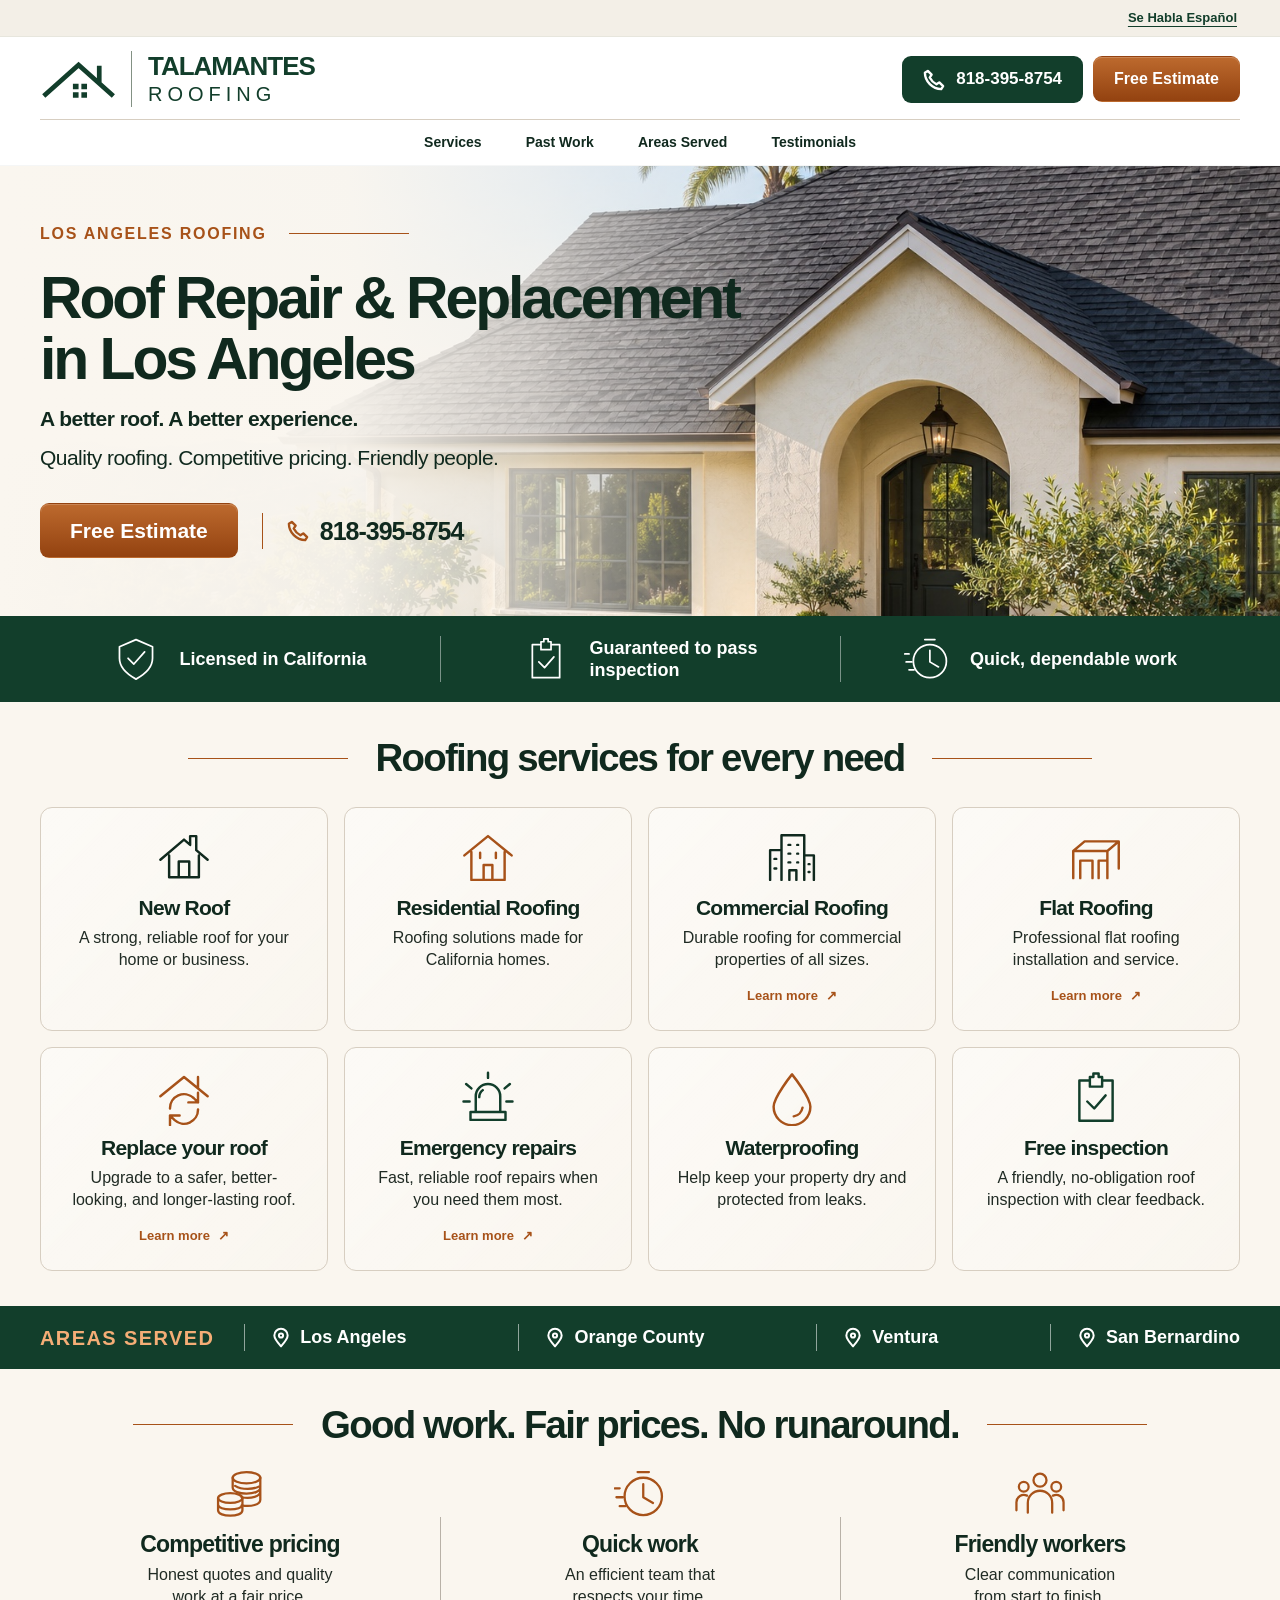
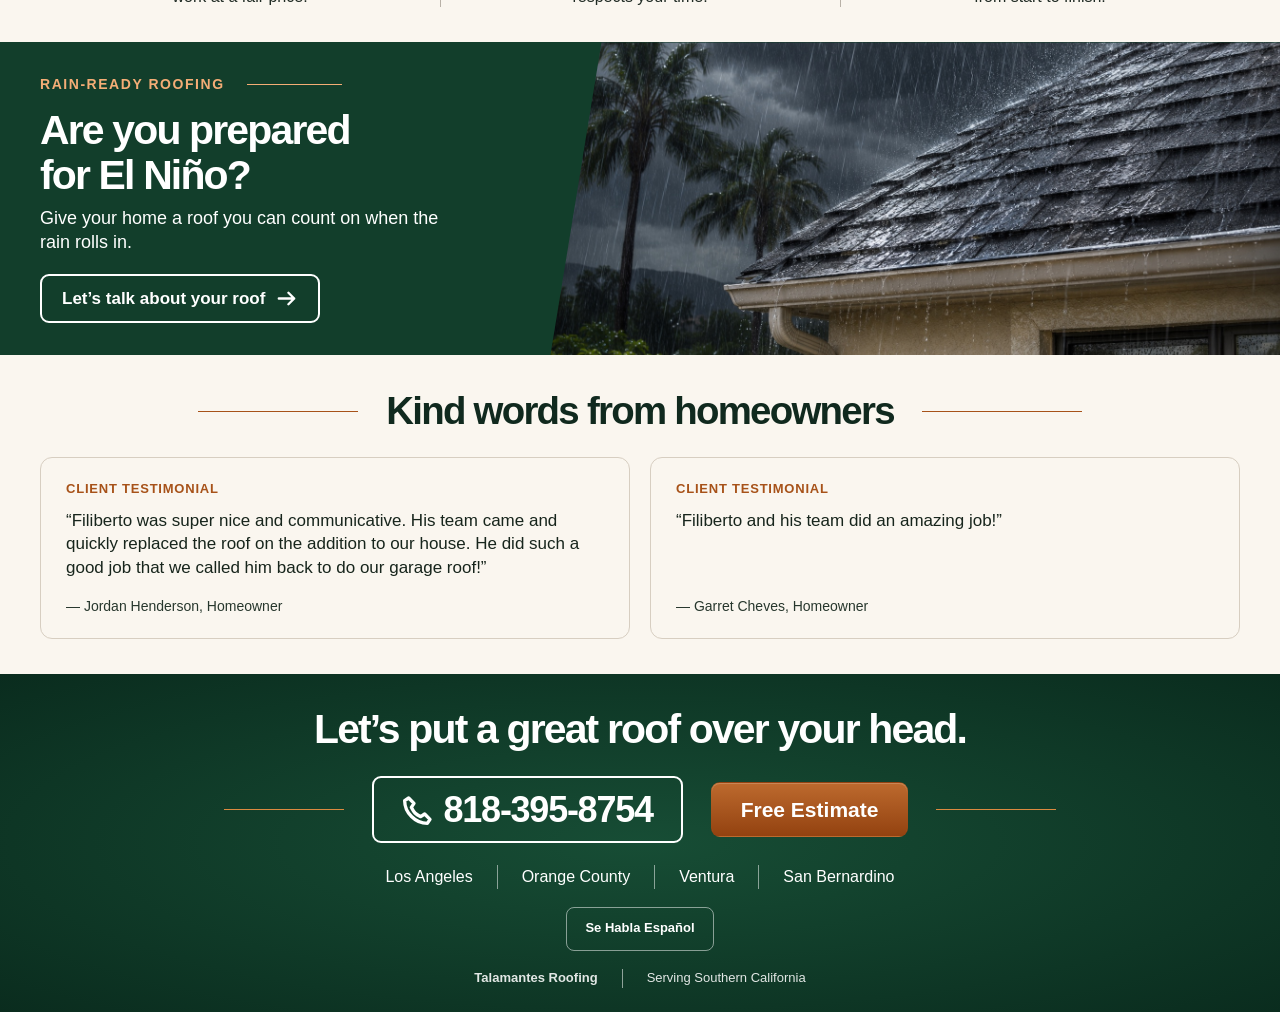
<file: index.html>
<!doctype html>
<html lang="en" prefix="og: https://ogp.me/ns#">
<head>
  <meta charset="utf-8">
  <meta name="viewport" content="width=device-width, initial-scale=1">
  <meta name="google-site-verification" content="dLWJ6cBguVOj9Tv09VyCpyEh7rrPFwbZTKCGKbrJ9j4">
  <meta name="description" content="Talamantes Roofing provides roof repair, roof replacement, and residential and commercial roofing in Los Angeles. Call 818-395-8754 for a free estimate.">
  <meta name="theme-color" content="#123e2b">
  <title>Los Angeles Roofing Contractor | Talamantes Roofing</title>
  <link rel="canonical" href="https://talamantes-roofing.vercel.app/">
  <link rel="alternate" hreflang="en" href="https://talamantes-roofing.vercel.app/">
  <link rel="alternate" hreflang="es" href="https://talamantes-roofing.vercel.app/es/">
  <link rel="alternate" hreflang="x-default" href="https://talamantes-roofing.vercel.app/">
  <link rel="icon" href="assets/favicon.svg" type="image/svg+xml">
  <link rel="stylesheet" href="styles.css">
  <script src="script.js" defer></script>
  <!-- Link sharing preview -->
  <meta property="og:type" content="website">
  <meta property="og:site_name" content="Talamantes Roofing">
  <meta property="og:title" content="Talamantes Roofing | Los Angeles Roofing">
  <meta property="og:description" content="Talamantes Roofing provides roof repair, roof replacement, and residential and commercial roofing in Los Angeles. Call 818-395-8754 for a free estimate.">
  <meta property="og:url" content="https://talamantes-roofing.vercel.app/">
  <meta property="og:locale" content="en_US">
  <meta property="og:locale:alternate" content="es_US">
  <meta property="og:image" content="https://talamantes-roofing.vercel.app/assets/roof-hero.jpg">
  <meta property="og:image:secure_url" content="https://talamantes-roofing.vercel.app/assets/roof-hero.jpg">
  <meta property="og:image:type" content="image/jpeg">
  <meta property="og:image:width" content="1536">
  <meta property="og:image:height" content="1024">
  <meta property="og:image:alt" content="Illustration of a California home with a shingle roof and arched entryway.">
  <meta name="twitter:card" content="summary_large_image">
  <meta name="twitter:title" content="Talamantes Roofing | Los Angeles Roofing">
  <meta name="twitter:description" content="Talamantes Roofing provides roof repair, roof replacement, and residential and commercial roofing in Los Angeles. Call 818-395-8754 for a free estimate.">
  <meta name="twitter:image" content="https://talamantes-roofing.vercel.app/assets/roof-hero.jpg">
  <meta name="twitter:image:alt" content="Illustration of a California home with a shingle roof and arched entryway.">
  <!-- End link sharing preview -->
</head>
<body>
  <a class="skip-link" href="#main">Skip to content</a>
  <svg class="icon-definitions" xmlns="http://www.w3.org/2000/svg" aria-hidden="true"><defs>
    <symbol id="roof" viewBox="0 0 64 64"><path d="M5 34 32 11l7 6V7h7v16l13 11M15 29v25h34V29M26 54V36h12v18"/></symbol>
    <symbol id="home" viewBox="0 0 64 64"><path d="M5 29 32 7l27 22M13 25v32h38V25M27 57V40h10v17M23 26v6m18-6v6"/></symbol>
    <symbol id="building" viewBox="0 0 64 64"><path d="M20 57V6h26v51M7 57V23h13M46 29h11v28M28 17h2m8 0h1M28 27h2m8 0h1M28 37h2m8 0h1M29 57V46h8v11M12 33h2m-2 11h2m37-5h1m-1 9h1"/></symbol>
    <symbol id="flat" viewBox="0 0 64 64"><path d="m6 24 13-11h39L45 24H6v31m0-31h39v31M58 13v31M14 55V35h14v20M35 55V35h10"/></symbol>
    <symbol id="replace" viewBox="0 0 64 64"><path d="M5 30 32 8l27 22M48 20V8M16 44a16 16 0 0 1 27-12l5 5m0-11v11H37M48 45a16 16 0 0 1-27 12l-5-5m0 11V52h11"/></symbol>
    <symbol id="emergency" viewBox="0 0 64 64"><path d="M18 48V30a14 14 0 0 1 28 0v18M12 48h40v9H12zM32 3v6M7 16l6 5M57 16l-6 5M4 36h7m42 0h7M22 31a10 10 0 0 1 4-8"/></symbol>
    <symbol id="drop" viewBox="0 0 64 64"><path d="M32 5S11 31 11 42a21 21 0 0 0 42 0C53 31 32 5 32 5ZM44 43a12 12 0 0 1-10 10"/></symbol>
    <symbol id="clipboard" viewBox="0 0 64 64"><path d="M23 12H13v46h38V12H41M26 8h3V4h6v4h4v11H25V8zM22 36l8 8 13-15"/></symbol>
    <symbol id="shield" viewBox="0 0 64 64"><path d="m32 5 23 10v16c0 14-12 23-23 29C21 54 9 45 9 31V15zM21 31l8 8 15-17"/></symbol>
    <symbol id="clock" viewBox="0 0 64 64"><circle cx="36" cy="35" r="23"/><path d="M36 20v16l12 7M29 5h14M7 25H1m10 11H3m11 11H7"/></symbol>
    <symbol id="coins" viewBox="0 0 64 64"><ellipse cx="40" cy="12" rx="17" ry="7"/><path d="M23 12v12c0 10 34 10 34 0V12M26 22c8 5 23 5 31 0M34 36c12 2 23-1 23-7v-5M34 46c12 2 23-1 23-7V29"/><ellipse cx="20" cy="37" rx="15" ry="6"/><path d="M5 37v15c0 9 30 9 30 0V37M5 45c0 8 30 8 30 0"/></symbol>
    <symbol id="people" viewBox="0 0 64 64"><circle cx="32" cy="15" r="8"/><circle cx="12" cy="23" r="6"/><circle cx="52" cy="23" r="6"/><path d="M17 55V43a15 15 0 0 1 30 0v12M3 52V42a9 9 0 0 1 13-8m45 18V42a9 9 0 0 0-13-8"/></symbol>
    <symbol id="pin" viewBox="0 0 24 24"><path d="M12 22S4 13 4 9a8 8 0 1 1 16 0c0 4-8 13-8 13Z"/><circle cx="12" cy="9" r="2.5"/></symbol>
    <symbol id="phone" viewBox="0 0 24 24"><path d="m5 3 4 4-2 3c2 4 3 5 7 7l3-2 4 4-2 3C10 22 2 14 2 5z"/></symbol>
    <symbol id="arrow" viewBox="0 0 24 24"><path d="M4 12h16m-6-6 6 6-6 6"/></symbol>
  </defs></svg>

  <header class="site-header">
    <div class="language-bar"><div class="wrap"><a class="language-toggle" href="es/" data-language-toggle lang="es" hreflang="es" aria-label="Se Habla Español — ver esta página en español">Se Habla Español</a></div></div>
    <div class="header-inner wrap">
      <a class="brand" href="#top" aria-label="Talamantes Roofing home">
        <svg class="brand-mark" viewBox="0 0 84 52" aria-hidden="true"><path d="m4 44 37-33 37 33M63 31V12" fill="none" stroke="currentColor" stroke-width="5"/><path d="M35 31h6v6h-6zm9 0h6v6h-6zm-9 9h6v6h-6zm9 0h6v6h-6z" fill="currentColor"/></svg>
        <span class="brand-words"><strong>Talamantes</strong><span>Roofing</span></span>
      </a>
      <nav class="desktop-nav" aria-label="Main navigation"><a href="#services">Services</a><a href="past-work.html">Past Work</a><a href="#areas">Areas Served</a><a href="#testimonials">Testimonials</a></nav>
      <div class="header-actions"><a class="button button-green header-phone" href="tel:+18183958754"><svg class="icon" aria-hidden="true"><use href="#phone"/></svg>818-395-8754</a><button class="button button-copper header-estimate" data-estimate>Free Estimate</button><button class="menu-toggle" aria-expanded="false" aria-controls="mobile-nav" aria-label="Open navigation"><span></span><span></span><span></span></button></div>
    </div>
    <nav id="mobile-nav" class="mobile-nav" aria-label="Mobile navigation" hidden><a href="#services">Services</a><a href="past-work.html">Past Work</a><a href="#areas">Areas Served</a><a href="#testimonials">Testimonials</a><button class="button button-copper" data-estimate>Free Estimate</button></nav>
  </header>

  <main id="main">
    <section class="hero" id="top" aria-labelledby="hero-title">
      <div class="wrap hero-inner"><div class="hero-copy"><p class="eyebrow">Los Angeles roofing <span></span></p><h1 id="hero-title">Roof Repair &amp; Replacement in Los Angeles</h1><p class="hero-tagline">A better roof. A better experience.</p><p class="hero-description">Quality roofing. Competitive pricing. Friendly people.</p><div class="hero-actions"><button class="button button-copper button-large" data-estimate>Free Estimate</button><a class="hero-phone" href="tel:+18183958754"><svg class="icon" aria-hidden="true"><use href="#phone"/></svg>818-395-8754</a></div></div></div>
    </section>

    <div class="trust-strip"><div class="wrap trust-grid"><div><svg class="icon" aria-hidden="true"><use href="#shield"/></svg><span>Licensed in California</span></div><div><svg class="icon" aria-hidden="true"><use href="#clipboard"/></svg><span>Guaranteed to pass<br class="desktop-break"> inspection</span></div><div><svg class="icon" aria-hidden="true"><use href="#clock"/></svg><span>Quick, dependable work</span></div></div></div>

    <section class="services section-pad" id="services" aria-labelledby="services-title"><div class="wrap"><h2 class="ruled-heading" id="services-title">Roofing services for every need</h2><div class="service-grid">
      <article class="service-card"><svg class="service-icon" aria-hidden="true"><use href="#roof"/></svg><h3>New Roof</h3><p>A strong, reliable roof for your home or business.</p></article>
      <article class="service-card"><svg class="service-icon" aria-hidden="true"><use href="#home"/></svg><h3>Residential Roofing</h3><p>Roofing solutions made for California homes.</p></article>
      <a class="service-card service-card-link" href="commercial-roofing.html"><svg class="service-icon" aria-hidden="true"><use href="#building"/></svg><h3>Commercial Roofing</h3><p>Durable roofing for commercial properties of all sizes.</p><span class="service-learn">Learn more <span aria-hidden="true">↗</span></span></a>
      <a class="service-card service-card-link" href="flat-roofing.html"><svg class="service-icon" aria-hidden="true"><use href="#flat"/></svg><h3>Flat Roofing</h3><p>Professional flat roofing installation and service.</p><span class="service-learn">Learn more <span aria-hidden="true">↗</span></span></a>
      <a class="service-card service-card-link" href="roof-replacement.html"><svg class="service-icon" aria-hidden="true"><use href="#replace"/></svg><h3>Replace your roof</h3><p>Upgrade to a safer, better-looking, and longer-lasting roof.</p><span class="service-learn">Learn more <span aria-hidden="true">↗</span></span></a>
      <a class="service-card service-card-link" href="roof-repair.html"><svg class="service-icon" aria-hidden="true"><use href="#emergency"/></svg><h3>Emergency repairs</h3><p>Fast, reliable roof repairs when you need them most.</p><span class="service-learn">Learn more <span aria-hidden="true">↗</span></span></a>
      <article class="service-card"><svg class="service-icon" aria-hidden="true"><use href="#drop"/></svg><h3>Waterproofing</h3><p>Help keep your property dry and protected from leaks.</p></article>
      <article class="service-card"><svg class="service-icon" aria-hidden="true"><use href="#clipboard"/></svg><h3>Free inspection</h3><p>A friendly, no-obligation roof inspection with clear feedback.</p></article>
    </div></div></section>

    <section class="areas" id="areas" aria-labelledby="areas-title"><div class="wrap areas-inner"><h2 id="areas-title">Areas Served</h2><ul><li><svg class="icon" aria-hidden="true"><use href="#pin"/></svg>Los Angeles</li><li><svg class="icon" aria-hidden="true"><use href="#pin"/></svg>Orange County</li><li><svg class="icon" aria-hidden="true"><use href="#pin"/></svg>Ventura</li><li><svg class="icon" aria-hidden="true"><use href="#pin"/></svg>San Bernardino</li></ul></div></section>

    <section class="benefits section-pad" aria-labelledby="benefits-title"><div class="wrap"><h2 class="ruled-heading" id="benefits-title">Good work. Fair prices. No runaround.</h2><div class="benefit-grid"><article><svg class="service-icon" aria-hidden="true"><use href="#coins"/></svg><h3>Competitive pricing</h3><p>Honest quotes and quality<br>work at a fair price.</p></article><article><svg class="service-icon" aria-hidden="true"><use href="#clock"/></svg><h3>Quick work</h3><p>An efficient team that<br>respects your time.</p></article><article><svg class="service-icon" aria-hidden="true"><use href="#people"/></svg><h3>Friendly workers</h3><p>Clear communication<br>from start to finish.</p></article></div></div></section>

    <section class="storm" aria-labelledby="storm-title"><div class="wrap storm-inner"><div class="storm-copy"><p class="eyebrow">Rain-ready roofing <span></span></p><h2 id="storm-title">Are you prepared<br>for El Niño?</h2><p>Give your home a roof you can count on when the rain rolls in.</p><button class="button button-outline" data-estimate>Let’s talk about your roof <svg class="icon" aria-hidden="true"><use href="#arrow"/></svg></button></div></div></section>

    <section class="testimonials section-pad" id="testimonials" aria-labelledby="testimonials-title"><div class="wrap"><h2 class="ruled-heading" id="testimonials-title">Kind words from homeowners</h2><div class="testimonial-grid"><figure class="review featured-review"><p class="review-label">Client testimonial</p><blockquote>“Filiberto was super nice and communicative. His team came and quickly replaced the roof on the addition to our house. He did such a good job that we called him back to do our garage roof!”</blockquote><figcaption>— Jordan Henderson, Homeowner</figcaption></figure><figure class="review"><p class="review-label">Client testimonial</p><blockquote>“Filiberto and his team did an amazing job!”</blockquote><figcaption>— Garret Cheves, Homeowner</figcaption></figure></div></div></section>
  </main>

  <footer class="site-footer" id="contact"><div class="wrap"><h2>Let’s put a great roof over your head.</h2><div class="footer-actions"><a class="button button-outline footer-phone" href="tel:+18183958754"><svg class="icon" aria-hidden="true"><use href="#phone"/></svg>818-395-8754</a><button class="button button-copper button-large" data-estimate>Free Estimate</button></div><ul class="footer-areas"><li>Los Angeles</li><li>Orange County</li><li>Ventura</li><li>San Bernardino</li></ul><div class="footer-language"><a class="language-toggle" href="es/" data-language-toggle lang="es" hreflang="es" aria-label="Se Habla Español — ver esta página en español">Se Habla Español</a></div><p class="footer-note"><strong>Talamantes Roofing</strong><span>Serving Southern California</span></p></div></footer>


  <dialog id="estimate-dialog" aria-labelledby="estimate-title" aria-describedby="estimate-description"><button class="dialog-close" aria-label="Close estimate panel" autofocus>×</button><svg class="service-icon" aria-hidden="true"><use href="#roof"/></svg><p class="eyebrow">Let’s talk about your roof</p><h2 id="estimate-title">Your free estimate starts here.</h2><p id="estimate-description">Call Talamantes Roofing to tell us about your project and arrange a free estimate or roof inspection.</p><a class="button button-green button-large" href="tel:+18183958754"><svg class="icon" aria-hidden="true"><use href="#phone"/></svg>Call 818-395-8754</a><p class="dialog-areas">Serving Los Angeles, Orange County, Ventura and San Bernardino.</p></dialog>
</body>
</html>
</file>
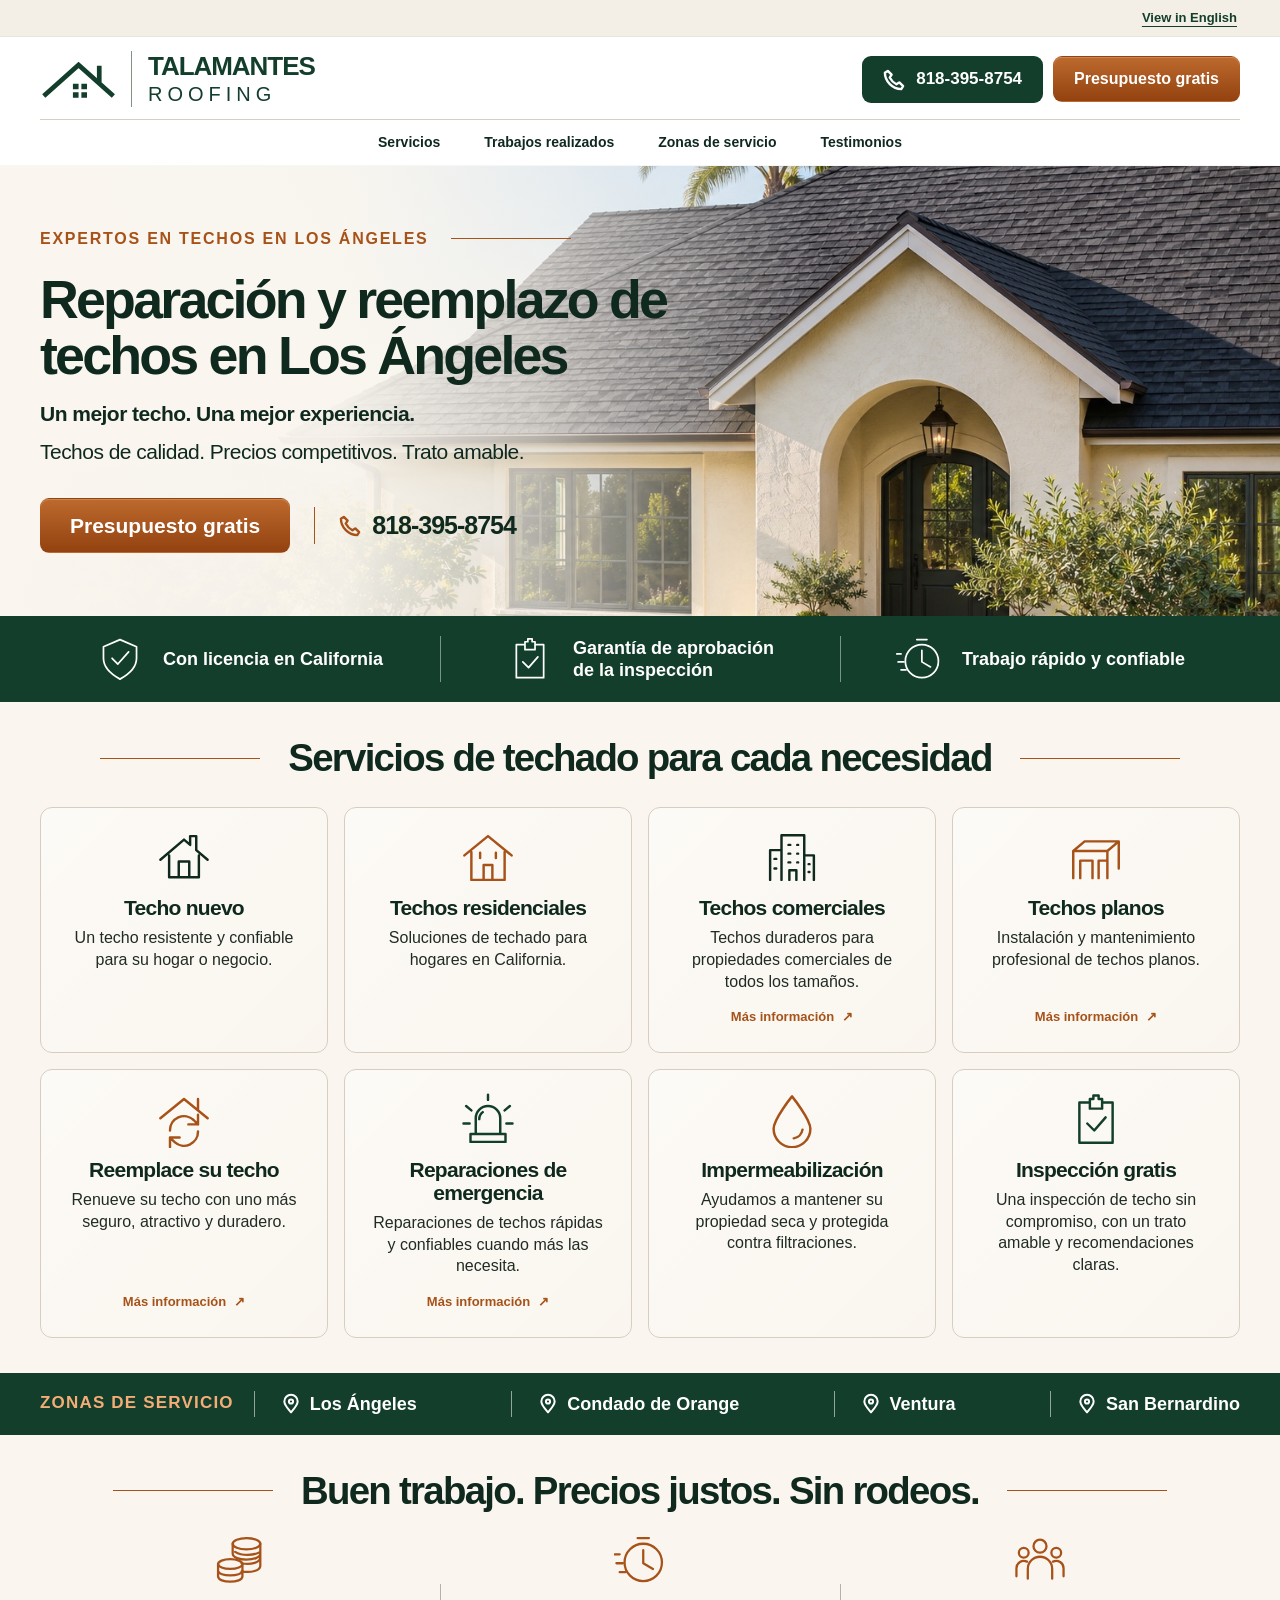
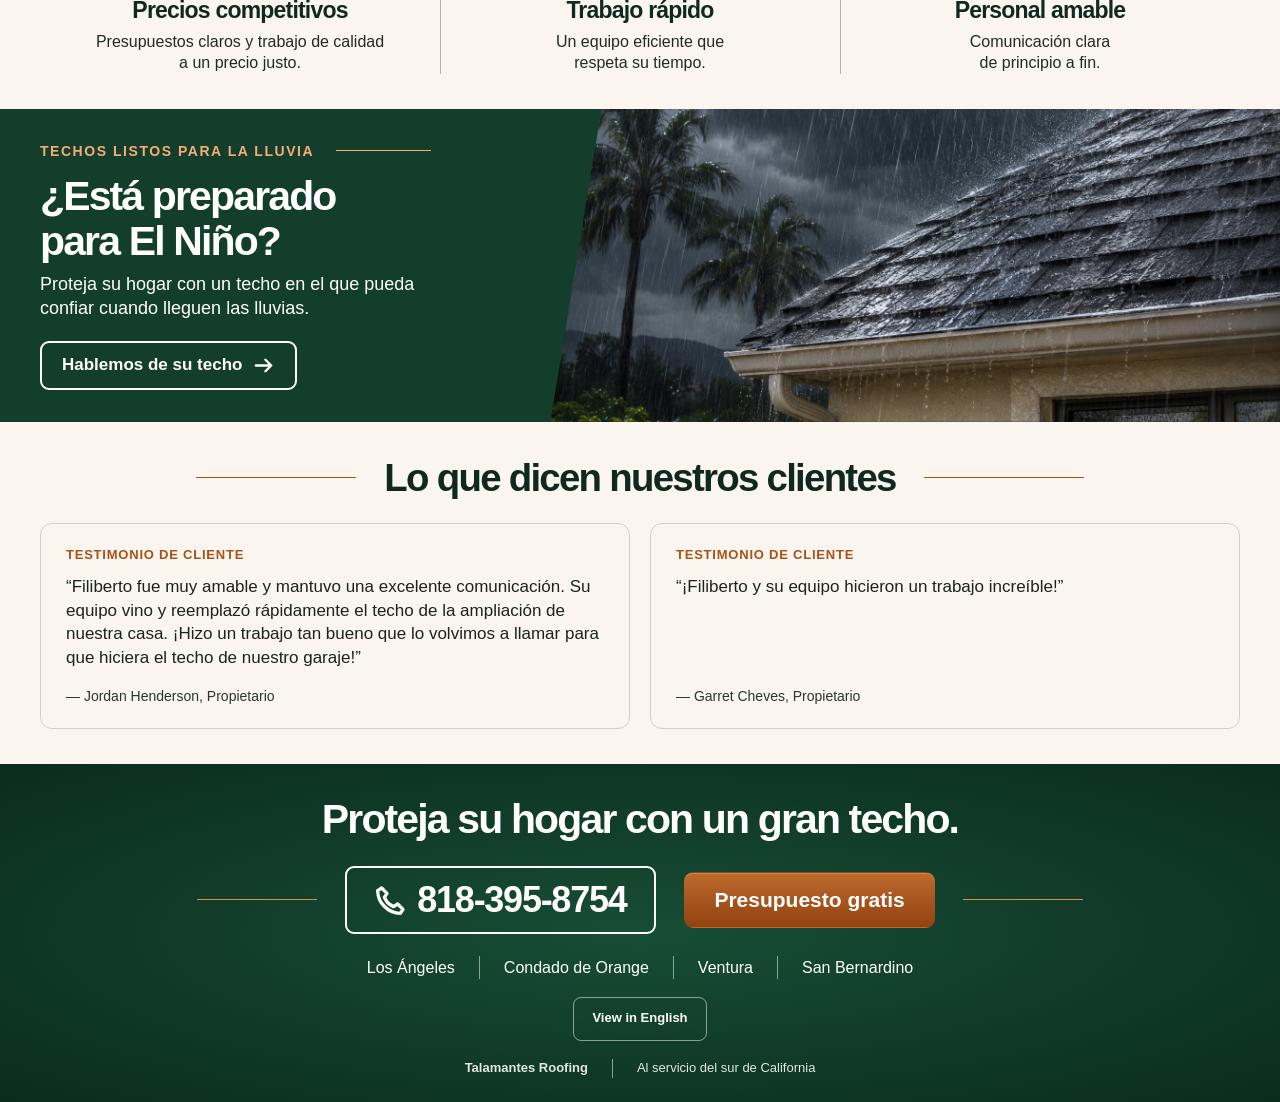
<file: es/index.html>
<!doctype html>
<html lang="es" prefix="og: https://ogp.me/ns#">
<head>
  <meta charset="utf-8">
  <meta name="viewport" content="width=device-width, initial-scale=1">
  <meta name="google-site-verification" content="dLWJ6cBguVOj9Tv09VyCpyEh7rrPFwbZTKCGKbrJ9j4">
  <meta name="description" content="Talamantes Roofing ofrece reparación y reemplazo de techos, además de techado residencial y comercial en Los Ángeles. Llame al 818-395-8754 para un presupuesto gratis.">
  <meta name="theme-color" content="#123e2b">
  <title>Contratista de techos en Los Ángeles | Talamantes Roofing</title>
  <link rel="canonical" href="https://talamantes-roofing.vercel.app/es/">
  <link rel="alternate" hreflang="en" href="https://talamantes-roofing.vercel.app/">
  <link rel="alternate" hreflang="es" href="https://talamantes-roofing.vercel.app/es/">
  <link rel="alternate" hreflang="x-default" href="https://talamantes-roofing.vercel.app/">
  <link rel="icon" href="../assets/favicon.svg" type="image/svg+xml">
  <link rel="stylesheet" href="../styles.css">
  <script src="../script.js" defer></script>
  <!-- Link sharing preview -->
  <meta property="og:type" content="website">
  <meta property="og:site_name" content="Talamantes Roofing">
  <meta property="og:title" content="Talamantes Roofing | Techos en Los Ángeles">
  <meta property="og:description" content="Talamantes Roofing ofrece reparación y reemplazo de techos, además de techado residencial y comercial en Los Ángeles. Llame al 818-395-8754 para un presupuesto gratis.">
  <meta property="og:url" content="https://talamantes-roofing.vercel.app/es/">
  <meta property="og:locale" content="es_US">
  <meta property="og:locale:alternate" content="en_US">
  <meta property="og:image" content="https://talamantes-roofing.vercel.app/assets/roof-hero.jpg">
  <meta property="og:image:secure_url" content="https://talamantes-roofing.vercel.app/assets/roof-hero.jpg">
  <meta property="og:image:type" content="image/jpeg">
  <meta property="og:image:width" content="1536">
  <meta property="og:image:height" content="1024">
  <meta property="og:image:alt" content="Ilustración de una casa de California con techo de tejas asfálticas y entrada arqueada.">
  <meta name="twitter:card" content="summary_large_image">
  <meta name="twitter:title" content="Talamantes Roofing | Techos en Los Ángeles">
  <meta name="twitter:description" content="Talamantes Roofing ofrece reparación y reemplazo de techos, además de techado residencial y comercial en Los Ángeles. Llame al 818-395-8754 para un presupuesto gratis.">
  <meta name="twitter:image" content="https://talamantes-roofing.vercel.app/assets/roof-hero.jpg">
  <meta name="twitter:image:alt" content="Ilustración de una casa de California con techo de tejas asfálticas y entrada arqueada.">
  <!-- End link sharing preview -->
</head>
<body>
  <a class="skip-link" href="#main">Saltar al contenido</a>
  <svg class="icon-definitions" xmlns="http://www.w3.org/2000/svg" aria-hidden="true"><defs>
    <symbol id="roof" viewbox="0 0 64 64"><path d="M5 34 32 11l7 6V7h7v16l13 11M15 29v25h34V29M26 54V36h12v18"/></symbol>
    <symbol id="home" viewbox="0 0 64 64"><path d="M5 29 32 7l27 22M13 25v32h38V25M27 57V40h10v17M23 26v6m18-6v6"/></symbol>
    <symbol id="building" viewbox="0 0 64 64"><path d="M20 57V6h26v51M7 57V23h13M46 29h11v28M28 17h2m8 0h1M28 27h2m8 0h1M28 37h2m8 0h1M29 57V46h8v11M12 33h2m-2 11h2m37-5h1m-1 9h1"/></symbol>
    <symbol id="flat" viewbox="0 0 64 64"><path d="m6 24 13-11h39L45 24H6v31m0-31h39v31M58 13v31M14 55V35h14v20M35 55V35h10"/></symbol>
    <symbol id="replace" viewbox="0 0 64 64"><path d="M5 30 32 8l27 22M48 20V8M16 44a16 16 0 0 1 27-12l5 5m0-11v11H37M48 45a16 16 0 0 1-27 12l-5-5m0 11V52h11"/></symbol>
    <symbol id="emergency" viewbox="0 0 64 64"><path d="M18 48V30a14 14 0 0 1 28 0v18M12 48h40v9H12zM32 3v6M7 16l6 5M57 16l-6 5M4 36h7m42 0h7M22 31a10 10 0 0 1 4-8"/></symbol>
    <symbol id="drop" viewbox="0 0 64 64"><path d="M32 5S11 31 11 42a21 21 0 0 0 42 0C53 31 32 5 32 5ZM44 43a12 12 0 0 1-10 10"/></symbol>
    <symbol id="clipboard" viewbox="0 0 64 64"><path d="M23 12H13v46h38V12H41M26 8h3V4h6v4h4v11H25V8zM22 36l8 8 13-15"/></symbol>
    <symbol id="shield" viewbox="0 0 64 64"><path d="m32 5 23 10v16c0 14-12 23-23 29C21 54 9 45 9 31V15zM21 31l8 8 15-17"/></symbol>
    <symbol id="clock" viewbox="0 0 64 64"><circle cx="36" cy="35" r="23"/><path d="M36 20v16l12 7M29 5h14M7 25H1m10 11H3m11 11H7"/></symbol>
    <symbol id="coins" viewbox="0 0 64 64"><ellipse cx="40" cy="12" rx="17" ry="7"/><path d="M23 12v12c0 10 34 10 34 0V12M26 22c8 5 23 5 31 0M34 36c12 2 23-1 23-7v-5M34 46c12 2 23-1 23-7V29"/><ellipse cx="20" cy="37" rx="15" ry="6"/><path d="M5 37v15c0 9 30 9 30 0V37M5 45c0 8 30 8 30 0"/></symbol>
    <symbol id="people" viewbox="0 0 64 64"><circle cx="32" cy="15" r="8"/><circle cx="12" cy="23" r="6"/><circle cx="52" cy="23" r="6"/><path d="M17 55V43a15 15 0 0 1 30 0v12M3 52V42a9 9 0 0 1 13-8m45 18V42a9 9 0 0 0-13-8"/></symbol>
    <symbol id="pin" viewbox="0 0 24 24"><path d="M12 22S4 13 4 9a8 8 0 1 1 16 0c0 4-8 13-8 13Z"/><circle cx="12" cy="9" r="2.5"/></symbol>
    <symbol id="phone" viewbox="0 0 24 24"><path d="m5 3 4 4-2 3c2 4 3 5 7 7l3-2 4 4-2 3C10 22 2 14 2 5z"/></symbol>
    <symbol id="arrow" viewbox="0 0 24 24"><path d="M4 12h16m-6-6 6 6-6 6"/></symbol>
  </defs></svg>

  <header class="site-header">
    <div class="language-bar"><div class="wrap"><a class="language-toggle" href="../" data-language-toggle lang="en" hreflang="en" aria-label="View this page in English">View in English</a></div></div>
    <div class="header-inner wrap">
      <a class="brand" href="#top" aria-label="Inicio de Talamantes Roofing">
        <svg class="brand-mark" viewbox="0 0 84 52" aria-hidden="true"><path d="m4 44 37-33 37 33M63 31V12" fill="none" stroke="currentColor" stroke-width="5"/><path d="M35 31h6v6h-6zm9 0h6v6h-6zm-9 9h6v6h-6zm9 0h6v6h-6z" fill="currentColor"/></svg>
        <span class="brand-words"><strong>Talamantes</strong><span>Roofing</span></span>
      </a>
      <nav class="desktop-nav" aria-label="Navegación principal"><a href="#services">Servicios</a><a href="past-work.html">Trabajos realizados</a><a href="#areas">Zonas de servicio</a><a href="#testimonials">Testimonios</a></nav>
      <div class="header-actions"><a class="button button-green header-phone" href="tel:+18183958754"><svg class="icon" aria-hidden="true"><use href="#phone"/></svg>818-395-8754</a><button class="button button-copper header-estimate" data-estimate>Presupuesto gratis</button><button class="menu-toggle" aria-expanded="false" aria-controls="mobile-nav" aria-label="Abrir menú"><span></span><span></span><span></span></button></div>
    </div>
    <nav id="mobile-nav" class="mobile-nav" aria-label="Navegación móvil" hidden><a href="#services">Servicios</a><a href="past-work.html">Trabajos realizados</a><a href="#areas">Zonas de servicio</a><a href="#testimonials">Testimonios</a><button class="button button-copper" data-estimate>Presupuesto gratis</button></nav>
  </header>

  <main id="main">
    <section class="hero" id="top" aria-labelledby="hero-title">
      <div class="wrap hero-inner"><div class="hero-copy"><p class="eyebrow">Expertos en techos en Los Ángeles <span></span></p><h1 id="hero-title">Reparación y reemplazo de techos en Los Ángeles</h1><p class="hero-tagline">Un mejor techo. Una mejor experiencia.</p><p class="hero-description">Techos de calidad. Precios competitivos. Trato amable.</p><div class="hero-actions"><button class="button button-copper button-large" data-estimate>Presupuesto gratis</button><a class="hero-phone" href="tel:+18183958754"><svg class="icon" aria-hidden="true"><use href="#phone"/></svg>818-395-8754</a></div></div></div>
    </section>

    <div class="trust-strip"><div class="wrap trust-grid"><div><svg class="icon" aria-hidden="true"><use href="#shield"/></svg><span>Con licencia en California</span></div><div><svg class="icon" aria-hidden="true"><use href="#clipboard"/></svg><span>Garantía de aprobación<br class="desktop-break"> de la inspección</span></div><div><svg class="icon" aria-hidden="true"><use href="#clock"/></svg><span>Trabajo rápido y confiable</span></div></div></div>

    <section class="services section-pad" id="services" aria-labelledby="services-title"><div class="wrap"><h2 class="ruled-heading" id="services-title">Servicios de techado para cada necesidad</h2><div class="service-grid">
      <article class="service-card"><svg class="service-icon" aria-hidden="true"><use href="#roof"/></svg><h3>Techo nuevo</h3><p>Un techo resistente y confiable para su hogar o negocio.</p></article>
      <article class="service-card"><svg class="service-icon" aria-hidden="true"><use href="#home"/></svg><h3>Techos residenciales</h3><p>Soluciones de techado para hogares en California.</p></article>
      <a class="service-card service-card-link" href="commercial-roofing.html"><svg class="service-icon" aria-hidden="true"><use href="#building"/></svg><h3>Techos comerciales</h3><p>Techos duraderos para propiedades comerciales de todos los tamaños.</p><span class="service-learn">Más información <span aria-hidden="true">↗</span></span></a>
      <a class="service-card service-card-link" href="flat-roofing.html"><svg class="service-icon" aria-hidden="true"><use href="#flat"/></svg><h3>Techos planos</h3><p>Instalación y mantenimiento profesional de techos planos.</p><span class="service-learn">Más información <span aria-hidden="true">↗</span></span></a>
      <a class="service-card service-card-link" href="roof-replacement.html"><svg class="service-icon" aria-hidden="true"><use href="#replace"/></svg><h3>Reemplace su techo</h3><p>Renueve su techo con uno más seguro, atractivo y duradero.</p><span class="service-learn">Más información <span aria-hidden="true">↗</span></span></a>
      <a class="service-card service-card-link" href="roof-repair.html"><svg class="service-icon" aria-hidden="true"><use href="#emergency"/></svg><h3>Reparaciones de emergencia</h3><p>Reparaciones de techos rápidas y confiables cuando más las necesita.</p><span class="service-learn">Más información <span aria-hidden="true">↗</span></span></a>
      <article class="service-card"><svg class="service-icon" aria-hidden="true"><use href="#drop"/></svg><h3>Impermeabilización</h3><p>Ayudamos a mantener su propiedad seca y protegida contra filtraciones.</p></article>
      <article class="service-card"><svg class="service-icon" aria-hidden="true"><use href="#clipboard"/></svg><h3>Inspección gratis</h3><p>Una inspección de techo sin compromiso, con un trato amable y recomendaciones claras.</p></article>
    </div></div></section>

    <section class="areas" id="areas" aria-labelledby="areas-title"><div class="wrap areas-inner"><h2 id="areas-title">Zonas de servicio</h2><ul><li><svg class="icon" aria-hidden="true"><use href="#pin"/></svg>Los Ángeles</li><li><svg class="icon" aria-hidden="true"><use href="#pin"/></svg>Condado de Orange</li><li><svg class="icon" aria-hidden="true"><use href="#pin"/></svg>Ventura</li><li><svg class="icon" aria-hidden="true"><use href="#pin"/></svg>San Bernardino</li></ul></div></section>

    <section class="benefits section-pad" aria-labelledby="benefits-title"><div class="wrap"><h2 class="ruled-heading" id="benefits-title">Buen trabajo. Precios justos. Sin rodeos.</h2><div class="benefit-grid"><article><svg class="service-icon" aria-hidden="true"><use href="#coins"/></svg><h3>Precios competitivos</h3><p>Presupuestos claros y trabajo de calidad<br>a un precio justo.</p></article><article><svg class="service-icon" aria-hidden="true"><use href="#clock"/></svg><h3>Trabajo rápido</h3><p>Un equipo eficiente que<br>respeta su tiempo.</p></article><article><svg class="service-icon" aria-hidden="true"><use href="#people"/></svg><h3>Personal amable</h3><p>Comunicación clara<br>de principio a fin.</p></article></div></div></section>

    <section class="storm" aria-labelledby="storm-title"><div class="wrap storm-inner"><div class="storm-copy"><p class="eyebrow">Techos listos para la lluvia <span></span></p><h2 id="storm-title">¿Está preparado<br>para El Niño?</h2><p>Proteja su hogar con un techo en el que pueda confiar cuando lleguen las lluvias.</p><button class="button button-outline" data-estimate>Hablemos de su techo <svg class="icon" aria-hidden="true"><use href="#arrow"/></svg></button></div></div></section>

    <section class="testimonials section-pad" id="testimonials" aria-labelledby="testimonials-title"><div class="wrap"><h2 class="ruled-heading" id="testimonials-title">Lo que dicen nuestros clientes</h2><div class="testimonial-grid"><figure class="review featured-review"><p class="review-label">Testimonio de cliente</p><blockquote>“Filiberto fue muy amable y mantuvo una excelente comunicación. Su equipo vino y reemplazó rápidamente el techo de la ampliación de nuestra casa. ¡Hizo un trabajo tan bueno que lo volvimos a llamar para que hiciera el techo de nuestro garaje!”</blockquote><figcaption>— Jordan Henderson, Propietario</figcaption></figure><figure class="review"><p class="review-label">Testimonio de cliente</p><blockquote>“¡Filiberto y su equipo hicieron un trabajo increíble!”</blockquote><figcaption>— Garret Cheves, Propietario</figcaption></figure></div></div></section>
  </main>

  <footer class="site-footer" id="contact"><div class="wrap"><h2>Proteja su hogar con un gran techo.</h2><div class="footer-actions"><a class="button button-outline footer-phone" href="tel:+18183958754"><svg class="icon" aria-hidden="true"><use href="#phone"/></svg>818-395-8754</a><button class="button button-copper button-large" data-estimate>Presupuesto gratis</button></div><ul class="footer-areas"><li>Los Ángeles</li><li>Condado de Orange</li><li>Ventura</li><li>San Bernardino</li></ul><div class="footer-language"><a class="language-toggle" href="../" data-language-toggle lang="en" hreflang="en" aria-label="View this page in English">View in English</a></div><p class="footer-note"><strong>Talamantes Roofing</strong><span>Al servicio del sur de California</span></p></div></footer>


  <dialog id="estimate-dialog" aria-labelledby="estimate-title" aria-describedby="estimate-description"><button class="dialog-close" aria-label="Cerrar panel de presupuesto" autofocus>×</button><svg class="service-icon" aria-hidden="true"><use href="#roof"/></svg><p class="eyebrow">Hablemos de su techo</p><h2 id="estimate-title">Su presupuesto gratis comienza aquí.</h2><p id="estimate-description">Llame a Talamantes Roofing para contarnos sobre su proyecto y coordinar un presupuesto o una inspección de techo gratis.</p><a class="button button-green button-large" href="tel:+18183958754"><svg class="icon" aria-hidden="true"><use href="#phone"/></svg>Llame al 818-395-8754</a><p class="dialog-areas">Atendemos Los Ángeles, el condado de Orange, Ventura y San Bernardino.</p></dialog>
</body>
</html>
</file>
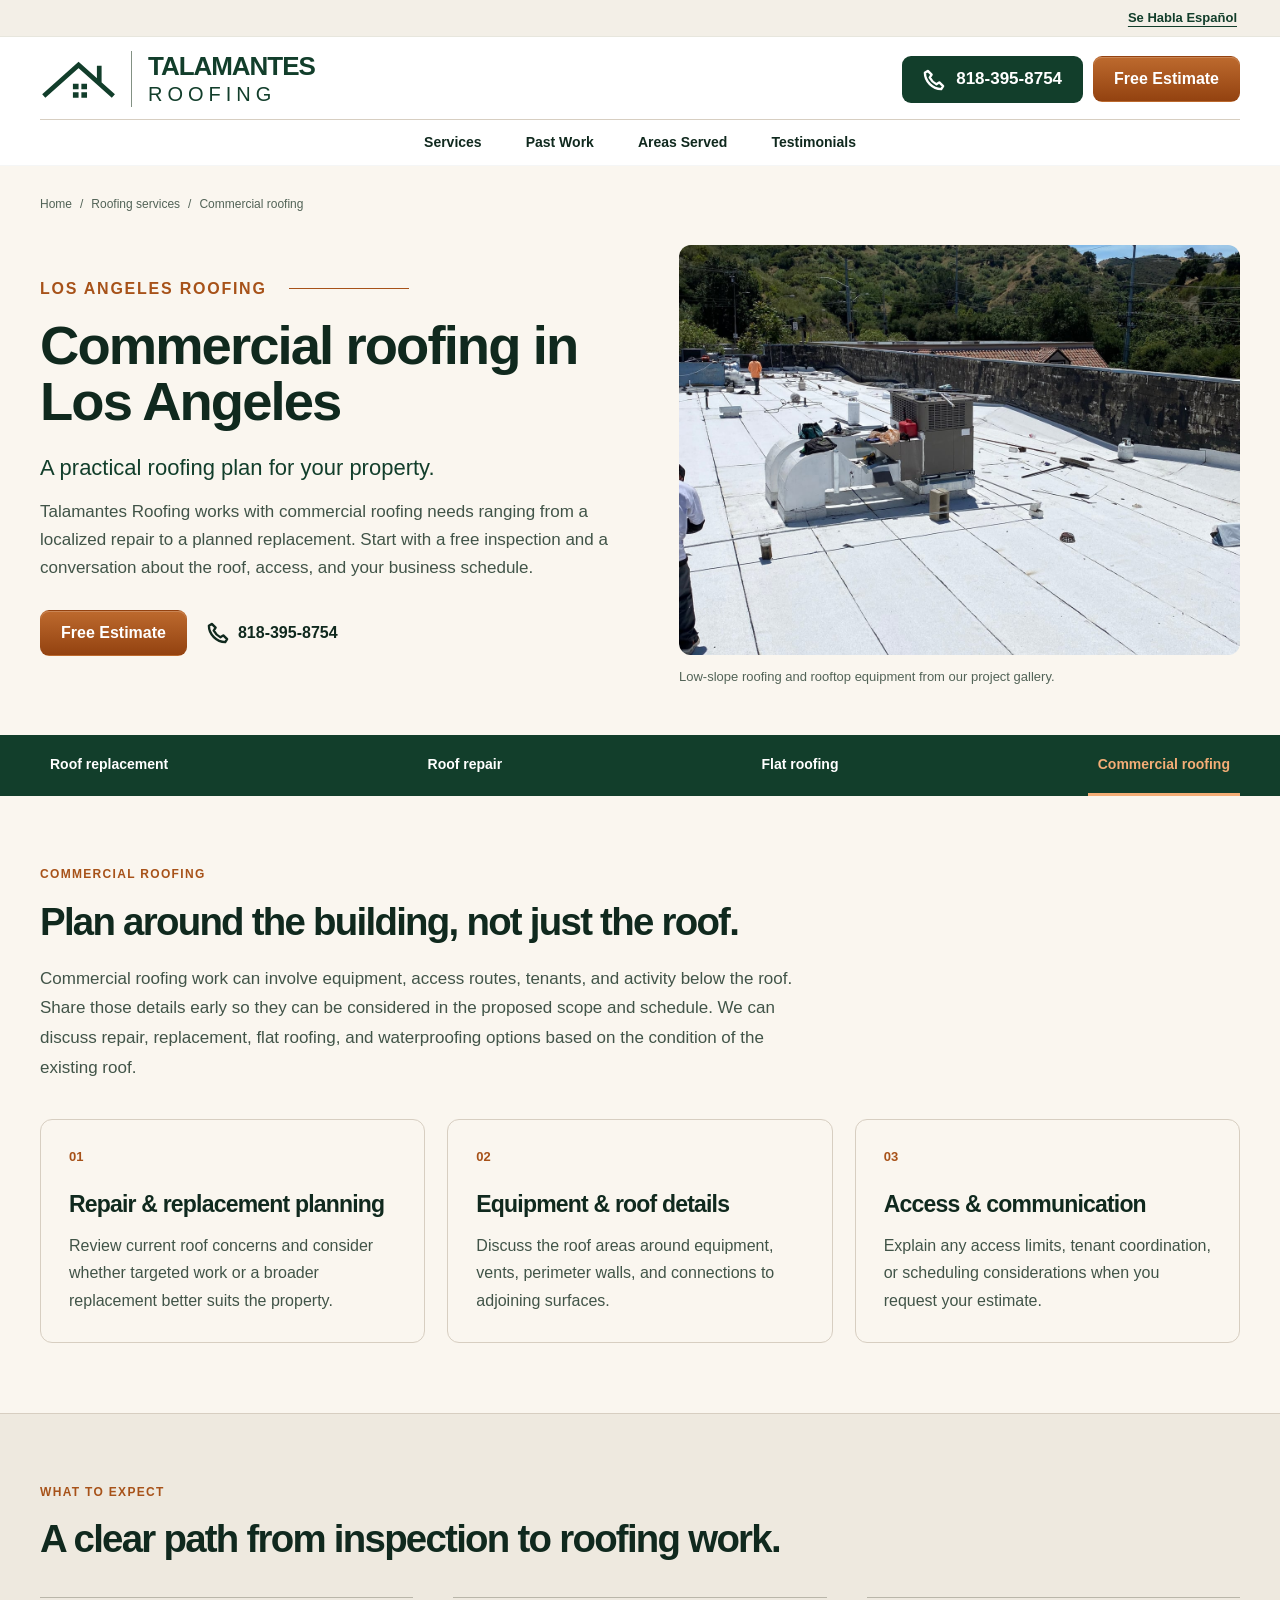
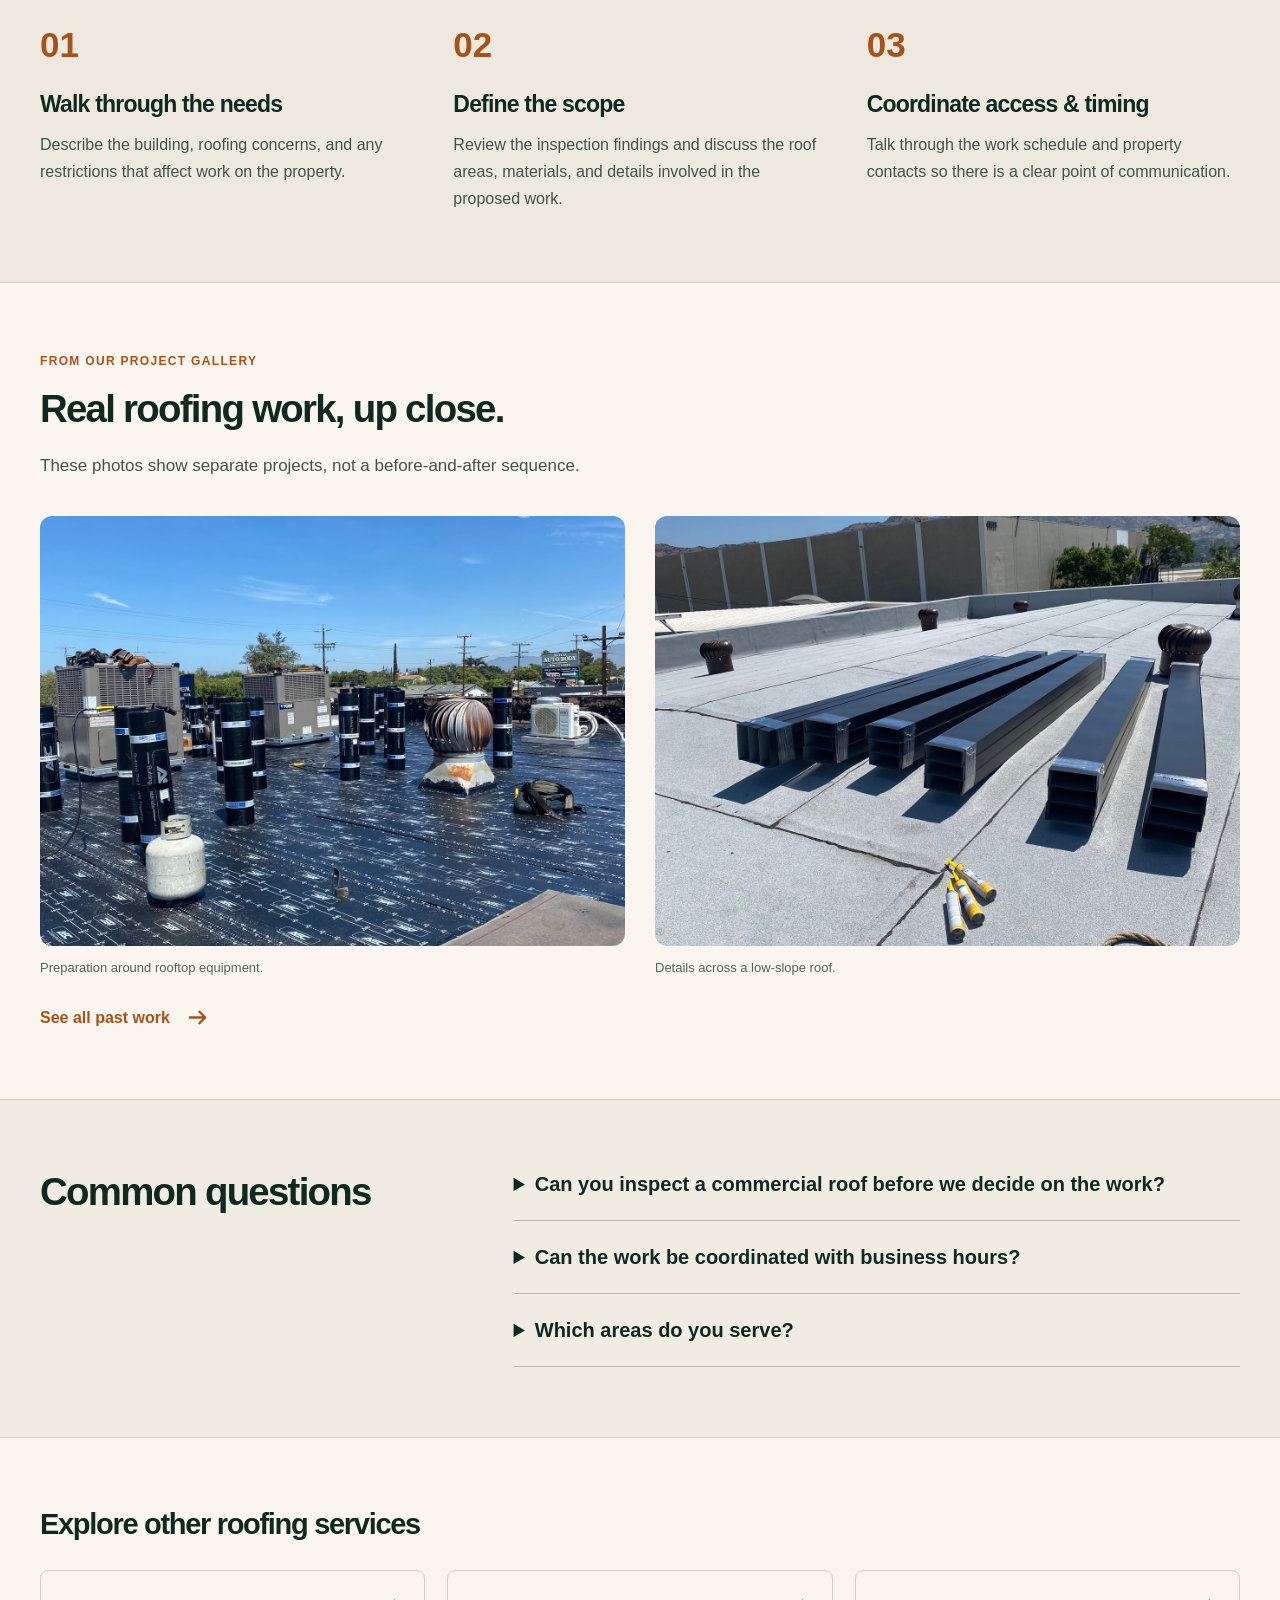
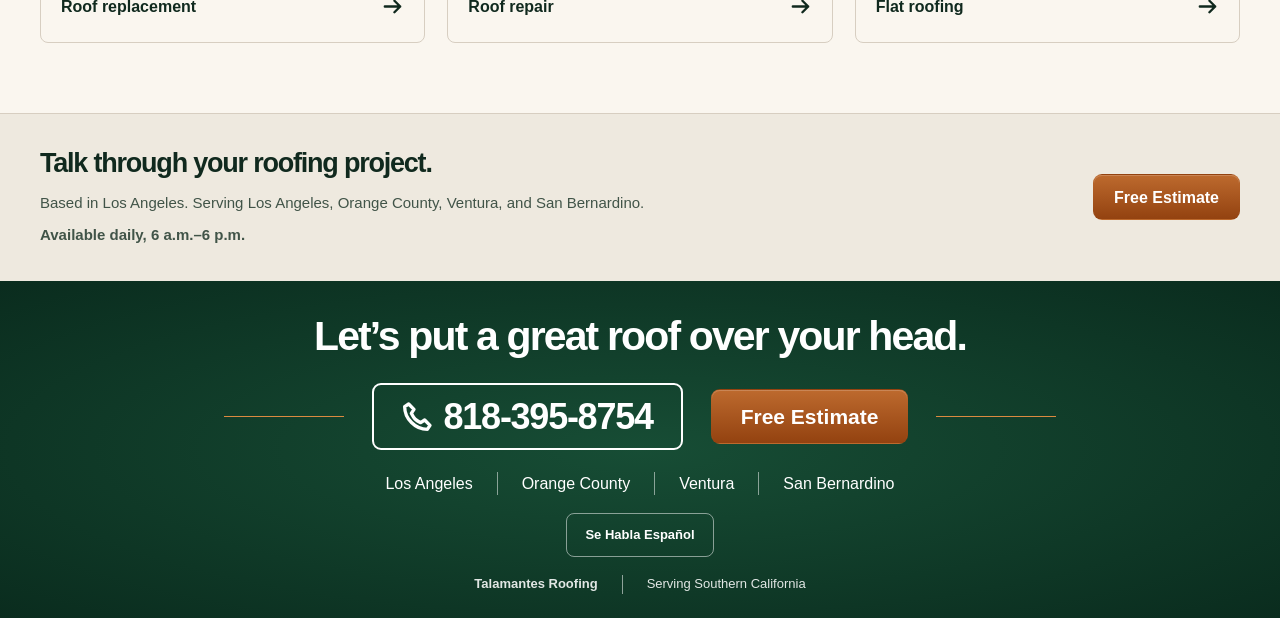
<file: commercial-roofing.html>
<!doctype html>
<html lang="en" prefix="og: https://ogp.me/ns#">
<head>
  <meta charset="utf-8">
  <meta name="viewport" content="width=device-width, initial-scale=1">
  <meta name="description" content="Commercial roof replacement, repairs, flat roofing, and waterproofing in Los Angeles. Explore Talamantes Roofing project photos and call 818-395-8754 for an estimate.">
  <meta name="theme-color" content="#123e2b">
  <title>Commercial Roofing in Los Angeles | Talamantes Roofing</title>
  <link rel="canonical" href="https://talamantes-roofing.vercel.app/commercial-roofing.html">
  <link rel="alternate" hreflang="en" href="https://talamantes-roofing.vercel.app/commercial-roofing.html">
  <link rel="alternate" hreflang="es" href="https://talamantes-roofing.vercel.app/es/commercial-roofing.html">
  <link rel="alternate" hreflang="x-default" href="https://talamantes-roofing.vercel.app/commercial-roofing.html">
  <link rel="icon" href="assets/favicon.svg" type="image/svg+xml">
  <link rel="stylesheet" href="styles.css">
  <script src="script.js" defer></script>
  <!-- Link sharing preview -->
  <meta property="og:type" content="website">
  <meta property="og:site_name" content="Talamantes Roofing">
  <meta property="og:title" content="Commercial Roofing in Los Angeles | Talamantes Roofing">
  <meta property="og:description" content="Commercial roof replacement, repairs, flat roofing, and waterproofing in Los Angeles. Explore Talamantes Roofing project photos and call 818-395-8754 for an estimate.">
  <meta property="og:url" content="https://talamantes-roofing.vercel.app/commercial-roofing.html">
  <meta property="og:locale" content="en_US">
  <meta property="og:locale:alternate" content="es_US">
  <meta property="og:image" content="https://talamantes-roofing.vercel.app/assets/roof-hero.jpg">
  <meta property="og:image:secure_url" content="https://talamantes-roofing.vercel.app/assets/roof-hero.jpg">
  <meta property="og:image:type" content="image/jpeg">
  <meta property="og:image:width" content="1536">
  <meta property="og:image:height" content="1024">
  <meta property="og:image:alt" content="Illustration of a California home with a shingle roof and arched entryway.">
  <meta name="twitter:card" content="summary_large_image">
  <meta name="twitter:title" content="Commercial Roofing in Los Angeles | Talamantes Roofing">
  <meta name="twitter:description" content="Commercial roof replacement, repairs, flat roofing, and waterproofing in Los Angeles. Explore Talamantes Roofing project photos and call 818-395-8754 for an estimate.">
  <meta name="twitter:image" content="https://talamantes-roofing.vercel.app/assets/roof-hero.jpg">
  <meta name="twitter:image:alt" content="Illustration of a California home with a shingle roof and arched entryway.">
  <!-- End link sharing preview -->
</head>
<body>
  <a class="skip-link" href="#main">Skip to content</a>
  <svg class="icon-definitions" xmlns="http://www.w3.org/2000/svg" aria-hidden="true"><defs>
    <symbol id="roof" viewBox="0 0 64 64"><path d="M5 34 32 11l7 6V7h7v16l13 11M15 29v25h34V29M26 54V36h12v18"/></symbol>
    <symbol id="home" viewBox="0 0 64 64"><path d="M5 29 32 7l27 22M13 25v32h38V25M27 57V40h10v17M23 26v6m18-6v6"/></symbol>
    <symbol id="building" viewBox="0 0 64 64"><path d="M20 57V6h26v51M7 57V23h13M46 29h11v28M28 17h2m8 0h1M28 27h2m8 0h1M28 37h2m8 0h1M29 57V46h8v11M12 33h2m-2 11h2m37-5h1m-1 9h1"/></symbol>
    <symbol id="flat" viewBox="0 0 64 64"><path d="m6 24 13-11h39L45 24H6v31m0-31h39v31M58 13v31M14 55V35h14v20M35 55V35h10"/></symbol>
    <symbol id="replace" viewBox="0 0 64 64"><path d="M5 30 32 8l27 22M48 20V8M16 44a16 16 0 0 1 27-12l5 5m0-11v11H37M48 45a16 16 0 0 1-27 12l-5-5m0 11V52h11"/></symbol>
    <symbol id="emergency" viewBox="0 0 64 64"><path d="M18 48V30a14 14 0 0 1 28 0v18M12 48h40v9H12zM32 3v6M7 16l6 5M57 16l-6 5M4 36h7m42 0h7M22 31a10 10 0 0 1 4-8"/></symbol>
    <symbol id="drop" viewBox="0 0 64 64"><path d="M32 5S11 31 11 42a21 21 0 0 0 42 0C53 31 32 5 32 5ZM44 43a12 12 0 0 1-10 10"/></symbol>
    <symbol id="clipboard" viewBox="0 0 64 64"><path d="M23 12H13v46h38V12H41M26 8h3V4h6v4h4v11H25V8zM22 36l8 8 13-15"/></symbol>
    <symbol id="shield" viewBox="0 0 64 64"><path d="m32 5 23 10v16c0 14-12 23-23 29C21 54 9 45 9 31V15zM21 31l8 8 15-17"/></symbol>
    <symbol id="clock" viewBox="0 0 64 64"><circle cx="36" cy="35" r="23"/><path d="M36 20v16l12 7M29 5h14M7 25H1m10 11H3m11 11H7"/></symbol>
    <symbol id="coins" viewBox="0 0 64 64"><ellipse cx="40" cy="12" rx="17" ry="7"/><path d="M23 12v12c0 10 34 10 34 0V12M26 22c8 5 23 5 31 0M34 36c12 2 23-1 23-7v-5M34 46c12 2 23-1 23-7V29"/><ellipse cx="20" cy="37" rx="15" ry="6"/><path d="M5 37v15c0 9 30 9 30 0V37M5 45c0 8 30 8 30 0"/></symbol>
    <symbol id="people" viewBox="0 0 64 64"><circle cx="32" cy="15" r="8"/><circle cx="12" cy="23" r="6"/><circle cx="52" cy="23" r="6"/><path d="M17 55V43a15 15 0 0 1 30 0v12M3 52V42a9 9 0 0 1 13-8m45 18V42a9 9 0 0 0-13-8"/></symbol>
    <symbol id="pin" viewBox="0 0 24 24"><path d="M12 22S4 13 4 9a8 8 0 1 1 16 0c0 4-8 13-8 13Z"/><circle cx="12" cy="9" r="2.5"/></symbol>
    <symbol id="phone" viewBox="0 0 24 24"><path d="m5 3 4 4-2 3c2 4 3 5 7 7l3-2 4 4-2 3C10 22 2 14 2 5z"/></symbol>
    <symbol id="arrow" viewBox="0 0 24 24"><path d="M4 12h16m-6-6 6 6-6 6"/></symbol>
  </defs></svg>

  <header class="site-header">
    <div class="language-bar"><div class="wrap"><a class="language-toggle" href="es/commercial-roofing.html" data-language-toggle lang="es" hreflang="es" aria-label="Se Habla Español — ver esta página en español">Se Habla Español</a></div></div>
    <div class="header-inner wrap">
      <a class="brand" href="./" aria-label="Talamantes Roofing home">
        <svg class="brand-mark" viewBox="0 0 84 52" aria-hidden="true"><path d="m4 44 37-33 37 33M63 31V12" fill="none" stroke="currentColor" stroke-width="5"/><path d="M35 31h6v6h-6zm9 0h6v6h-6zm-9 9h6v6h-6zm9 0h6v6h-6z" fill="currentColor"/></svg>
        <span class="brand-words"><strong>Talamantes</strong><span>Roofing</span></span>
      </a>
      <nav class="desktop-nav" aria-label="Main navigation"><a href="./#services">Services</a><a href="past-work.html">Past Work</a><a href="./#areas">Areas Served</a><a href="./#testimonials">Testimonials</a></nav>
      <div class="header-actions"><a class="button button-green header-phone" href="tel:+18183958754"><svg class="icon" aria-hidden="true"><use href="#phone"/></svg>818-395-8754</a><button class="button button-copper header-estimate" data-estimate>Free Estimate</button><button class="menu-toggle" aria-expanded="false" aria-controls="mobile-nav" aria-label="Open navigation"><span></span><span></span><span></span></button></div>
    </div>
    <nav id="mobile-nav" class="mobile-nav" aria-label="Mobile navigation" hidden><a href="./#services">Services</a><a href="past-work.html">Past Work</a><a href="./#areas">Areas Served</a><a href="./#testimonials">Testimonials</a><button class="button button-copper" data-estimate>Free Estimate</button></nav>
  </header>

  <main id="main" class="service-page">
    <section class="service-hero"><div class="wrap">
      <nav class="breadcrumbs" aria-label="Breadcrumb"><a href="./">Home</a><span aria-hidden="true">/</span><a href="./#services">Roofing services</a><span aria-hidden="true">/</span><span>Commercial roofing</span></nav>
      <div class="service-hero-grid"><div class="service-hero-copy"><p class="eyebrow">Los Angeles roofing <span></span></p><h1>Commercial roofing in Los Angeles</h1><p class="service-lead">A practical roofing plan for your property.</p><p>Talamantes Roofing works with commercial roofing needs ranging from a localized repair to a planned replacement. Start with a free inspection and a conversation about the roof, access, and your business schedule.</p><div class="service-actions"><button class="button button-copper" data-estimate>Free Estimate</button><a class="service-call" href="tel:+18183958754"><svg class="icon" aria-hidden="true"><use href="#phone"/></svg>818-395-8754</a></div></div>
      <figure class="service-hero-photo"><img src="assets/projects/flat-roof-overview.jpg" alt="A broad commercial-style low-slope roof with rooftop equipment and roofing work underway." width="1200" height="900" loading="eager" decoding="async" fetchpriority="high"><figcaption>Low-slope roofing and rooftop equipment from our project gallery.</figcaption></figure></div>
    </div></section>
    <nav class="service-navigation" aria-label="Service navigation"><div class="wrap"><a href="roof-replacement.html">Roof replacement</a><a href="roof-repair.html">Roof repair</a><a href="flat-roofing.html">Flat roofing</a><a href="commercial-roofing.html" aria-current="page">Commercial roofing</a></div></nav>
    <section class="service-overview service-section"><div class="wrap"><div class="service-section-intro"><p class="eyebrow">Commercial roofing</p><h2>Plan around the building, not just the roof.</h2><p>Commercial roofing work can involve equipment, access routes, tenants, and activity below the roof. Share those details early so they can be considered in the proposed scope and schedule. We can discuss repair, replacement, flat roofing, and waterproofing options based on the condition of the existing roof.</p></div><div class="service-feature-grid"><article><span class="service-feature-number">01</span><h3>Repair &amp; replacement planning</h3><p>Review current roof concerns and consider whether targeted work or a broader replacement better suits the property.</p></article><article><span class="service-feature-number">02</span><h3>Equipment &amp; roof details</h3><p>Discuss the roof areas around equipment, vents, perimeter walls, and connections to adjoining surfaces.</p></article><article><span class="service-feature-number">03</span><h3>Access &amp; communication</h3><p>Explain any access limits, tenant coordination, or scheduling considerations when you request your estimate.</p></article></div></div></section>
    <section class="service-process service-section"><div class="wrap"><div class="service-section-intro"><p class="eyebrow">What to expect</p><h2>A clear path from inspection to roofing work.</h2></div><ol><li><h3>Walk through the needs</h3><p>Describe the building, roofing concerns, and any restrictions that affect work on the property.</p></li><li><h3>Define the scope</h3><p>Review the inspection findings and discuss the roof areas, materials, and details involved in the proposed work.</p></li><li><h3>Coordinate access &amp; timing</h3><p>Talk through the work schedule and property contacts so there is a clear point of communication.</p></li></ol></div></section>
    <section class="service-projects service-section"><div class="wrap"><div class="service-section-intro"><p class="eyebrow">From our project gallery</p><h2>Real roofing work, up close.</h2><p>These photos show separate projects, not a before-and-after sequence.</p></div><div class="service-photo-grid"><figure><img src="assets/projects/roof-preparation.jpg" alt="Roofing underlayment and material rolls around rooftop mechanical equipment." width="1200" height="900" loading="lazy" decoding="async"><figcaption>Preparation around rooftop equipment.</figcaption></figure><figure><img src="assets/projects/flat-roof-details.jpg" alt="Low-slope roofing with rooftop connections and surface details." width="1200" height="900" loading="lazy" decoding="async"><figcaption>Details across a low-slope roof.</figcaption></figure></div><a class="service-gallery-link" href="past-work.html">See all past work <svg class="icon" aria-hidden="true"><use href="#arrow"/></svg></a></div></section>
    <section class="service-faq service-section"><div class="wrap service-faq-grid"><h2>Common questions</h2><div><details><summary>Can you inspect a commercial roof before we decide on the work?</summary><p>Yes. Arrange a free roof inspection and explain the issues you are seeing. The inspection can inform a discussion of repairs, replacement, or waterproofing for the existing roof.</p></details><details><summary>Can the work be coordinated with business hours?</summary><p>Share your operating hours, access restrictions, and any tenant requirements with the team. Timing and coordination can then be discussed for the specific project; availability and the work required will affect the plan.</p></details><details><summary>Which areas do you serve?</summary><p>Talamantes Roofing serves Los Angeles, Orange County, Ventura, and San Bernardino. Call with the property location and the type of roofing work you need.</p></details></div></div></section>
    <section class="service-related service-section"><div class="wrap"><h2>Explore other roofing services</h2><div class="service-related-grid"><a href="roof-replacement.html">Roof replacement<svg class="icon" aria-hidden="true"><use href="#arrow"/></svg></a><a href="roof-repair.html">Roof repair<svg class="icon" aria-hidden="true"><use href="#arrow"/></svg></a><a href="flat-roofing.html">Flat roofing<svg class="icon" aria-hidden="true"><use href="#arrow"/></svg></a></div></div></section>
    <section class="service-local"><div class="wrap"><div><h2>Talk through your roofing project.</h2><p>Based in Los Angeles. Serving Los Angeles, Orange County, Ventura, and San Bernardino.</p><p class="service-hours">Available daily, 6 a.m.–6 p.m.</p></div><button class="button button-copper" data-estimate>Free Estimate</button></div></section>
  </main>

  <footer class="site-footer" id="contact"><div class="wrap"><h2>Let’s put a great roof over your head.</h2><div class="footer-actions"><a class="button button-outline footer-phone" href="tel:+18183958754"><svg class="icon" aria-hidden="true"><use href="#phone"/></svg>818-395-8754</a><button class="button button-copper button-large" data-estimate>Free Estimate</button></div><ul class="footer-areas"><li>Los Angeles</li><li>Orange County</li><li>Ventura</li><li>San Bernardino</li></ul><div class="footer-language"><a class="language-toggle" href="es/commercial-roofing.html" data-language-toggle lang="es" hreflang="es" aria-label="Se Habla Español — ver esta página en español">Se Habla Español</a></div><p class="footer-note"><strong>Talamantes Roofing</strong><span>Serving Southern California</span></p></div></footer>


  <dialog id="estimate-dialog" aria-labelledby="estimate-title" aria-describedby="estimate-description"><button class="dialog-close" aria-label="Close estimate panel" autofocus>×</button><svg class="service-icon" aria-hidden="true"><use href="#roof"/></svg><p class="eyebrow">Let’s talk about your roof</p><h2 id="estimate-title">Your free estimate starts here.</h2><p id="estimate-description">Call Talamantes Roofing to tell us about your project and arrange a free estimate or roof inspection.</p><a class="button button-green button-large" href="tel:+18183958754"><svg class="icon" aria-hidden="true"><use href="#phone"/></svg>Call 818-395-8754</a><p class="dialog-areas">Serving Los Angeles, Orange County, Ventura and San Bernardino.</p></dialog>
</body>
</html>
</file>
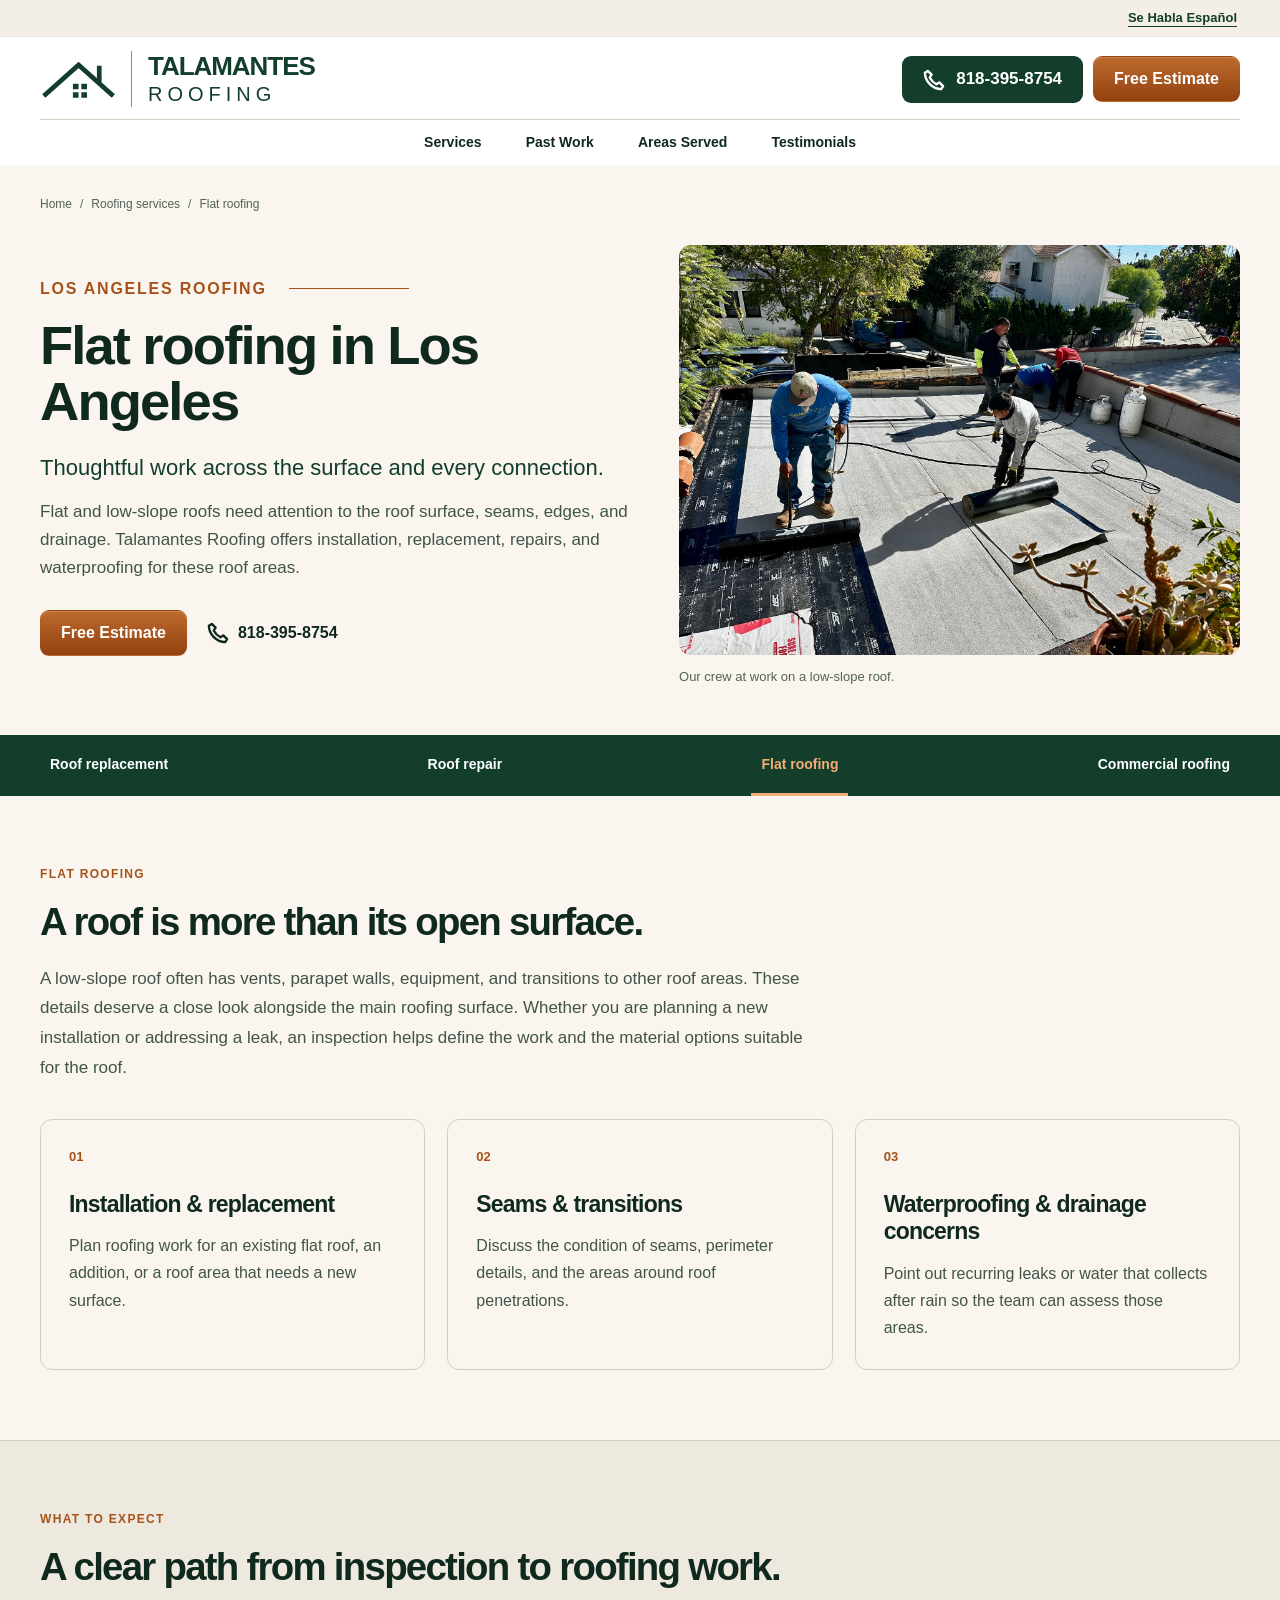
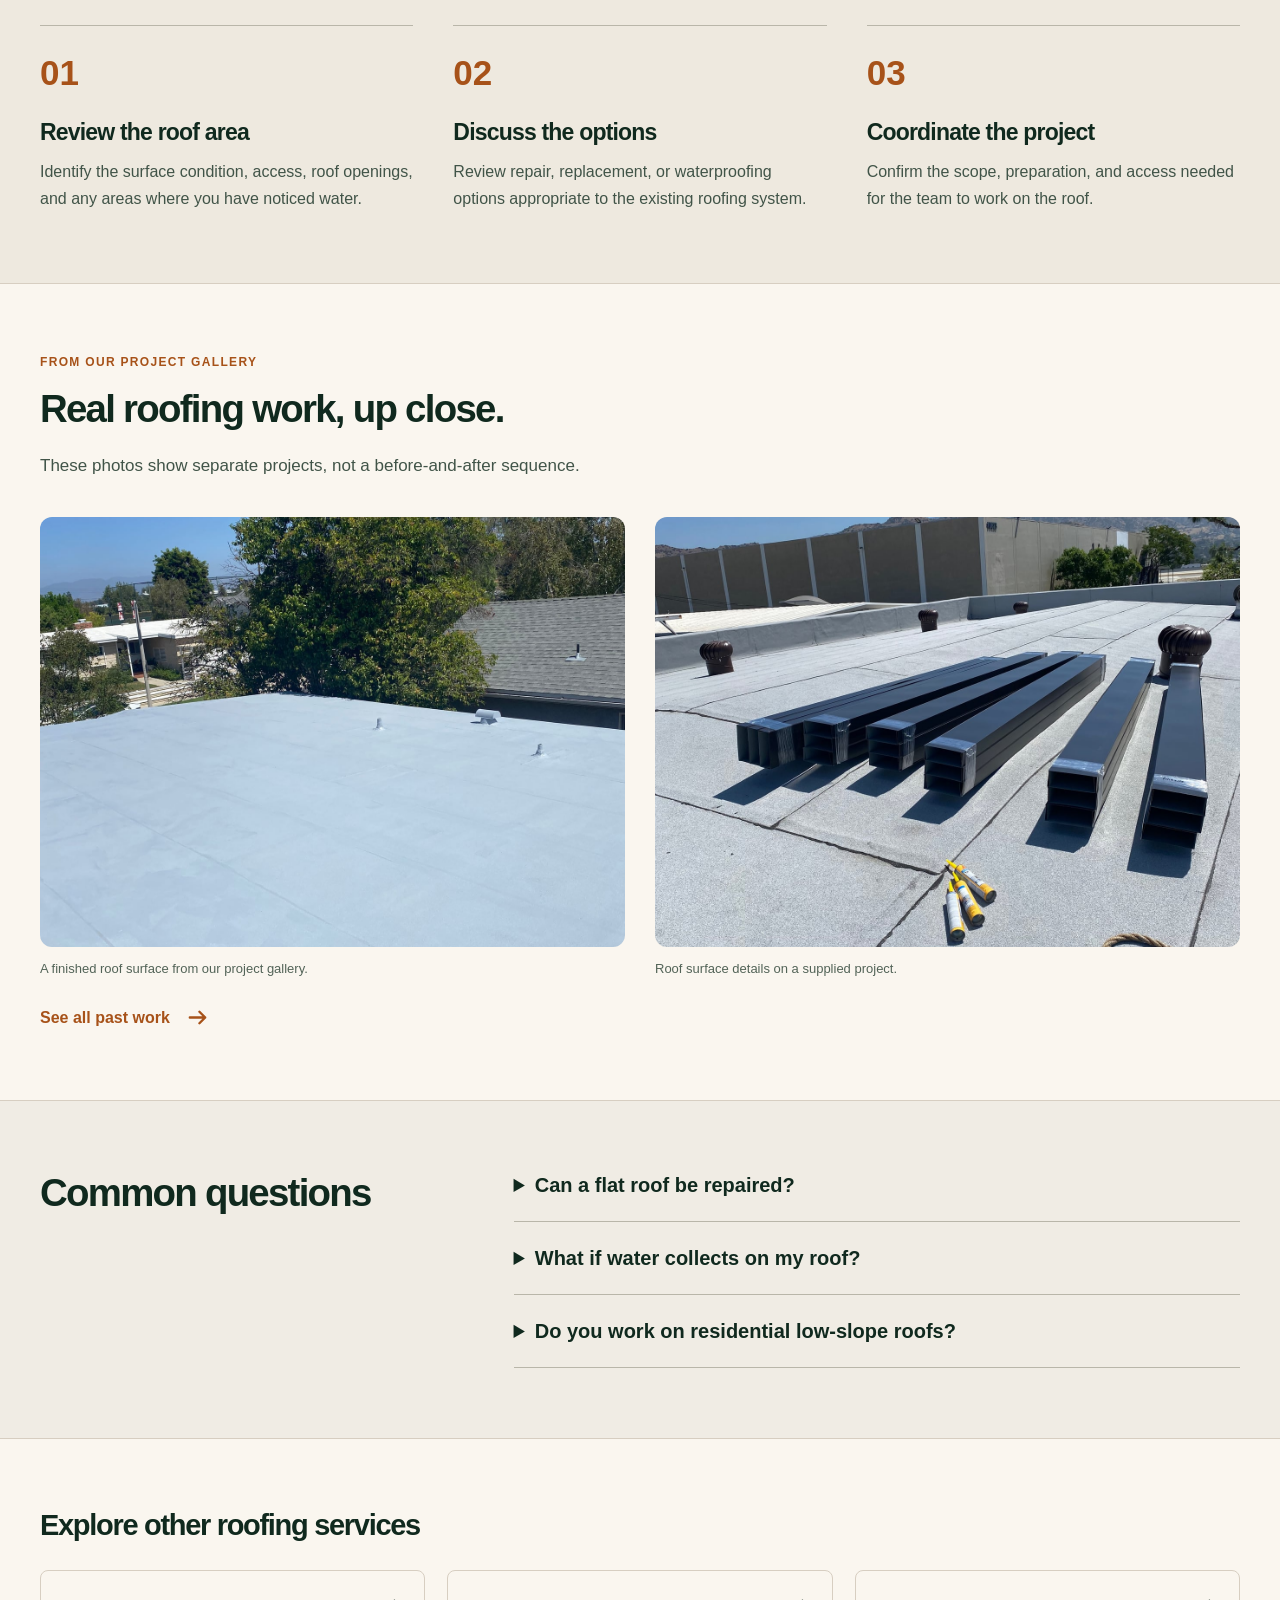
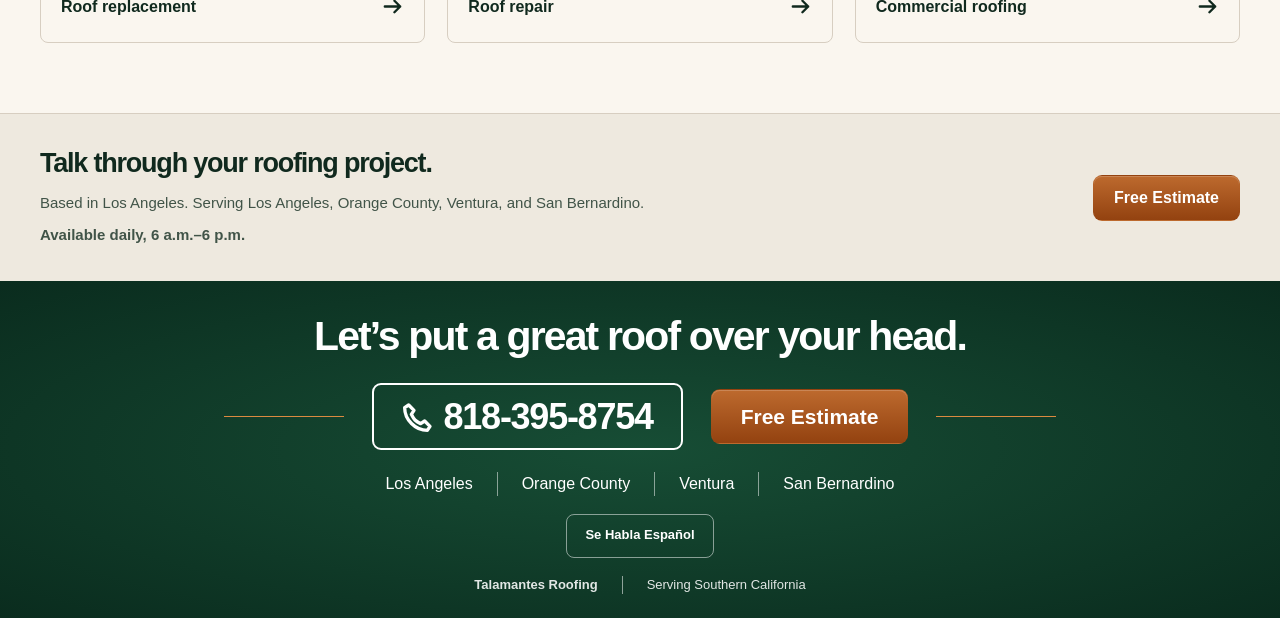
<file: flat-roofing.html>
<!doctype html>
<html lang="en" prefix="og: https://ogp.me/ns#">
<head>
  <meta charset="utf-8">
  <meta name="viewport" content="width=device-width, initial-scale=1">
  <meta name="description" content="Flat and low-slope roofing in Los Angeles: installation, replacement, repairs, and waterproofing. View Talamantes Roofing project photos and call 818-395-8754.">
  <meta name="theme-color" content="#123e2b">
  <title>Flat Roofing in Los Angeles | Talamantes Roofing</title>
  <link rel="canonical" href="https://talamantes-roofing.vercel.app/flat-roofing.html">
  <link rel="alternate" hreflang="en" href="https://talamantes-roofing.vercel.app/flat-roofing.html">
  <link rel="alternate" hreflang="es" href="https://talamantes-roofing.vercel.app/es/flat-roofing.html">
  <link rel="alternate" hreflang="x-default" href="https://talamantes-roofing.vercel.app/flat-roofing.html">
  <link rel="icon" href="assets/favicon.svg" type="image/svg+xml">
  <link rel="stylesheet" href="styles.css">
  <script src="script.js" defer></script>
  <!-- Link sharing preview -->
  <meta property="og:type" content="website">
  <meta property="og:site_name" content="Talamantes Roofing">
  <meta property="og:title" content="Flat Roofing in Los Angeles | Talamantes Roofing">
  <meta property="og:description" content="Flat and low-slope roofing in Los Angeles: installation, replacement, repairs, and waterproofing. View Talamantes Roofing project photos and call 818-395-8754.">
  <meta property="og:url" content="https://talamantes-roofing.vercel.app/flat-roofing.html">
  <meta property="og:locale" content="en_US">
  <meta property="og:locale:alternate" content="es_US">
  <meta property="og:image" content="https://talamantes-roofing.vercel.app/assets/roof-hero.jpg">
  <meta property="og:image:secure_url" content="https://talamantes-roofing.vercel.app/assets/roof-hero.jpg">
  <meta property="og:image:type" content="image/jpeg">
  <meta property="og:image:width" content="1536">
  <meta property="og:image:height" content="1024">
  <meta property="og:image:alt" content="Illustration of a California home with a shingle roof and arched entryway.">
  <meta name="twitter:card" content="summary_large_image">
  <meta name="twitter:title" content="Flat Roofing in Los Angeles | Talamantes Roofing">
  <meta name="twitter:description" content="Flat and low-slope roofing in Los Angeles: installation, replacement, repairs, and waterproofing. View Talamantes Roofing project photos and call 818-395-8754.">
  <meta name="twitter:image" content="https://talamantes-roofing.vercel.app/assets/roof-hero.jpg">
  <meta name="twitter:image:alt" content="Illustration of a California home with a shingle roof and arched entryway.">
  <!-- End link sharing preview -->
</head>
<body>
  <a class="skip-link" href="#main">Skip to content</a>
  <svg class="icon-definitions" xmlns="http://www.w3.org/2000/svg" aria-hidden="true"><defs>
    <symbol id="roof" viewBox="0 0 64 64"><path d="M5 34 32 11l7 6V7h7v16l13 11M15 29v25h34V29M26 54V36h12v18"/></symbol>
    <symbol id="home" viewBox="0 0 64 64"><path d="M5 29 32 7l27 22M13 25v32h38V25M27 57V40h10v17M23 26v6m18-6v6"/></symbol>
    <symbol id="building" viewBox="0 0 64 64"><path d="M20 57V6h26v51M7 57V23h13M46 29h11v28M28 17h2m8 0h1M28 27h2m8 0h1M28 37h2m8 0h1M29 57V46h8v11M12 33h2m-2 11h2m37-5h1m-1 9h1"/></symbol>
    <symbol id="flat" viewBox="0 0 64 64"><path d="m6 24 13-11h39L45 24H6v31m0-31h39v31M58 13v31M14 55V35h14v20M35 55V35h10"/></symbol>
    <symbol id="replace" viewBox="0 0 64 64"><path d="M5 30 32 8l27 22M48 20V8M16 44a16 16 0 0 1 27-12l5 5m0-11v11H37M48 45a16 16 0 0 1-27 12l-5-5m0 11V52h11"/></symbol>
    <symbol id="emergency" viewBox="0 0 64 64"><path d="M18 48V30a14 14 0 0 1 28 0v18M12 48h40v9H12zM32 3v6M7 16l6 5M57 16l-6 5M4 36h7m42 0h7M22 31a10 10 0 0 1 4-8"/></symbol>
    <symbol id="drop" viewBox="0 0 64 64"><path d="M32 5S11 31 11 42a21 21 0 0 0 42 0C53 31 32 5 32 5ZM44 43a12 12 0 0 1-10 10"/></symbol>
    <symbol id="clipboard" viewBox="0 0 64 64"><path d="M23 12H13v46h38V12H41M26 8h3V4h6v4h4v11H25V8zM22 36l8 8 13-15"/></symbol>
    <symbol id="shield" viewBox="0 0 64 64"><path d="m32 5 23 10v16c0 14-12 23-23 29C21 54 9 45 9 31V15zM21 31l8 8 15-17"/></symbol>
    <symbol id="clock" viewBox="0 0 64 64"><circle cx="36" cy="35" r="23"/><path d="M36 20v16l12 7M29 5h14M7 25H1m10 11H3m11 11H7"/></symbol>
    <symbol id="coins" viewBox="0 0 64 64"><ellipse cx="40" cy="12" rx="17" ry="7"/><path d="M23 12v12c0 10 34 10 34 0V12M26 22c8 5 23 5 31 0M34 36c12 2 23-1 23-7v-5M34 46c12 2 23-1 23-7V29"/><ellipse cx="20" cy="37" rx="15" ry="6"/><path d="M5 37v15c0 9 30 9 30 0V37M5 45c0 8 30 8 30 0"/></symbol>
    <symbol id="people" viewBox="0 0 64 64"><circle cx="32" cy="15" r="8"/><circle cx="12" cy="23" r="6"/><circle cx="52" cy="23" r="6"/><path d="M17 55V43a15 15 0 0 1 30 0v12M3 52V42a9 9 0 0 1 13-8m45 18V42a9 9 0 0 0-13-8"/></symbol>
    <symbol id="pin" viewBox="0 0 24 24"><path d="M12 22S4 13 4 9a8 8 0 1 1 16 0c0 4-8 13-8 13Z"/><circle cx="12" cy="9" r="2.5"/></symbol>
    <symbol id="phone" viewBox="0 0 24 24"><path d="m5 3 4 4-2 3c2 4 3 5 7 7l3-2 4 4-2 3C10 22 2 14 2 5z"/></symbol>
    <symbol id="arrow" viewBox="0 0 24 24"><path d="M4 12h16m-6-6 6 6-6 6"/></symbol>
  </defs></svg>

  <header class="site-header">
    <div class="language-bar"><div class="wrap"><a class="language-toggle" href="es/flat-roofing.html" data-language-toggle lang="es" hreflang="es" aria-label="Se Habla Español — ver esta página en español">Se Habla Español</a></div></div>
    <div class="header-inner wrap">
      <a class="brand" href="./" aria-label="Talamantes Roofing home">
        <svg class="brand-mark" viewBox="0 0 84 52" aria-hidden="true"><path d="m4 44 37-33 37 33M63 31V12" fill="none" stroke="currentColor" stroke-width="5"/><path d="M35 31h6v6h-6zm9 0h6v6h-6zm-9 9h6v6h-6zm9 0h6v6h-6z" fill="currentColor"/></svg>
        <span class="brand-words"><strong>Talamantes</strong><span>Roofing</span></span>
      </a>
      <nav class="desktop-nav" aria-label="Main navigation"><a href="./#services">Services</a><a href="past-work.html">Past Work</a><a href="./#areas">Areas Served</a><a href="./#testimonials">Testimonials</a></nav>
      <div class="header-actions"><a class="button button-green header-phone" href="tel:+18183958754"><svg class="icon" aria-hidden="true"><use href="#phone"/></svg>818-395-8754</a><button class="button button-copper header-estimate" data-estimate>Free Estimate</button><button class="menu-toggle" aria-expanded="false" aria-controls="mobile-nav" aria-label="Open navigation"><span></span><span></span><span></span></button></div>
    </div>
    <nav id="mobile-nav" class="mobile-nav" aria-label="Mobile navigation" hidden><a href="./#services">Services</a><a href="past-work.html">Past Work</a><a href="./#areas">Areas Served</a><a href="./#testimonials">Testimonials</a><button class="button button-copper" data-estimate>Free Estimate</button></nav>
  </header>

  <main id="main" class="service-page">
    <section class="service-hero"><div class="wrap">
      <nav class="breadcrumbs" aria-label="Breadcrumb"><a href="./">Home</a><span aria-hidden="true">/</span><a href="./#services">Roofing services</a><span aria-hidden="true">/</span><span>Flat roofing</span></nav>
      <div class="service-hero-grid"><div class="service-hero-copy"><p class="eyebrow">Los Angeles roofing <span></span></p><h1>Flat roofing in Los Angeles</h1><p class="service-lead">Thoughtful work across the surface and every connection.</p><p>Flat and low-slope roofs need attention to the roof surface, seams, edges, and drainage. Talamantes Roofing offers installation, replacement, repairs, and waterproofing for these roof areas.</p><div class="service-actions"><button class="button button-copper" data-estimate>Free Estimate</button><a class="service-call" href="tel:+18183958754"><svg class="icon" aria-hidden="true"><use href="#phone"/></svg>818-395-8754</a></div></div>
      <figure class="service-hero-photo"><img src="assets/projects/crew-at-work.jpg" alt="The crew installing rolled roofing on a residential low-slope roof." width="1200" height="900" loading="eager" decoding="async" fetchpriority="high"><figcaption>Our crew at work on a low-slope roof.</figcaption></figure></div>
    </div></section>
    <nav class="service-navigation" aria-label="Service navigation"><div class="wrap"><a href="roof-replacement.html">Roof replacement</a><a href="roof-repair.html">Roof repair</a><a href="flat-roofing.html" aria-current="page">Flat roofing</a><a href="commercial-roofing.html">Commercial roofing</a></div></nav>
    <section class="service-overview service-section"><div class="wrap"><div class="service-section-intro"><p class="eyebrow">Flat roofing</p><h2>A roof is more than its open surface.</h2><p>A low-slope roof often has vents, parapet walls, equipment, and transitions to other roof areas. These details deserve a close look alongside the main roofing surface. Whether you are planning a new installation or addressing a leak, an inspection helps define the work and the material options suitable for the roof.</p></div><div class="service-feature-grid"><article><span class="service-feature-number">01</span><h3>Installation &amp; replacement</h3><p>Plan roofing work for an existing flat roof, an addition, or a roof area that needs a new surface.</p></article><article><span class="service-feature-number">02</span><h3>Seams &amp; transitions</h3><p>Discuss the condition of seams, perimeter details, and the areas around roof penetrations.</p></article><article><span class="service-feature-number">03</span><h3>Waterproofing &amp; drainage concerns</h3><p>Point out recurring leaks or water that collects after rain so the team can assess those areas.</p></article></div></div></section>
    <section class="service-process service-section"><div class="wrap"><div class="service-section-intro"><p class="eyebrow">What to expect</p><h2>A clear path from inspection to roofing work.</h2></div><ol><li><h3>Review the roof area</h3><p>Identify the surface condition, access, roof openings, and any areas where you have noticed water.</p></li><li><h3>Discuss the options</h3><p>Review repair, replacement, or waterproofing options appropriate to the existing roofing system.</p></li><li><h3>Coordinate the project</h3><p>Confirm the scope, preparation, and access needed for the team to work on the roof.</p></li></ol></div></section>
    <section class="service-projects service-section"><div class="wrap"><div class="service-section-intro"><p class="eyebrow">From our project gallery</p><h2>Real roofing work, up close.</h2><p>These photos show separate projects, not a before-and-after sequence.</p></div><div class="service-photo-grid"><figure><img src="assets/projects/clean-roof-finish.jpg" alt="A light-colored low-slope roof surface in daylight." width="1200" height="900" loading="lazy" decoding="async"><figcaption>A finished roof surface from our project gallery.</figcaption></figure><figure><img src="assets/projects/flat-roof-details.jpg" alt="Seams and details across a low-slope roofing surface." width="1200" height="900" loading="lazy" decoding="async"><figcaption>Roof surface details on a supplied project.</figcaption></figure></div><a class="service-gallery-link" href="past-work.html">See all past work <svg class="icon" aria-hidden="true"><use href="#arrow"/></svg></a></div></section>
    <section class="service-faq service-section"><div class="wrap service-faq-grid"><h2>Common questions</h2><div><details><summary>Can a flat roof be repaired?</summary><p>Some localized issues may be repairable. An inspection helps assess the affected area and the condition of the surrounding roof before choosing between repair and replacement.</p></details><details><summary>What if water collects on my roof?</summary><p>Tell the team where water collects and how long it remains after rain. Drainage and surface conditions should be reviewed during the inspection rather than covered up without understanding the cause.</p></details><details><summary>Do you work on residential low-slope roofs?</summary><p>Yes. Our services cover residential and commercial roofing, including flat and low-slope areas. Share photos or describe the roof when you arrange your free inspection.</p></details></div></div></section>
    <section class="service-related service-section"><div class="wrap"><h2>Explore other roofing services</h2><div class="service-related-grid"><a href="roof-replacement.html">Roof replacement<svg class="icon" aria-hidden="true"><use href="#arrow"/></svg></a><a href="roof-repair.html">Roof repair<svg class="icon" aria-hidden="true"><use href="#arrow"/></svg></a><a href="commercial-roofing.html">Commercial roofing<svg class="icon" aria-hidden="true"><use href="#arrow"/></svg></a></div></div></section>
    <section class="service-local"><div class="wrap"><div><h2>Talk through your roofing project.</h2><p>Based in Los Angeles. Serving Los Angeles, Orange County, Ventura, and San Bernardino.</p><p class="service-hours">Available daily, 6 a.m.–6 p.m.</p></div><button class="button button-copper" data-estimate>Free Estimate</button></div></section>
  </main>

  <footer class="site-footer" id="contact"><div class="wrap"><h2>Let’s put a great roof over your head.</h2><div class="footer-actions"><a class="button button-outline footer-phone" href="tel:+18183958754"><svg class="icon" aria-hidden="true"><use href="#phone"/></svg>818-395-8754</a><button class="button button-copper button-large" data-estimate>Free Estimate</button></div><ul class="footer-areas"><li>Los Angeles</li><li>Orange County</li><li>Ventura</li><li>San Bernardino</li></ul><div class="footer-language"><a class="language-toggle" href="es/flat-roofing.html" data-language-toggle lang="es" hreflang="es" aria-label="Se Habla Español — ver esta página en español">Se Habla Español</a></div><p class="footer-note"><strong>Talamantes Roofing</strong><span>Serving Southern California</span></p></div></footer>


  <dialog id="estimate-dialog" aria-labelledby="estimate-title" aria-describedby="estimate-description"><button class="dialog-close" aria-label="Close estimate panel" autofocus>×</button><svg class="service-icon" aria-hidden="true"><use href="#roof"/></svg><p class="eyebrow">Let’s talk about your roof</p><h2 id="estimate-title">Your free estimate starts here.</h2><p id="estimate-description">Call Talamantes Roofing to tell us about your project and arrange a free estimate or roof inspection.</p><a class="button button-green button-large" href="tel:+18183958754"><svg class="icon" aria-hidden="true"><use href="#phone"/></svg>Call 818-395-8754</a><p class="dialog-areas">Serving Los Angeles, Orange County, Ventura and San Bernardino.</p></dialog>
</body>
</html>
</file>
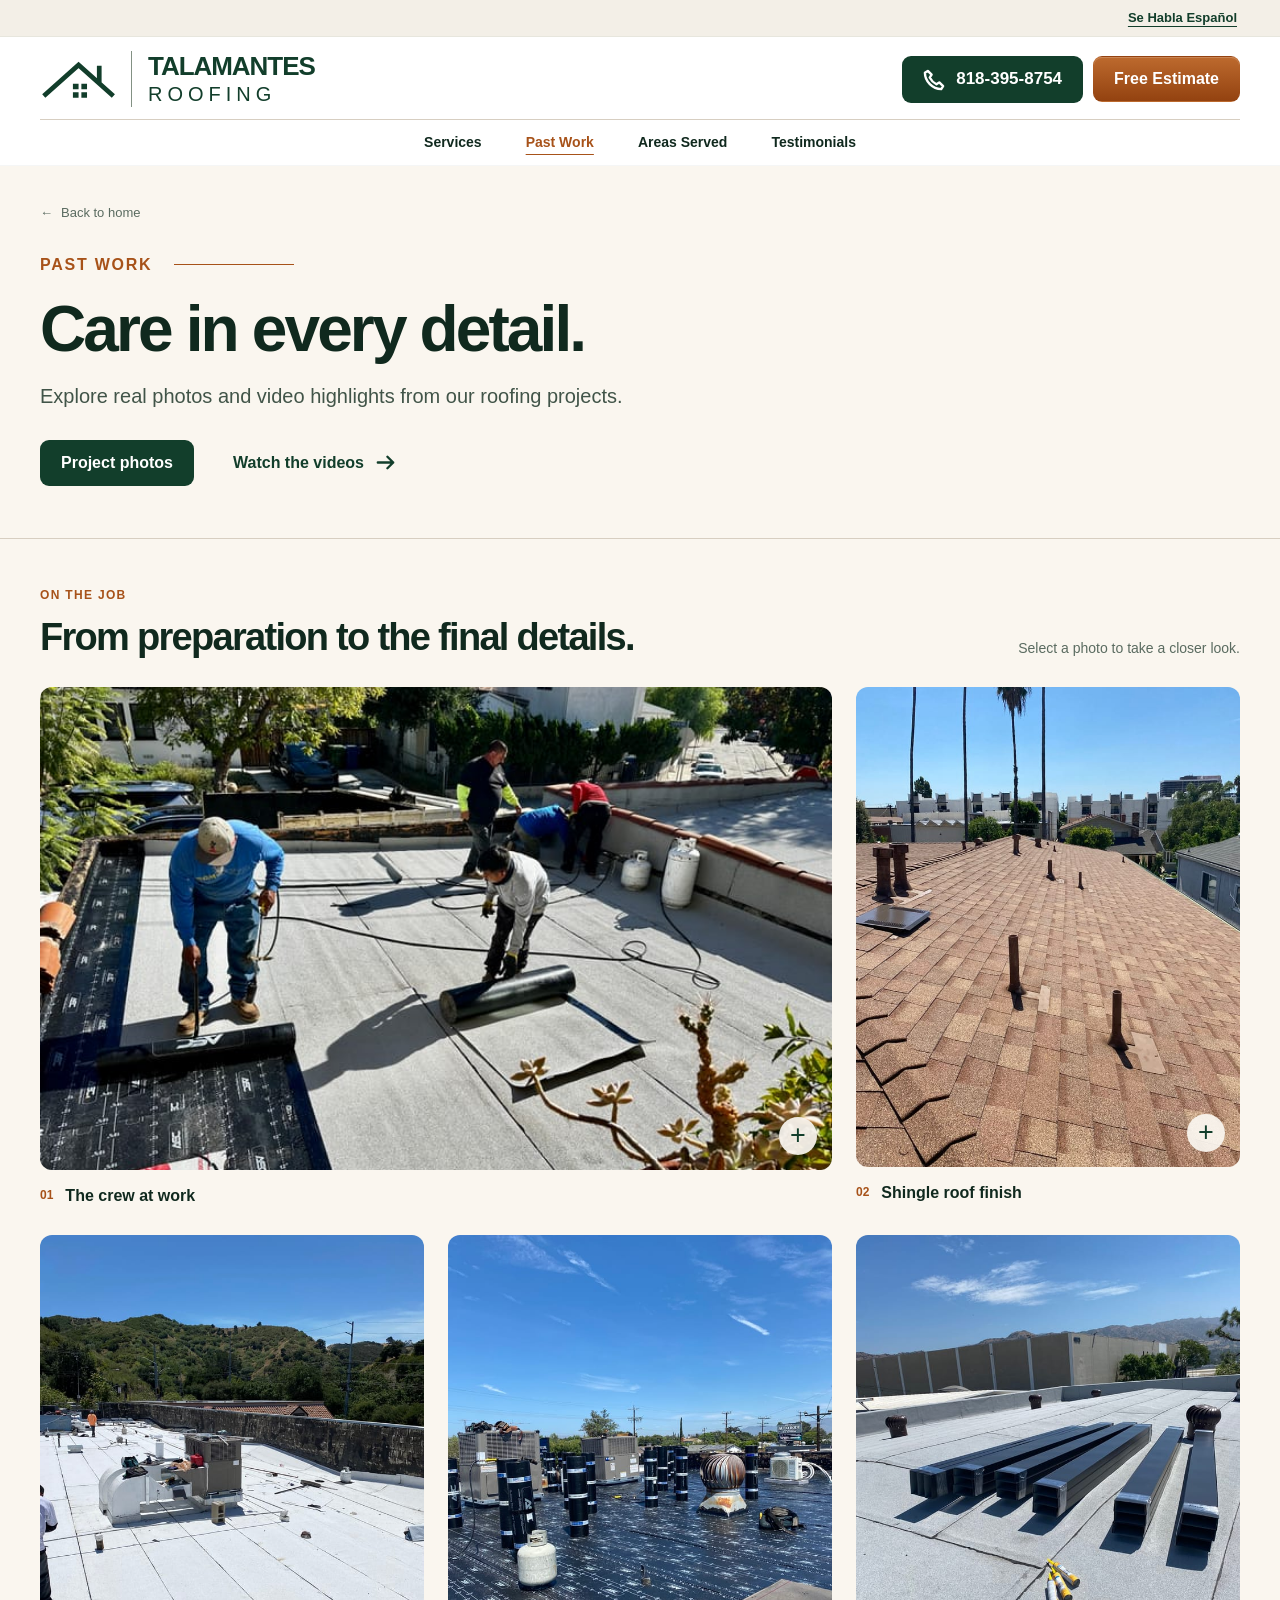
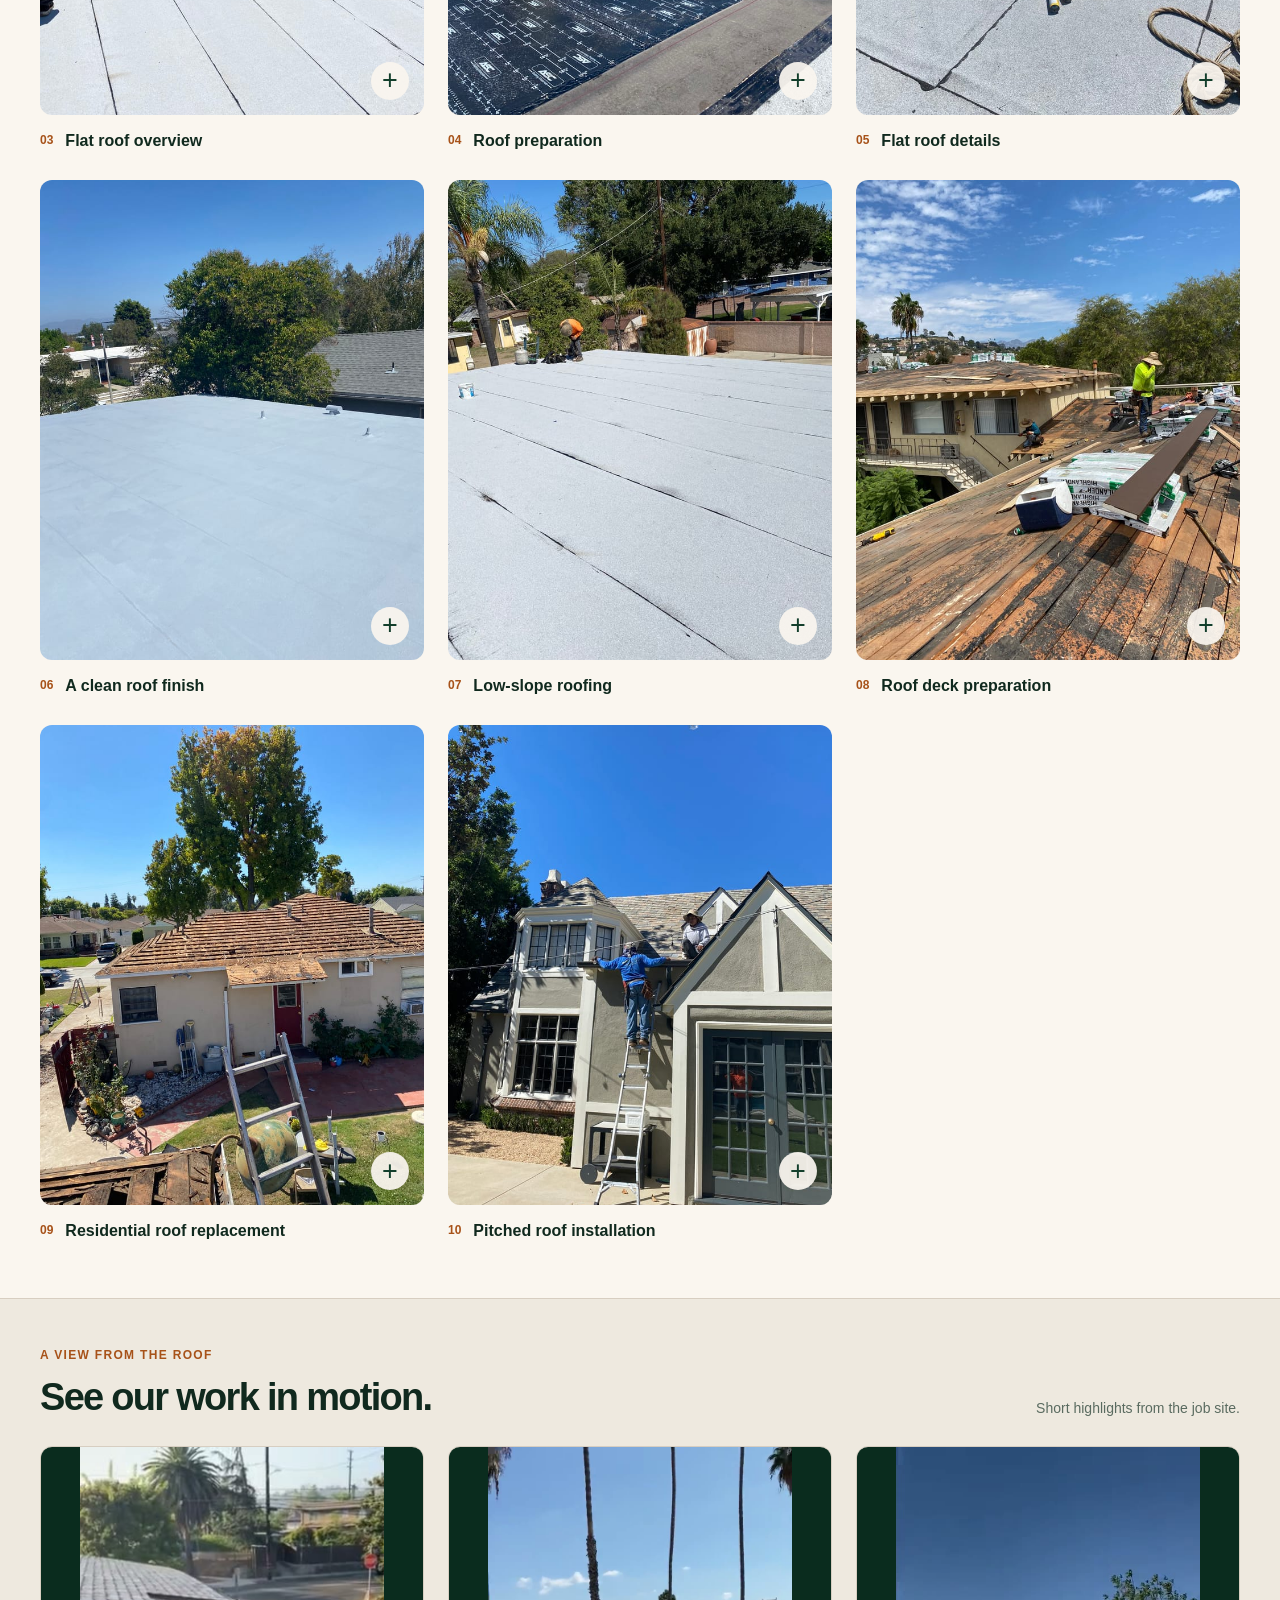
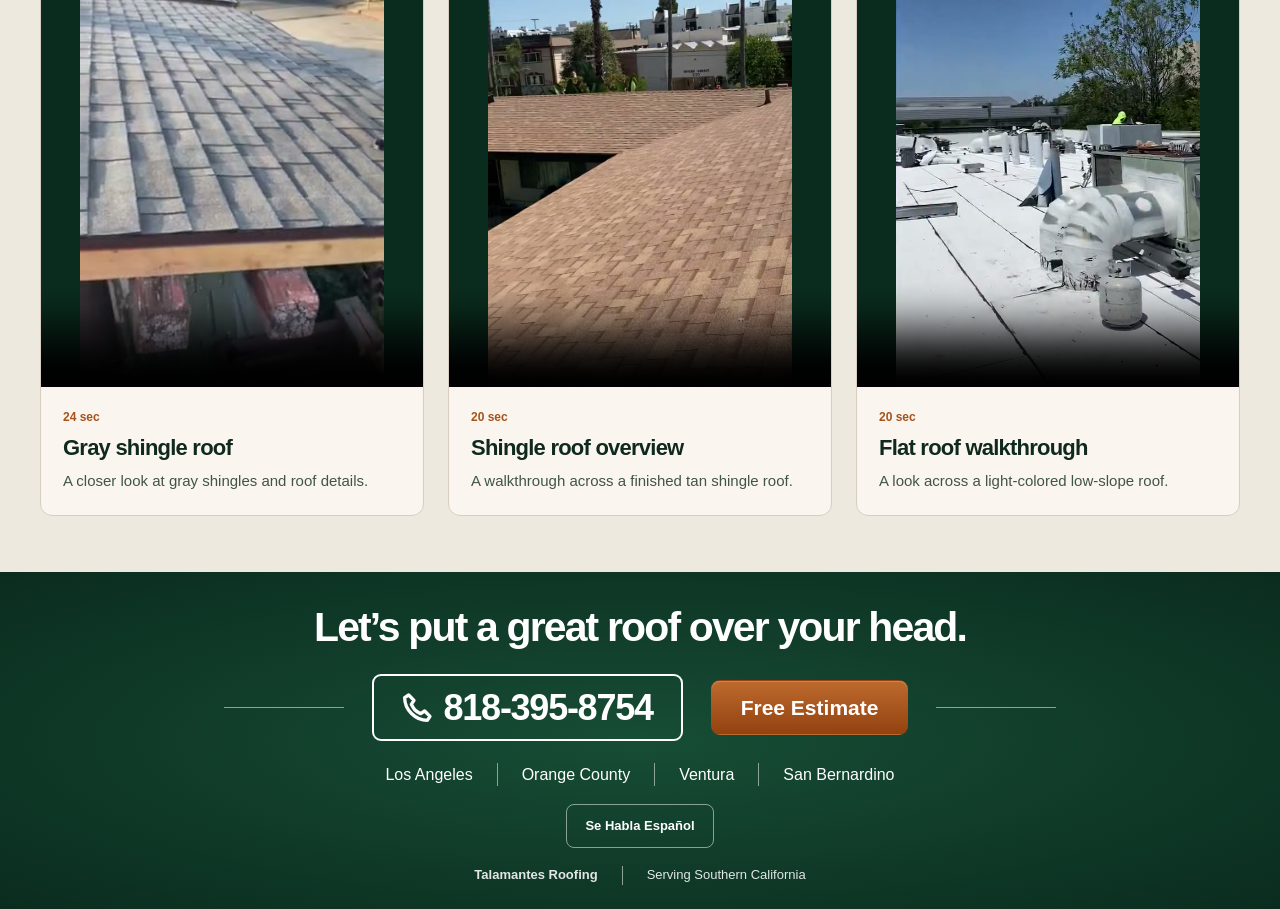
<file: past-work.html>
<!doctype html>
<html lang="en" prefix="og: https://ogp.me/ns#">
<head>
  <meta charset="utf-8">
  <meta name="viewport" content="width=device-width, initial-scale=1">
  <meta name="description" content="Explore photos and video highlights of past roofing projects by Talamantes Roofing, from roof preparation to shingle and flat roof finishes.">
  <meta name="theme-color" content="#123e2b">
  <title>Past Work | Talamantes Roofing</title>
  <link rel="canonical" href="https://talamantes-roofing.vercel.app/past-work.html">
  <link rel="alternate" hreflang="en" href="https://talamantes-roofing.vercel.app/past-work.html">
  <link rel="alternate" hreflang="es" href="https://talamantes-roofing.vercel.app/es/past-work.html">
  <link rel="alternate" hreflang="x-default" href="https://talamantes-roofing.vercel.app/past-work.html">
  <link rel="icon" href="assets/favicon.svg" type="image/svg+xml">
  <link rel="stylesheet" href="styles.css">
  <script src="script.js" defer></script>
  <script src="gallery.js" defer></script>
  <!-- Link sharing preview -->
  <meta property="og:type" content="website">
  <meta property="og:site_name" content="Talamantes Roofing">
  <meta property="og:title" content="Past Work | Talamantes Roofing">
  <meta property="og:description" content="Explore photos and video highlights of past roofing projects by Talamantes Roofing, from roof preparation to shingle and flat roof finishes.">
  <meta property="og:url" content="https://talamantes-roofing.vercel.app/past-work.html">
  <meta property="og:locale" content="en_US">
  <meta property="og:locale:alternate" content="es_US">
  <meta property="og:image" content="https://talamantes-roofing.vercel.app/assets/roof-hero.jpg">
  <meta property="og:image:secure_url" content="https://talamantes-roofing.vercel.app/assets/roof-hero.jpg">
  <meta property="og:image:type" content="image/jpeg">
  <meta property="og:image:width" content="1536">
  <meta property="og:image:height" content="1024">
  <meta property="og:image:alt" content="Illustration of a California home with a shingle roof and arched entryway.">
  <meta name="twitter:card" content="summary_large_image">
  <meta name="twitter:title" content="Past Work | Talamantes Roofing">
  <meta name="twitter:description" content="Explore photos and video highlights of past roofing projects by Talamantes Roofing, from roof preparation to shingle and flat roof finishes.">
  <meta name="twitter:image" content="https://talamantes-roofing.vercel.app/assets/roof-hero.jpg">
  <meta name="twitter:image:alt" content="Illustration of a California home with a shingle roof and arched entryway.">
  <!-- End link sharing preview -->
</head>
<body>
  <a class="skip-link" href="#main">Skip to content</a>
  <svg class="icon-definitions" xmlns="http://www.w3.org/2000/svg" aria-hidden="true"><defs>
    <symbol id="roof" viewBox="0 0 64 64"><path d="M5 34 32 11l7 6V7h7v16l13 11M15 29v25h34V29M26 54V36h12v18"/></symbol>
    <symbol id="home" viewBox="0 0 64 64"><path d="M5 29 32 7l27 22M13 25v32h38V25M27 57V40h10v17M23 26v6m18-6v6"/></symbol>
    <symbol id="building" viewBox="0 0 64 64"><path d="M20 57V6h26v51M7 57V23h13M46 29h11v28M28 17h2m8 0h1M28 27h2m8 0h1M28 37h2m8 0h1M29 57V46h8v11M12 33h2m-2 11h2m37-5h1m-1 9h1"/></symbol>
    <symbol id="flat" viewBox="0 0 64 64"><path d="m6 24 13-11h39L45 24H6v31m0-31h39v31M58 13v31M14 55V35h14v20M35 55V35h10"/></symbol>
    <symbol id="replace" viewBox="0 0 64 64"><path d="M5 30 32 8l27 22M48 20V8M16 44a16 16 0 0 1 27-12l5 5m0-11v11H37M48 45a16 16 0 0 1-27 12l-5-5m0 11V52h11"/></symbol>
    <symbol id="emergency" viewBox="0 0 64 64"><path d="M18 48V30a14 14 0 0 1 28 0v18M12 48h40v9H12zM32 3v6M7 16l6 5M57 16l-6 5M4 36h7m42 0h7M22 31a10 10 0 0 1 4-8"/></symbol>
    <symbol id="drop" viewBox="0 0 64 64"><path d="M32 5S11 31 11 42a21 21 0 0 0 42 0C53 31 32 5 32 5ZM44 43a12 12 0 0 1-10 10"/></symbol>
    <symbol id="clipboard" viewBox="0 0 64 64"><path d="M23 12H13v46h38V12H41M26 8h3V4h6v4h4v11H25V8zM22 36l8 8 13-15"/></symbol>
    <symbol id="shield" viewBox="0 0 64 64"><path d="m32 5 23 10v16c0 14-12 23-23 29C21 54 9 45 9 31V15zM21 31l8 8 15-17"/></symbol>
    <symbol id="clock" viewBox="0 0 64 64"><circle cx="36" cy="35" r="23"/><path d="M36 20v16l12 7M29 5h14M7 25H1m10 11H3m11 11H7"/></symbol>
    <symbol id="coins" viewBox="0 0 64 64"><ellipse cx="40" cy="12" rx="17" ry="7"/><path d="M23 12v12c0 10 34 10 34 0V12M26 22c8 5 23 5 31 0M34 36c12 2 23-1 23-7v-5M34 46c12 2 23-1 23-7V29"/><ellipse cx="20" cy="37" rx="15" ry="6"/><path d="M5 37v15c0 9 30 9 30 0V37M5 45c0 8 30 8 30 0"/></symbol>
    <symbol id="people" viewBox="0 0 64 64"><circle cx="32" cy="15" r="8"/><circle cx="12" cy="23" r="6"/><circle cx="52" cy="23" r="6"/><path d="M17 55V43a15 15 0 0 1 30 0v12M3 52V42a9 9 0 0 1 13-8m45 18V42a9 9 0 0 0-13-8"/></symbol>
    <symbol id="pin" viewBox="0 0 24 24"><path d="M12 22S4 13 4 9a8 8 0 1 1 16 0c0 4-8 13-8 13Z"/><circle cx="12" cy="9" r="2.5"/></symbol>
    <symbol id="phone" viewBox="0 0 24 24"><path d="m5 3 4 4-2 3c2 4 3 5 7 7l3-2 4 4-2 3C10 22 2 14 2 5z"/></symbol>
    <symbol id="arrow" viewBox="0 0 24 24"><path d="M4 12h16m-6-6 6 6-6 6"/></symbol>
  </defs></svg>

  <header class="site-header">
    <div class="language-bar"><div class="wrap"><a class="language-toggle" href="es/past-work.html" data-language-toggle lang="es" hreflang="es" aria-label="Se Habla Español — ver esta página en español">Se Habla Español</a></div></div>
    <div class="header-inner wrap">
      <a class="brand" href="./" aria-label="Talamantes Roofing home">
        <svg class="brand-mark" viewBox="0 0 84 52" aria-hidden="true"><path d="m4 44 37-33 37 33M63 31V12" fill="none" stroke="currentColor" stroke-width="5"/><path d="M35 31h6v6h-6zm9 0h6v6h-6zm-9 9h6v6h-6zm9 0h6v6h-6z" fill="currentColor"/></svg>
        <span class="brand-words"><strong>Talamantes</strong><span>Roofing</span></span>
      </a>
      <nav class="desktop-nav" aria-label="Main navigation"><a href="./#services">Services</a><a href="past-work.html" aria-current="page">Past Work</a><a href="./#areas">Areas Served</a><a href="./#testimonials">Testimonials</a></nav>
      <div class="header-actions"><a class="button button-green header-phone" href="tel:+18183958754"><svg class="icon" aria-hidden="true"><use href="#phone"/></svg>818-395-8754</a><button class="button button-copper header-estimate" data-estimate>Free Estimate</button><button class="menu-toggle" aria-expanded="false" aria-controls="mobile-nav" aria-label="Open navigation"><span></span><span></span><span></span></button></div>
    </div>
    <nav id="mobile-nav" class="mobile-nav" aria-label="Mobile navigation" hidden><a href="./#services">Services</a><a href="past-work.html" aria-current="page">Past Work</a><a href="./#areas">Areas Served</a><a href="./#testimonials">Testimonials</a><button class="button button-copper" data-estimate>Free Estimate</button></nav>
  </header>

  <main id="main" class="gallery-page">
    <section class="gallery-intro"><div class="wrap"><a class="back-link" href="./">← <span>Back to home</span></a><p class="eyebrow">Past Work <span></span></p><h1>Care in every detail.</h1><p class="gallery-lead">Explore real photos and video highlights from our roofing projects.</p><div class="gallery-intro-actions"><a class="button button-green" href="#photos">Project photos</a><a class="button gallery-video-link" href="#videos">Watch the videos <svg class="icon" aria-hidden="true"><use href="#arrow"/></svg></a></div></div></section>
    <section class="project-photos" id="photos" aria-labelledby="photos-title"><div class="wrap"><div class="gallery-section-heading"><div><p class="eyebrow">On the job</p><h2 id="photos-title">From preparation to the final details.</h2></div><p class="gallery-hint">Select a photo to take a closer look.</p></div><div class="photo-grid"><figure class="photo-card photo-card-featured"><button class="photo-open" type="button" data-gallery-photo data-caption="The crew at work" data-alt="Our crew installing rolled roofing on a low-slope roof." data-full="assets/projects/crew-at-work.jpg" aria-label="Open photo: The crew at work"><img src="assets/projects/crew-at-work-thumb.jpg" alt="Our crew installing rolled roofing on a low-slope roof." width="720" height="540" loading="eager" decoding="async"><span class="photo-zoom" aria-hidden="true">+</span></button><figcaption><span class="photo-number">01</span><span>The crew at work</span></figcaption></figure><figure class="photo-card"><button class="photo-open" type="button" data-gallery-photo data-caption="Shingle roof finish" data-alt="A finished tan shingle roof with neatly aligned courses." data-full="assets/projects/shingle-roof-finish.jpg" aria-label="Open photo: Shingle roof finish"><img src="assets/projects/shingle-roof-finish-thumb.jpg" alt="A finished tan shingle roof with neatly aligned courses." width="675" height="900" loading="eager" decoding="async"><span class="photo-zoom" aria-hidden="true">+</span></button><figcaption><span class="photo-number">02</span><span>Shingle roof finish</span></figcaption></figure><figure class="photo-card"><button class="photo-open" type="button" data-gallery-photo data-caption="Flat roof overview" data-alt="A light-colored flat roof with rooftop equipment and surrounding hills." data-full="assets/projects/flat-roof-overview.jpg" aria-label="Open photo: Flat roof overview"><img src="assets/projects/flat-roof-overview-thumb.jpg" alt="A light-colored flat roof with rooftop equipment and surrounding hills." width="675" height="900" loading="lazy" decoding="async"><span class="photo-zoom" aria-hidden="true">+</span></button><figcaption><span class="photo-number">03</span><span>Flat roof overview</span></figcaption></figure><figure class="photo-card"><button class="photo-open" type="button" data-gallery-photo data-caption="Roof preparation" data-alt="Roof underlayment installed around vents and rooftop equipment." data-full="assets/projects/roof-preparation.jpg" aria-label="Open photo: Roof preparation"><img src="assets/projects/roof-preparation-thumb.jpg" alt="Roof underlayment installed around vents and rooftop equipment." width="675" height="900" loading="lazy" decoding="async"><span class="photo-zoom" aria-hidden="true">+</span></button><figcaption><span class="photo-number">04</span><span>Roof preparation</span></figcaption></figure><figure class="photo-card"><button class="photo-open" type="button" data-gallery-photo data-caption="Flat roof details" data-alt="Low-slope roofing with carefully arranged rooftop details." data-full="assets/projects/flat-roof-details.jpg" aria-label="Open photo: Flat roof details"><img src="assets/projects/flat-roof-details-thumb.jpg" alt="Low-slope roofing with carefully arranged rooftop details." width="675" height="900" loading="lazy" decoding="async"><span class="photo-zoom" aria-hidden="true">+</span></button><figcaption><span class="photo-number">05</span><span>Flat roof details</span></figcaption></figure><figure class="photo-card"><button class="photo-open" type="button" data-gallery-photo data-caption="A clean roof finish" data-alt="A light-colored roof surface under a clear blue sky." data-full="assets/projects/clean-roof-finish.jpg" aria-label="Open photo: A clean roof finish"><img src="assets/projects/clean-roof-finish-thumb.jpg" alt="A light-colored roof surface under a clear blue sky." width="675" height="900" loading="lazy" decoding="async"><span class="photo-zoom" aria-hidden="true">+</span></button><figcaption><span class="photo-number">06</span><span>A clean roof finish</span></figcaption></figure><figure class="photo-card"><button class="photo-open" type="button" data-gallery-photo data-caption="Low-slope roofing" data-alt="A crew member working across a broad low-slope roof." data-full="assets/projects/low-slope-roof.jpg" aria-label="Open photo: Low-slope roofing"><img src="assets/projects/low-slope-roof-thumb.jpg" alt="A crew member working across a broad low-slope roof." width="675" height="900" loading="lazy" decoding="async"><span class="photo-zoom" aria-hidden="true">+</span></button><figcaption><span class="photo-number">07</span><span>Low-slope roofing</span></figcaption></figure><figure class="photo-card"><button class="photo-open" type="button" data-gallery-photo data-caption="Roof deck preparation" data-alt="Exposed roof decking during a residential roof replacement." data-full="assets/projects/roof-deck-preparation.jpg" aria-label="Open photo: Roof deck preparation"><img src="assets/projects/roof-deck-preparation-thumb.jpg" alt="Exposed roof decking during a residential roof replacement." width="675" height="900" loading="lazy" decoding="async"><span class="photo-zoom" aria-hidden="true">+</span></button><figcaption><span class="photo-number">08</span><span>Roof deck preparation</span></figcaption></figure><figure class="photo-card"><button class="photo-open" type="button" data-gallery-photo data-caption="Residential roof replacement" data-alt="A house with its roof exposed during replacement work." data-full="assets/projects/residential-replacement.jpg" aria-label="Open photo: Residential roof replacement"><img src="assets/projects/residential-replacement-thumb.jpg" alt="A house with its roof exposed during replacement work." width="675" height="900" loading="lazy" decoding="async"><span class="photo-zoom" aria-hidden="true">+</span></button><figcaption><span class="photo-number">09</span><span>Residential roof replacement</span></figcaption></figure><figure class="photo-card"><button class="photo-open" type="button" data-gallery-photo data-caption="Pitched roof installation" data-alt="Roofing work in progress on a pitched residential roof." data-full="assets/projects/pitched-roof-installation.jpg" aria-label="Open photo: Pitched roof installation"><img src="assets/projects/pitched-roof-installation-thumb.jpg" alt="Roofing work in progress on a pitched residential roof." width="675" height="900" loading="lazy" decoding="async"><span class="photo-zoom" aria-hidden="true">+</span></button><figcaption><span class="photo-number">10</span><span>Pitched roof installation</span></figcaption></figure></div></div></section>
    <section class="project-videos" id="videos" aria-labelledby="videos-title"><div class="wrap"><div class="gallery-section-heading"><div><p class="eyebrow">A view from the roof</p><h2 id="videos-title">See our work in motion.</h2></div><p class="gallery-hint">Short highlights from the job site.</p></div><div class="video-grid"><article class="video-card"><video controls playsinline muted preload="none" poster="assets/projects/gray-shingle-walkthrough-poster.jpg" aria-label="Gray shingle roof"><source src="assets/projects/gray-shingle-walkthrough.mp4" type="video/mp4"><p>Your browser does not support embedded video. <a href="assets/projects/gray-shingle-walkthrough.mp4">Open video</a></p></video><div class="video-copy"><span class="video-duration">24 sec</span><h3>Gray shingle roof</h3><p>A closer look at gray shingles and roof details.</p></div></article><article class="video-card"><video controls playsinline muted preload="none" poster="assets/projects/shingle-roof-walkthrough-poster.jpg" aria-label="Shingle roof overview"><source src="assets/projects/shingle-roof-walkthrough.mp4" type="video/mp4"><p>Your browser does not support embedded video. <a href="assets/projects/shingle-roof-walkthrough.mp4">Open video</a></p></video><div class="video-copy"><span class="video-duration">20 sec</span><h3>Shingle roof overview</h3><p>A walkthrough across a finished tan shingle roof.</p></div></article><article class="video-card"><video controls playsinline muted preload="none" poster="assets/projects/flat-roof-walkthrough-poster.jpg" aria-label="Flat roof walkthrough"><source src="assets/projects/flat-roof-walkthrough.mp4" type="video/mp4"><p>Your browser does not support embedded video. <a href="assets/projects/flat-roof-walkthrough.mp4">Open video</a></p></video><div class="video-copy"><span class="video-duration">20 sec</span><h3>Flat roof walkthrough</h3><p>A look across a light-colored low-slope roof.</p></div></article></div></div></section>
  </main>


  <footer class="site-footer" id="contact"><div class="wrap"><h2>Let’s put a great roof over your head.</h2><div class="footer-actions"><a class="button button-outline footer-phone" href="tel:+18183958754"><svg class="icon" aria-hidden="true"><use href="#phone"/></svg>818-395-8754</a><button class="button button-copper button-large" data-estimate>Free Estimate</button></div><ul class="footer-areas"><li>Los Angeles</li><li>Orange County</li><li>Ventura</li><li>San Bernardino</li></ul><div class="footer-language"><a class="language-toggle" href="es/past-work.html" data-language-toggle lang="es" hreflang="es" aria-label="Se Habla Español — ver esta página en español">Se Habla Español</a></div><p class="footer-note"><strong>Talamantes Roofing</strong><span>Serving Southern California</span></p></div></footer>


  <dialog id="estimate-dialog" aria-labelledby="estimate-title" aria-describedby="estimate-description"><button class="dialog-close" aria-label="Close estimate panel" autofocus>×</button><svg class="service-icon" aria-hidden="true"><use href="#roof"/></svg><p class="eyebrow">Let’s talk about your roof</p><h2 id="estimate-title">Your free estimate starts here.</h2><p id="estimate-description">Call Talamantes Roofing to tell us about your project and arrange a free estimate or roof inspection.</p><a class="button button-green button-large" href="tel:+18183958754"><svg class="icon" aria-hidden="true"><use href="#phone"/></svg>Call 818-395-8754</a><p class="dialog-areas">Serving Los Angeles, Orange County, Ventura and San Bernardino.</p></dialog>
  <dialog id="photo-dialog" class="photo-dialog" aria-labelledby="photo-dialog-title">
    <div class="photo-dialog-top"><h2 id="photo-dialog-title" class="visually-hidden">Project photo</h2><span id="photo-position" aria-live="polite"></span><button class="photo-dialog-close" type="button" aria-label="Close photo" autofocus>×</button></div>
    <figure><img id="enlarged-photo" alt=""><figcaption id="photo-caption"></figcaption></figure>
    <div class="photo-dialog-controls"><button class="button button-outline" type="button" data-photo-previous aria-label="Previous photo">← <span>Previous</span></button><button class="button button-outline" type="button" data-photo-next aria-label="Next photo"><span>Next</span> →</button></div>
  </dialog>
</body>
</html>
</file>
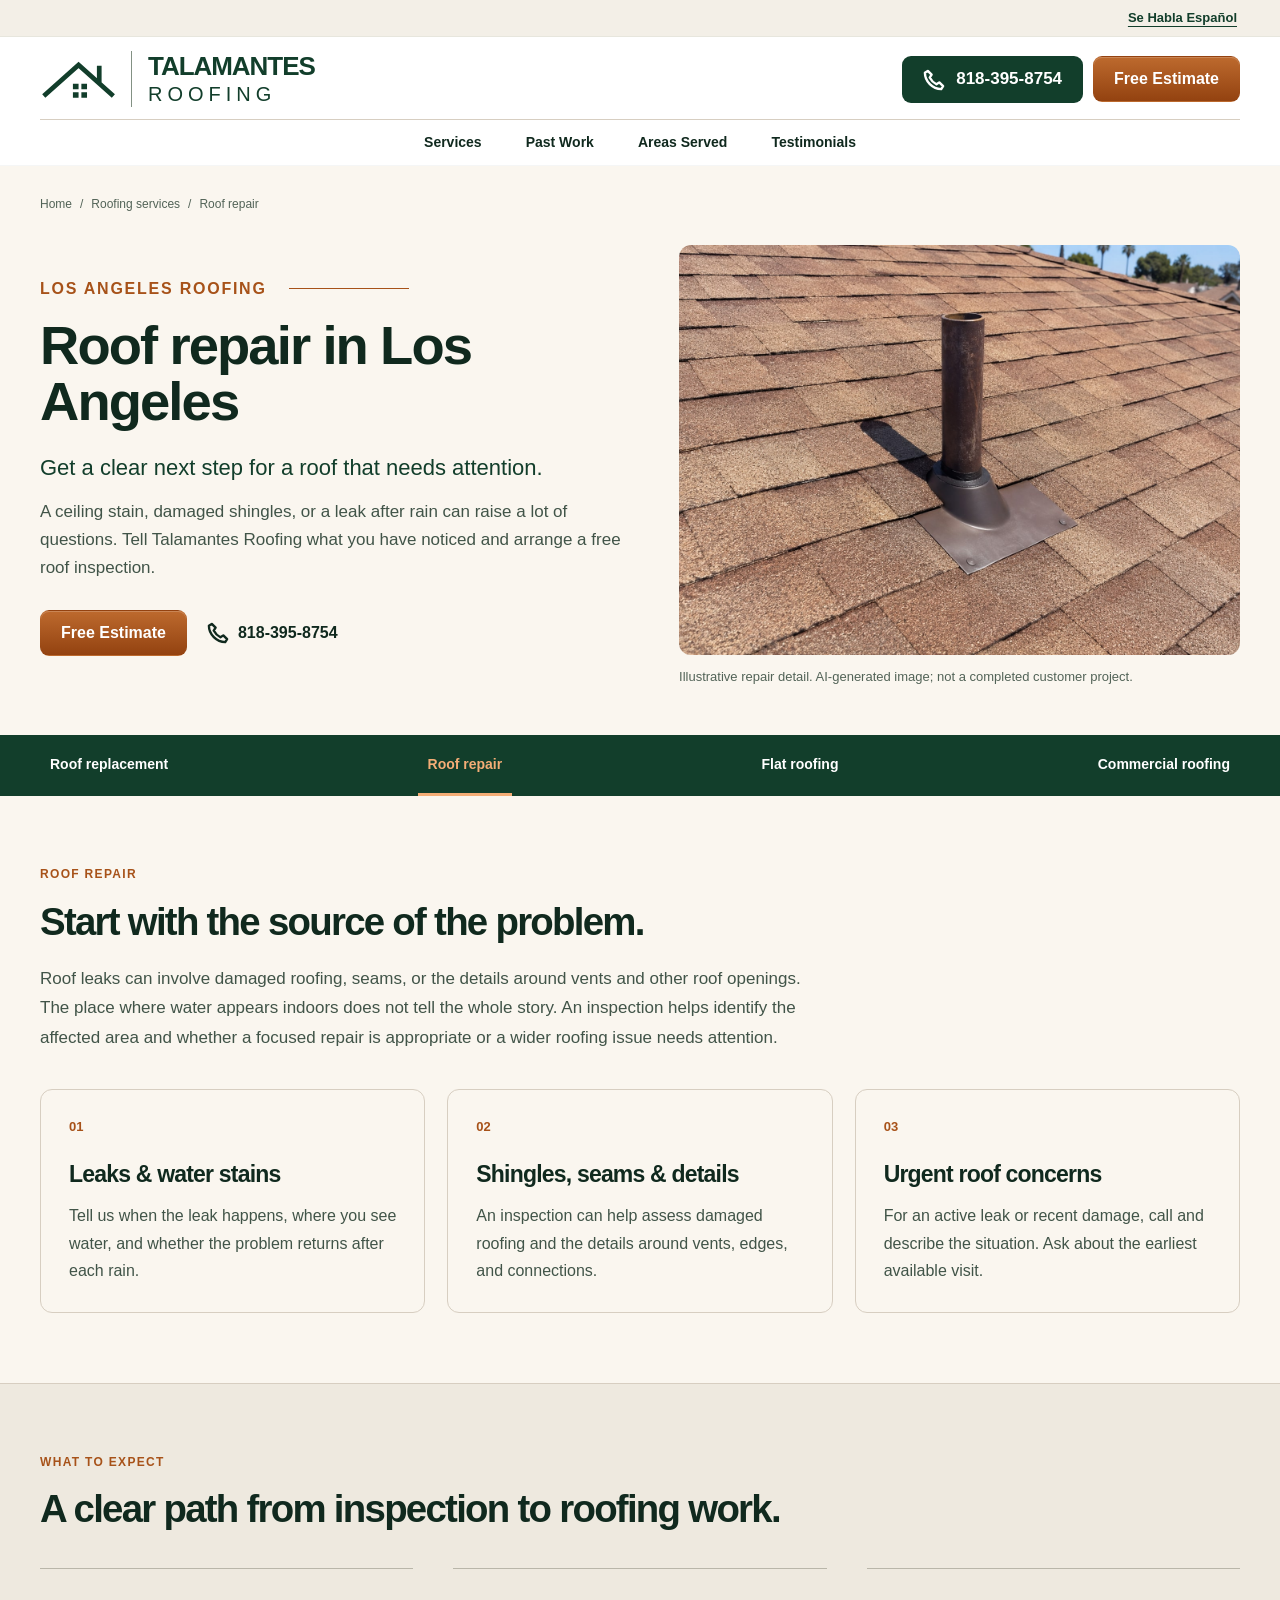
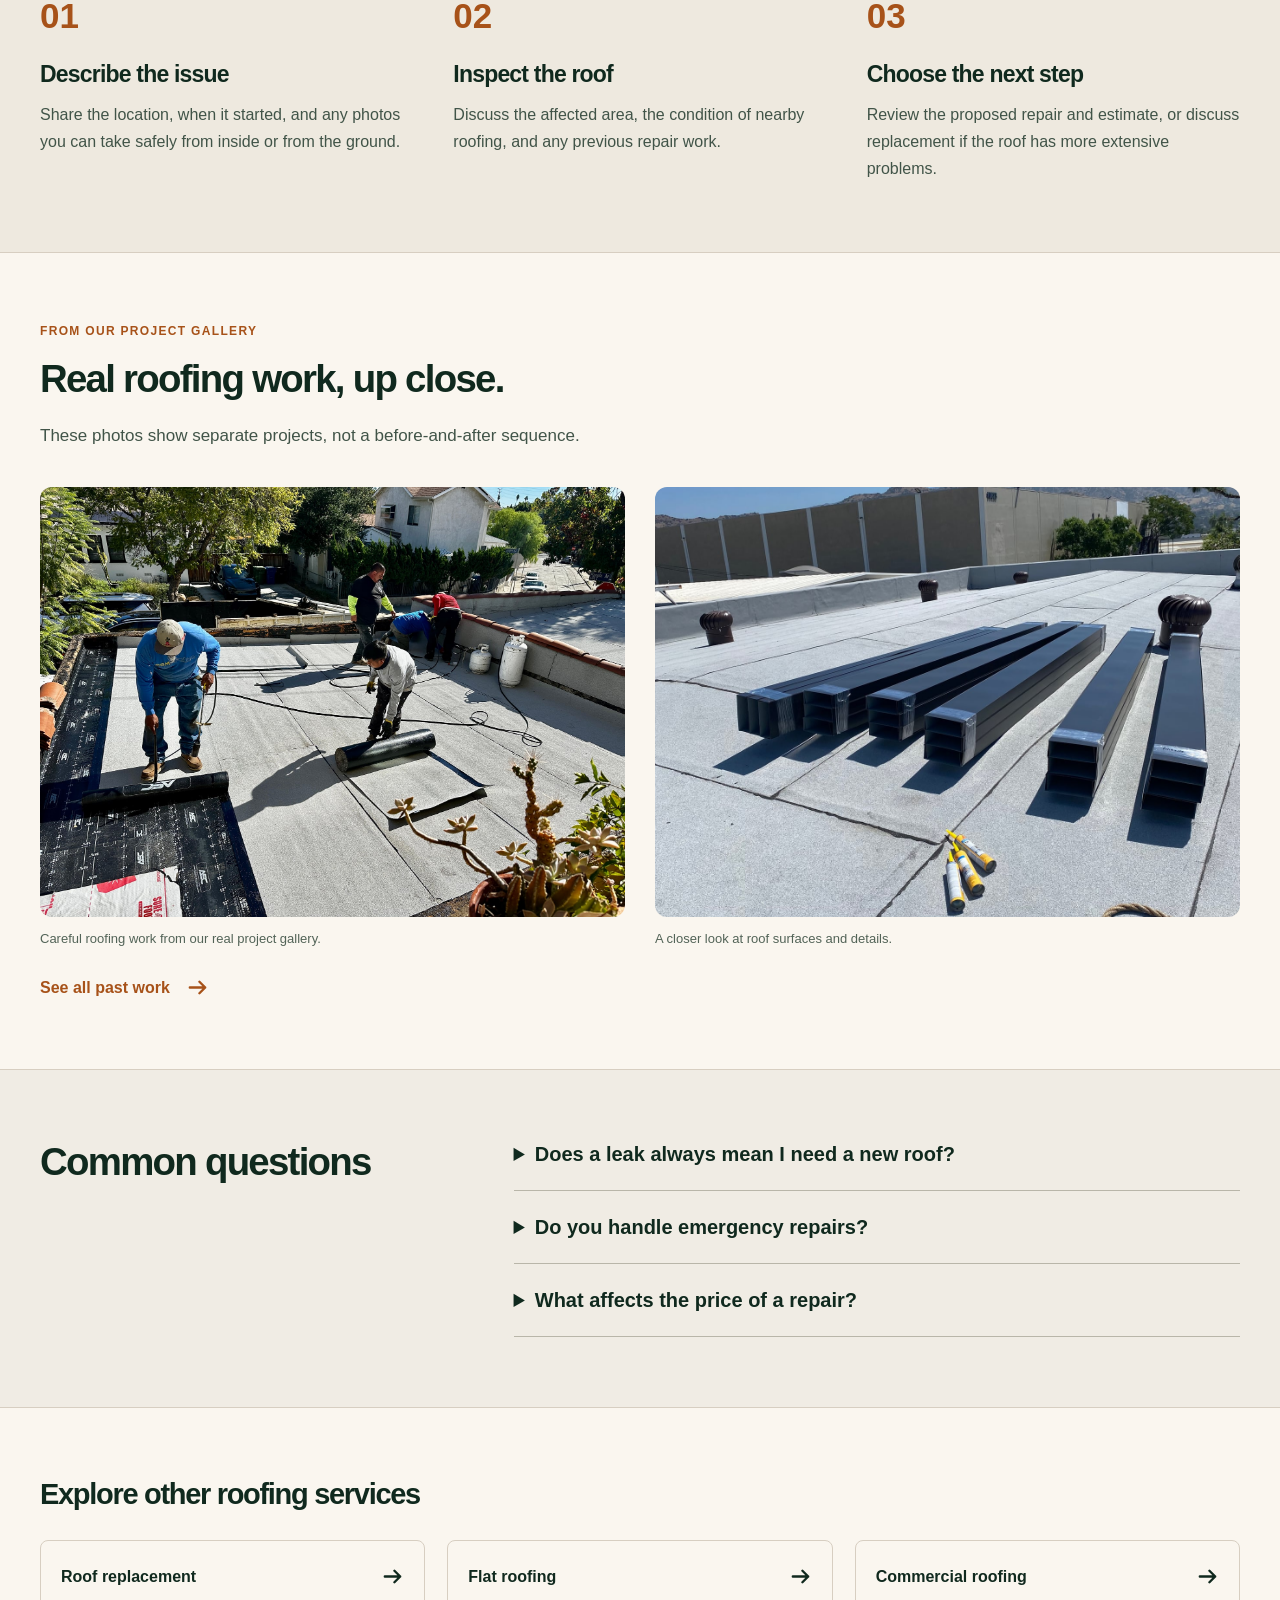
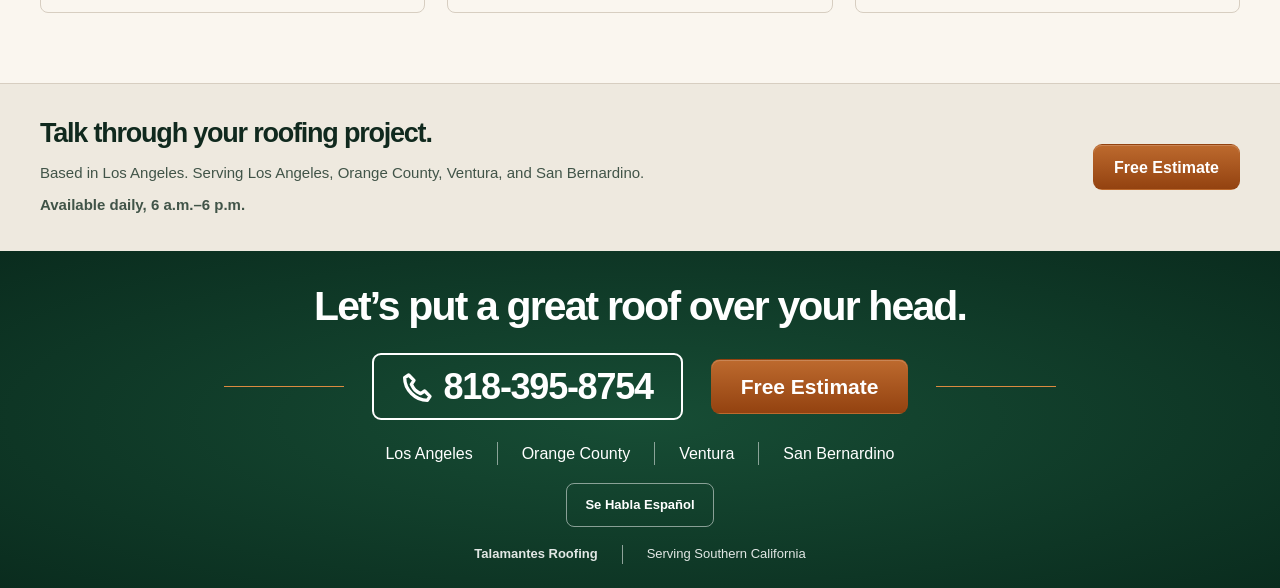
<file: roof-repair.html>
<!doctype html>
<html lang="en" prefix="og: https://ogp.me/ns#">
<head>
  <meta charset="utf-8">
  <meta name="viewport" content="width=device-width, initial-scale=1">
  <meta name="description" content="Roof leaks, damaged shingles, or an urgent roofing concern in Los Angeles? Contact Talamantes Roofing for a free inspection and repair estimate at 818-395-8754.">
  <meta name="theme-color" content="#123e2b">
  <title>Roof Repair in Los Angeles | Talamantes Roofing</title>
  <link rel="canonical" href="https://talamantes-roofing.vercel.app/roof-repair.html">
  <link rel="alternate" hreflang="en" href="https://talamantes-roofing.vercel.app/roof-repair.html">
  <link rel="alternate" hreflang="es" href="https://talamantes-roofing.vercel.app/es/roof-repair.html">
  <link rel="alternate" hreflang="x-default" href="https://talamantes-roofing.vercel.app/roof-repair.html">
  <link rel="icon" href="assets/favicon.svg" type="image/svg+xml">
  <link rel="stylesheet" href="styles.css">
  <script src="script.js" defer></script>
  <!-- Link sharing preview -->
  <meta property="og:type" content="website">
  <meta property="og:site_name" content="Talamantes Roofing">
  <meta property="og:title" content="Roof Repair in Los Angeles | Talamantes Roofing">
  <meta property="og:description" content="Roof leaks, damaged shingles, or an urgent roofing concern in Los Angeles? Contact Talamantes Roofing for a free inspection and repair estimate at 818-395-8754.">
  <meta property="og:url" content="https://talamantes-roofing.vercel.app/roof-repair.html">
  <meta property="og:locale" content="en_US">
  <meta property="og:locale:alternate" content="es_US">
  <meta property="og:image" content="https://talamantes-roofing.vercel.app/assets/roof-hero.jpg">
  <meta property="og:image:secure_url" content="https://talamantes-roofing.vercel.app/assets/roof-hero.jpg">
  <meta property="og:image:type" content="image/jpeg">
  <meta property="og:image:width" content="1536">
  <meta property="og:image:height" content="1024">
  <meta property="og:image:alt" content="Illustration of a California home with a shingle roof and arched entryway.">
  <meta name="twitter:card" content="summary_large_image">
  <meta name="twitter:title" content="Roof Repair in Los Angeles | Talamantes Roofing">
  <meta name="twitter:description" content="Roof leaks, damaged shingles, or an urgent roofing concern in Los Angeles? Contact Talamantes Roofing for a free inspection and repair estimate at 818-395-8754.">
  <meta name="twitter:image" content="https://talamantes-roofing.vercel.app/assets/roof-hero.jpg">
  <meta name="twitter:image:alt" content="Illustration of a California home with a shingle roof and arched entryway.">
  <!-- End link sharing preview -->
</head>
<body>
  <a class="skip-link" href="#main">Skip to content</a>
  <svg class="icon-definitions" xmlns="http://www.w3.org/2000/svg" aria-hidden="true"><defs>
    <symbol id="roof" viewBox="0 0 64 64"><path d="M5 34 32 11l7 6V7h7v16l13 11M15 29v25h34V29M26 54V36h12v18"/></symbol>
    <symbol id="home" viewBox="0 0 64 64"><path d="M5 29 32 7l27 22M13 25v32h38V25M27 57V40h10v17M23 26v6m18-6v6"/></symbol>
    <symbol id="building" viewBox="0 0 64 64"><path d="M20 57V6h26v51M7 57V23h13M46 29h11v28M28 17h2m8 0h1M28 27h2m8 0h1M28 37h2m8 0h1M29 57V46h8v11M12 33h2m-2 11h2m37-5h1m-1 9h1"/></symbol>
    <symbol id="flat" viewBox="0 0 64 64"><path d="m6 24 13-11h39L45 24H6v31m0-31h39v31M58 13v31M14 55V35h14v20M35 55V35h10"/></symbol>
    <symbol id="replace" viewBox="0 0 64 64"><path d="M5 30 32 8l27 22M48 20V8M16 44a16 16 0 0 1 27-12l5 5m0-11v11H37M48 45a16 16 0 0 1-27 12l-5-5m0 11V52h11"/></symbol>
    <symbol id="emergency" viewBox="0 0 64 64"><path d="M18 48V30a14 14 0 0 1 28 0v18M12 48h40v9H12zM32 3v6M7 16l6 5M57 16l-6 5M4 36h7m42 0h7M22 31a10 10 0 0 1 4-8"/></symbol>
    <symbol id="drop" viewBox="0 0 64 64"><path d="M32 5S11 31 11 42a21 21 0 0 0 42 0C53 31 32 5 32 5ZM44 43a12 12 0 0 1-10 10"/></symbol>
    <symbol id="clipboard" viewBox="0 0 64 64"><path d="M23 12H13v46h38V12H41M26 8h3V4h6v4h4v11H25V8zM22 36l8 8 13-15"/></symbol>
    <symbol id="shield" viewBox="0 0 64 64"><path d="m32 5 23 10v16c0 14-12 23-23 29C21 54 9 45 9 31V15zM21 31l8 8 15-17"/></symbol>
    <symbol id="clock" viewBox="0 0 64 64"><circle cx="36" cy="35" r="23"/><path d="M36 20v16l12 7M29 5h14M7 25H1m10 11H3m11 11H7"/></symbol>
    <symbol id="coins" viewBox="0 0 64 64"><ellipse cx="40" cy="12" rx="17" ry="7"/><path d="M23 12v12c0 10 34 10 34 0V12M26 22c8 5 23 5 31 0M34 36c12 2 23-1 23-7v-5M34 46c12 2 23-1 23-7V29"/><ellipse cx="20" cy="37" rx="15" ry="6"/><path d="M5 37v15c0 9 30 9 30 0V37M5 45c0 8 30 8 30 0"/></symbol>
    <symbol id="people" viewBox="0 0 64 64"><circle cx="32" cy="15" r="8"/><circle cx="12" cy="23" r="6"/><circle cx="52" cy="23" r="6"/><path d="M17 55V43a15 15 0 0 1 30 0v12M3 52V42a9 9 0 0 1 13-8m45 18V42a9 9 0 0 0-13-8"/></symbol>
    <symbol id="pin" viewBox="0 0 24 24"><path d="M12 22S4 13 4 9a8 8 0 1 1 16 0c0 4-8 13-8 13Z"/><circle cx="12" cy="9" r="2.5"/></symbol>
    <symbol id="phone" viewBox="0 0 24 24"><path d="m5 3 4 4-2 3c2 4 3 5 7 7l3-2 4 4-2 3C10 22 2 14 2 5z"/></symbol>
    <symbol id="arrow" viewBox="0 0 24 24"><path d="M4 12h16m-6-6 6 6-6 6"/></symbol>
  </defs></svg>

  <header class="site-header">
    <div class="language-bar"><div class="wrap"><a class="language-toggle" href="es/roof-repair.html" data-language-toggle lang="es" hreflang="es" aria-label="Se Habla Español — ver esta página en español">Se Habla Español</a></div></div>
    <div class="header-inner wrap">
      <a class="brand" href="./" aria-label="Talamantes Roofing home">
        <svg class="brand-mark" viewBox="0 0 84 52" aria-hidden="true"><path d="m4 44 37-33 37 33M63 31V12" fill="none" stroke="currentColor" stroke-width="5"/><path d="M35 31h6v6h-6zm9 0h6v6h-6zm-9 9h6v6h-6zm9 0h6v6h-6z" fill="currentColor"/></svg>
        <span class="brand-words"><strong>Talamantes</strong><span>Roofing</span></span>
      </a>
      <nav class="desktop-nav" aria-label="Main navigation"><a href="./#services">Services</a><a href="past-work.html">Past Work</a><a href="./#areas">Areas Served</a><a href="./#testimonials">Testimonials</a></nav>
      <div class="header-actions"><a class="button button-green header-phone" href="tel:+18183958754"><svg class="icon" aria-hidden="true"><use href="#phone"/></svg>818-395-8754</a><button class="button button-copper header-estimate" data-estimate>Free Estimate</button><button class="menu-toggle" aria-expanded="false" aria-controls="mobile-nav" aria-label="Open navigation"><span></span><span></span><span></span></button></div>
    </div>
    <nav id="mobile-nav" class="mobile-nav" aria-label="Mobile navigation" hidden><a href="./#services">Services</a><a href="past-work.html">Past Work</a><a href="./#areas">Areas Served</a><a href="./#testimonials">Testimonials</a><button class="button button-copper" data-estimate>Free Estimate</button></nav>
  </header>

  <main id="main" class="service-page">
    <section class="service-hero"><div class="wrap">
      <nav class="breadcrumbs" aria-label="Breadcrumb"><a href="./">Home</a><span aria-hidden="true">/</span><a href="./#services">Roofing services</a><span aria-hidden="true">/</span><span>Roof repair</span></nav>
      <div class="service-hero-grid"><div class="service-hero-copy"><p class="eyebrow">Los Angeles roofing <span></span></p><h1>Roof repair in Los Angeles</h1><p class="service-lead">Get a clear next step for a roof that needs attention.</p><p>A ceiling stain, damaged shingles, or a leak after rain can raise a lot of questions. Tell Talamantes Roofing what you have noticed and arrange a free roof inspection.</p><div class="service-actions"><button class="button button-copper" data-estimate>Free Estimate</button><a class="service-call" href="tel:+18183958754"><svg class="icon" aria-hidden="true"><use href="#phone"/></svg>818-395-8754</a></div></div>
      <figure class="service-hero-photo"><img src="assets/services/roof-repair-detail-illustration.jpg" alt="Illustrative detail of tan asphalt shingles and flashing around a roof vent." width="1200" height="900" loading="eager" decoding="async" fetchpriority="high"><figcaption>Illustrative repair detail. AI-generated image; not a completed customer project.</figcaption></figure></div>
    </div></section>
    <nav class="service-navigation" aria-label="Service navigation"><div class="wrap"><a href="roof-replacement.html">Roof replacement</a><a href="roof-repair.html" aria-current="page">Roof repair</a><a href="flat-roofing.html">Flat roofing</a><a href="commercial-roofing.html">Commercial roofing</a></div></nav>
    <section class="service-overview service-section"><div class="wrap"><div class="service-section-intro"><p class="eyebrow">Roof repair</p><h2>Start with the source of the problem.</h2><p>Roof leaks can involve damaged roofing, seams, or the details around vents and other roof openings. The place where water appears indoors does not tell the whole story. An inspection helps identify the affected area and whether a focused repair is appropriate or a wider roofing issue needs attention.</p></div><div class="service-feature-grid"><article><span class="service-feature-number">01</span><h3>Leaks &amp; water stains</h3><p>Tell us when the leak happens, where you see water, and whether the problem returns after each rain.</p></article><article><span class="service-feature-number">02</span><h3>Shingles, seams &amp; details</h3><p>An inspection can help assess damaged roofing and the details around vents, edges, and connections.</p></article><article><span class="service-feature-number">03</span><h3>Urgent roof concerns</h3><p>For an active leak or recent damage, call and describe the situation. Ask about the earliest available visit.</p></article></div></div></section>
    <section class="service-process service-section"><div class="wrap"><div class="service-section-intro"><p class="eyebrow">What to expect</p><h2>A clear path from inspection to roofing work.</h2></div><ol><li><h3>Describe the issue</h3><p>Share the location, when it started, and any photos you can take safely from inside or from the ground.</p></li><li><h3>Inspect the roof</h3><p>Discuss the affected area, the condition of nearby roofing, and any previous repair work.</p></li><li><h3>Choose the next step</h3><p>Review the proposed repair and estimate, or discuss replacement if the roof has more extensive problems.</p></li></ol></div></section>
    <section class="service-projects service-section"><div class="wrap"><div class="service-section-intro"><p class="eyebrow">From our project gallery</p><h2>Real roofing work, up close.</h2><p>These photos show separate projects, not a before-and-after sequence.</p></div><div class="service-photo-grid"><figure><img src="assets/projects/crew-at-work.jpg" alt="The roofing crew working with rolled material on a low-slope roof." width="1200" height="900" loading="lazy" decoding="async"><figcaption>Careful roofing work from our real project gallery.</figcaption></figure><figure><img src="assets/projects/flat-roof-details.jpg" alt="A low-slope roof surface with seams and rooftop details." width="1200" height="900" loading="lazy" decoding="async"><figcaption>A closer look at roof surfaces and details.</figcaption></figure></div><a class="service-gallery-link" href="past-work.html">See all past work <svg class="icon" aria-hidden="true"><use href="#arrow"/></svg></a></div></section>
    <section class="service-faq service-section"><div class="wrap service-faq-grid"><h2>Common questions</h2><div><details><summary>Does a leak always mean I need a new roof?</summary><p>No. Some problems can be addressed with a repair. The age and condition of the surrounding roofing, the extent of damage, and previous repairs help determine the appropriate approach.</p></details><details><summary>Do you handle emergency repairs?</summary><p>Emergency roof repairs are among our services. Call 818-395-8754, explain the issue, and confirm availability with the team. Arrival times depend on the situation and current scheduling.</p></details><details><summary>What affects the price of a repair?</summary><p>The size and location of the affected area, roofing materials, access, and any damage underneath the roofing all affect the work. A free inspection and estimate can help define your project.</p></details></div></div></section>
    <section class="service-related service-section"><div class="wrap"><h2>Explore other roofing services</h2><div class="service-related-grid"><a href="roof-replacement.html">Roof replacement<svg class="icon" aria-hidden="true"><use href="#arrow"/></svg></a><a href="flat-roofing.html">Flat roofing<svg class="icon" aria-hidden="true"><use href="#arrow"/></svg></a><a href="commercial-roofing.html">Commercial roofing<svg class="icon" aria-hidden="true"><use href="#arrow"/></svg></a></div></div></section>
    <section class="service-local"><div class="wrap"><div><h2>Talk through your roofing project.</h2><p>Based in Los Angeles. Serving Los Angeles, Orange County, Ventura, and San Bernardino.</p><p class="service-hours">Available daily, 6 a.m.–6 p.m.</p></div><button class="button button-copper" data-estimate>Free Estimate</button></div></section>
  </main>

  <footer class="site-footer" id="contact"><div class="wrap"><h2>Let’s put a great roof over your head.</h2><div class="footer-actions"><a class="button button-outline footer-phone" href="tel:+18183958754"><svg class="icon" aria-hidden="true"><use href="#phone"/></svg>818-395-8754</a><button class="button button-copper button-large" data-estimate>Free Estimate</button></div><ul class="footer-areas"><li>Los Angeles</li><li>Orange County</li><li>Ventura</li><li>San Bernardino</li></ul><div class="footer-language"><a class="language-toggle" href="es/roof-repair.html" data-language-toggle lang="es" hreflang="es" aria-label="Se Habla Español — ver esta página en español">Se Habla Español</a></div><p class="footer-note"><strong>Talamantes Roofing</strong><span>Serving Southern California</span></p></div></footer>


  <dialog id="estimate-dialog" aria-labelledby="estimate-title" aria-describedby="estimate-description"><button class="dialog-close" aria-label="Close estimate panel" autofocus>×</button><svg class="service-icon" aria-hidden="true"><use href="#roof"/></svg><p class="eyebrow">Let’s talk about your roof</p><h2 id="estimate-title">Your free estimate starts here.</h2><p id="estimate-description">Call Talamantes Roofing to tell us about your project and arrange a free estimate or roof inspection.</p><a class="button button-green button-large" href="tel:+18183958754"><svg class="icon" aria-hidden="true"><use href="#phone"/></svg>Call 818-395-8754</a><p class="dialog-areas">Serving Los Angeles, Orange County, Ventura and San Bernardino.</p></dialog>
</body>
</html>
</file>
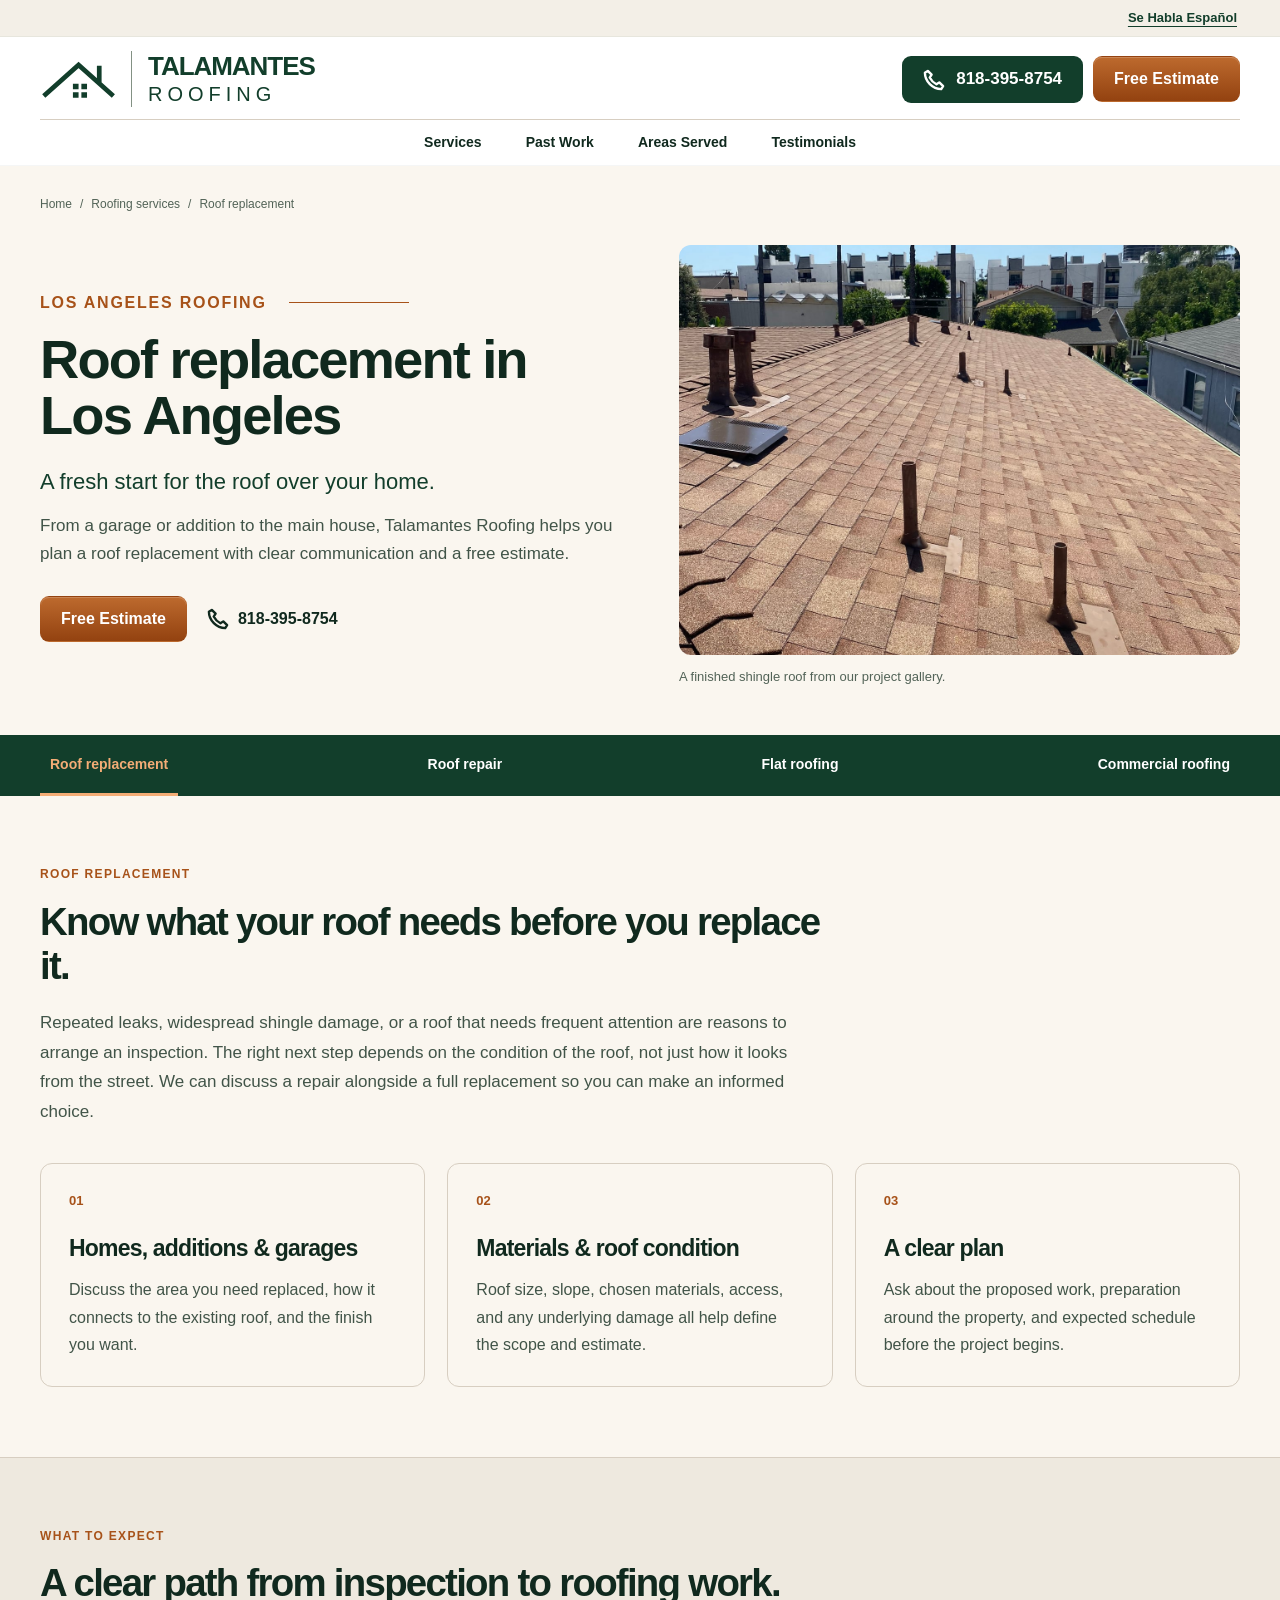
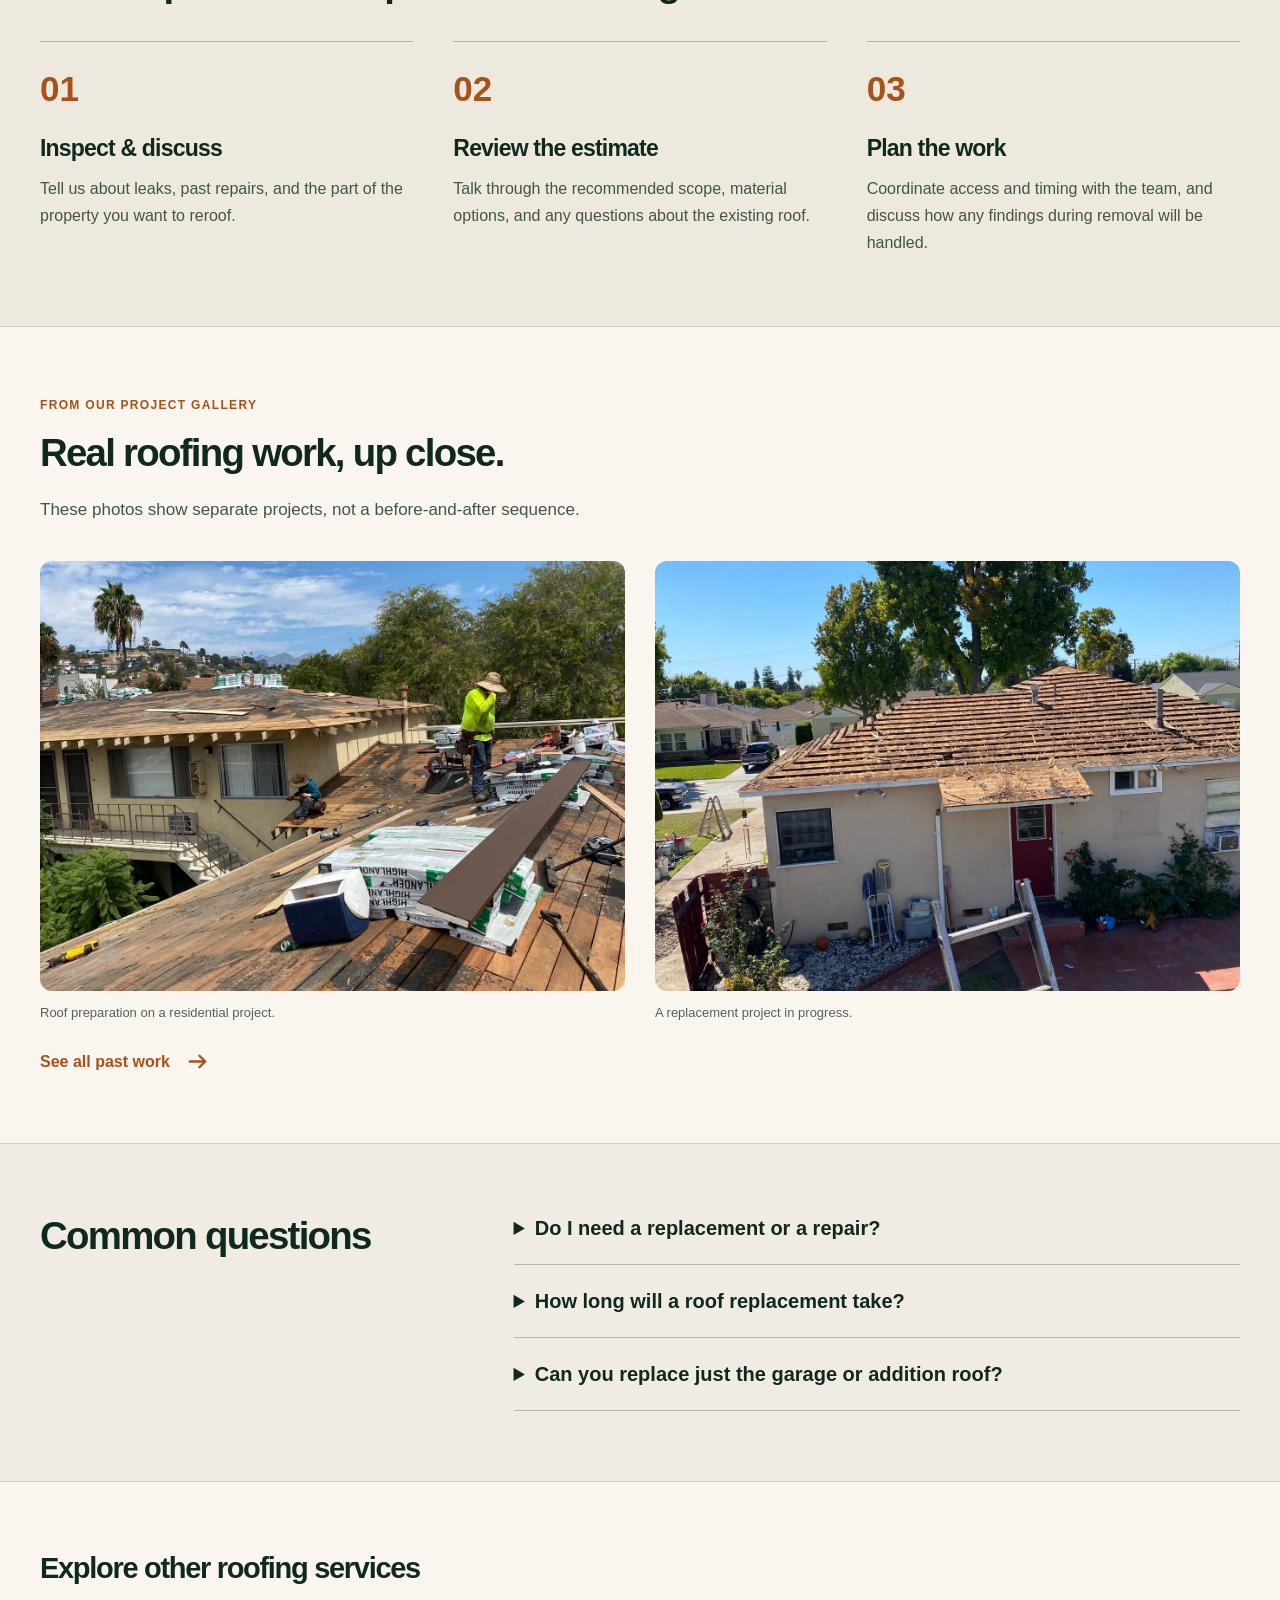
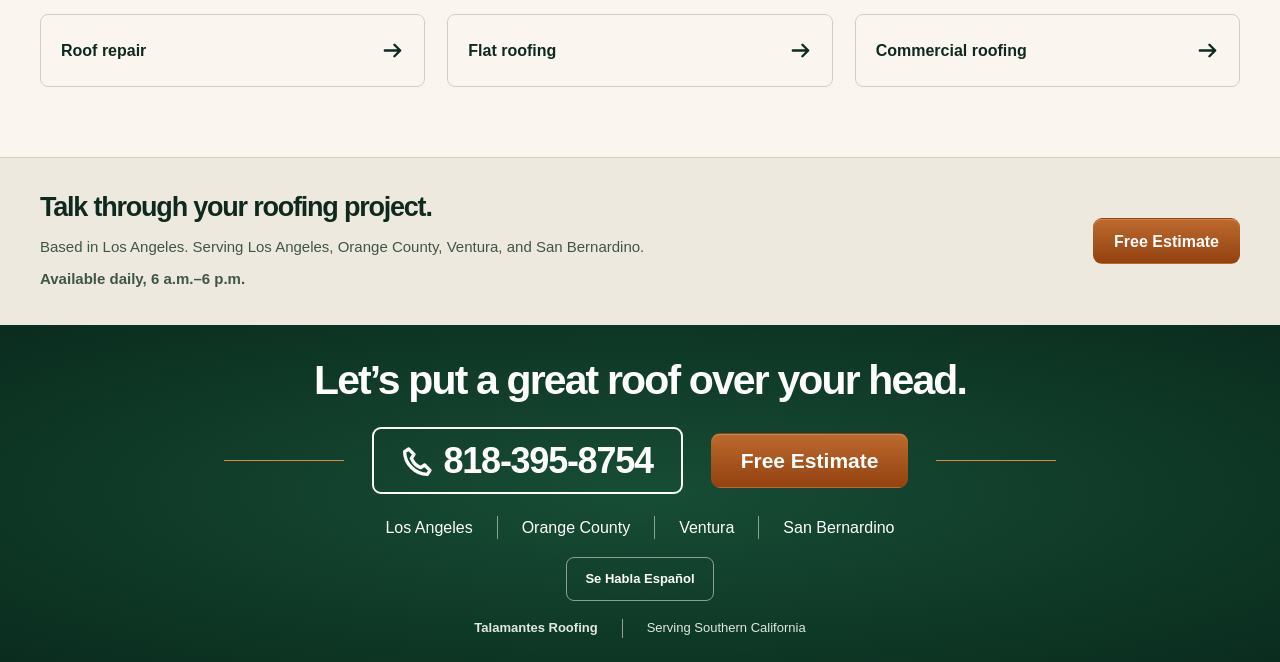
<file: roof-replacement.html>
<!doctype html>
<html lang="en" prefix="og: https://ogp.me/ns#">
<head>
  <meta charset="utf-8">
  <meta name="viewport" content="width=device-width, initial-scale=1">
  <meta name="description" content="Plan your Los Angeles roof replacement with Talamantes Roofing. Explore real project photos, learn what affects the work, and call 818-395-8754 for a free estimate.">
  <meta name="theme-color" content="#123e2b">
  <title>Roof Replacement in Los Angeles | Talamantes Roofing</title>
  <link rel="canonical" href="https://talamantes-roofing.vercel.app/roof-replacement.html">
  <link rel="alternate" hreflang="en" href="https://talamantes-roofing.vercel.app/roof-replacement.html">
  <link rel="alternate" hreflang="es" href="https://talamantes-roofing.vercel.app/es/roof-replacement.html">
  <link rel="alternate" hreflang="x-default" href="https://talamantes-roofing.vercel.app/roof-replacement.html">
  <link rel="icon" href="assets/favicon.svg" type="image/svg+xml">
  <link rel="stylesheet" href="styles.css">
  <script src="script.js" defer></script>
  <!-- Link sharing preview -->
  <meta property="og:type" content="website">
  <meta property="og:site_name" content="Talamantes Roofing">
  <meta property="og:title" content="Roof Replacement in Los Angeles | Talamantes Roofing">
  <meta property="og:description" content="Plan your Los Angeles roof replacement with Talamantes Roofing. Explore real project photos, learn what affects the work, and call 818-395-8754 for a free estimate.">
  <meta property="og:url" content="https://talamantes-roofing.vercel.app/roof-replacement.html">
  <meta property="og:locale" content="en_US">
  <meta property="og:locale:alternate" content="es_US">
  <meta property="og:image" content="https://talamantes-roofing.vercel.app/assets/roof-hero.jpg">
  <meta property="og:image:secure_url" content="https://talamantes-roofing.vercel.app/assets/roof-hero.jpg">
  <meta property="og:image:type" content="image/jpeg">
  <meta property="og:image:width" content="1536">
  <meta property="og:image:height" content="1024">
  <meta property="og:image:alt" content="Illustration of a California home with a shingle roof and arched entryway.">
  <meta name="twitter:card" content="summary_large_image">
  <meta name="twitter:title" content="Roof Replacement in Los Angeles | Talamantes Roofing">
  <meta name="twitter:description" content="Plan your Los Angeles roof replacement with Talamantes Roofing. Explore real project photos, learn what affects the work, and call 818-395-8754 for a free estimate.">
  <meta name="twitter:image" content="https://talamantes-roofing.vercel.app/assets/roof-hero.jpg">
  <meta name="twitter:image:alt" content="Illustration of a California home with a shingle roof and arched entryway.">
  <!-- End link sharing preview -->
</head>
<body>
  <a class="skip-link" href="#main">Skip to content</a>
  <svg class="icon-definitions" xmlns="http://www.w3.org/2000/svg" aria-hidden="true"><defs>
    <symbol id="roof" viewBox="0 0 64 64"><path d="M5 34 32 11l7 6V7h7v16l13 11M15 29v25h34V29M26 54V36h12v18"/></symbol>
    <symbol id="home" viewBox="0 0 64 64"><path d="M5 29 32 7l27 22M13 25v32h38V25M27 57V40h10v17M23 26v6m18-6v6"/></symbol>
    <symbol id="building" viewBox="0 0 64 64"><path d="M20 57V6h26v51M7 57V23h13M46 29h11v28M28 17h2m8 0h1M28 27h2m8 0h1M28 37h2m8 0h1M29 57V46h8v11M12 33h2m-2 11h2m37-5h1m-1 9h1"/></symbol>
    <symbol id="flat" viewBox="0 0 64 64"><path d="m6 24 13-11h39L45 24H6v31m0-31h39v31M58 13v31M14 55V35h14v20M35 55V35h10"/></symbol>
    <symbol id="replace" viewBox="0 0 64 64"><path d="M5 30 32 8l27 22M48 20V8M16 44a16 16 0 0 1 27-12l5 5m0-11v11H37M48 45a16 16 0 0 1-27 12l-5-5m0 11V52h11"/></symbol>
    <symbol id="emergency" viewBox="0 0 64 64"><path d="M18 48V30a14 14 0 0 1 28 0v18M12 48h40v9H12zM32 3v6M7 16l6 5M57 16l-6 5M4 36h7m42 0h7M22 31a10 10 0 0 1 4-8"/></symbol>
    <symbol id="drop" viewBox="0 0 64 64"><path d="M32 5S11 31 11 42a21 21 0 0 0 42 0C53 31 32 5 32 5ZM44 43a12 12 0 0 1-10 10"/></symbol>
    <symbol id="clipboard" viewBox="0 0 64 64"><path d="M23 12H13v46h38V12H41M26 8h3V4h6v4h4v11H25V8zM22 36l8 8 13-15"/></symbol>
    <symbol id="shield" viewBox="0 0 64 64"><path d="m32 5 23 10v16c0 14-12 23-23 29C21 54 9 45 9 31V15zM21 31l8 8 15-17"/></symbol>
    <symbol id="clock" viewBox="0 0 64 64"><circle cx="36" cy="35" r="23"/><path d="M36 20v16l12 7M29 5h14M7 25H1m10 11H3m11 11H7"/></symbol>
    <symbol id="coins" viewBox="0 0 64 64"><ellipse cx="40" cy="12" rx="17" ry="7"/><path d="M23 12v12c0 10 34 10 34 0V12M26 22c8 5 23 5 31 0M34 36c12 2 23-1 23-7v-5M34 46c12 2 23-1 23-7V29"/><ellipse cx="20" cy="37" rx="15" ry="6"/><path d="M5 37v15c0 9 30 9 30 0V37M5 45c0 8 30 8 30 0"/></symbol>
    <symbol id="people" viewBox="0 0 64 64"><circle cx="32" cy="15" r="8"/><circle cx="12" cy="23" r="6"/><circle cx="52" cy="23" r="6"/><path d="M17 55V43a15 15 0 0 1 30 0v12M3 52V42a9 9 0 0 1 13-8m45 18V42a9 9 0 0 0-13-8"/></symbol>
    <symbol id="pin" viewBox="0 0 24 24"><path d="M12 22S4 13 4 9a8 8 0 1 1 16 0c0 4-8 13-8 13Z"/><circle cx="12" cy="9" r="2.5"/></symbol>
    <symbol id="phone" viewBox="0 0 24 24"><path d="m5 3 4 4-2 3c2 4 3 5 7 7l3-2 4 4-2 3C10 22 2 14 2 5z"/></symbol>
    <symbol id="arrow" viewBox="0 0 24 24"><path d="M4 12h16m-6-6 6 6-6 6"/></symbol>
  </defs></svg>

  <header class="site-header">
    <div class="language-bar"><div class="wrap"><a class="language-toggle" href="es/roof-replacement.html" data-language-toggle lang="es" hreflang="es" aria-label="Se Habla Español — ver esta página en español">Se Habla Español</a></div></div>
    <div class="header-inner wrap">
      <a class="brand" href="./" aria-label="Talamantes Roofing home">
        <svg class="brand-mark" viewBox="0 0 84 52" aria-hidden="true"><path d="m4 44 37-33 37 33M63 31V12" fill="none" stroke="currentColor" stroke-width="5"/><path d="M35 31h6v6h-6zm9 0h6v6h-6zm-9 9h6v6h-6zm9 0h6v6h-6z" fill="currentColor"/></svg>
        <span class="brand-words"><strong>Talamantes</strong><span>Roofing</span></span>
      </a>
      <nav class="desktop-nav" aria-label="Main navigation"><a href="./#services">Services</a><a href="past-work.html">Past Work</a><a href="./#areas">Areas Served</a><a href="./#testimonials">Testimonials</a></nav>
      <div class="header-actions"><a class="button button-green header-phone" href="tel:+18183958754"><svg class="icon" aria-hidden="true"><use href="#phone"/></svg>818-395-8754</a><button class="button button-copper header-estimate" data-estimate>Free Estimate</button><button class="menu-toggle" aria-expanded="false" aria-controls="mobile-nav" aria-label="Open navigation"><span></span><span></span><span></span></button></div>
    </div>
    <nav id="mobile-nav" class="mobile-nav" aria-label="Mobile navigation" hidden><a href="./#services">Services</a><a href="past-work.html">Past Work</a><a href="./#areas">Areas Served</a><a href="./#testimonials">Testimonials</a><button class="button button-copper" data-estimate>Free Estimate</button></nav>
  </header>

  <main id="main" class="service-page">
    <section class="service-hero"><div class="wrap">
      <nav class="breadcrumbs" aria-label="Breadcrumb"><a href="./">Home</a><span aria-hidden="true">/</span><a href="./#services">Roofing services</a><span aria-hidden="true">/</span><span>Roof replacement</span></nav>
      <div class="service-hero-grid"><div class="service-hero-copy"><p class="eyebrow">Los Angeles roofing <span></span></p><h1>Roof replacement in Los Angeles</h1><p class="service-lead">A fresh start for the roof over your home.</p><p>From a garage or addition to the main house, Talamantes Roofing helps you plan a roof replacement with clear communication and a free estimate.</p><div class="service-actions"><button class="button button-copper" data-estimate>Free Estimate</button><a class="service-call" href="tel:+18183958754"><svg class="icon" aria-hidden="true"><use href="#phone"/></svg>818-395-8754</a></div></div>
      <figure class="service-hero-photo"><img src="assets/projects/shingle-roof-finish.jpg" alt="Finished tan asphalt shingles with aligned courses and roof vents on a supplied roofing project." width="1200" height="900" loading="eager" decoding="async" fetchpriority="high"><figcaption>A finished shingle roof from our project gallery.</figcaption></figure></div>
    </div></section>
    <nav class="service-navigation" aria-label="Service navigation"><div class="wrap"><a href="roof-replacement.html" aria-current="page">Roof replacement</a><a href="roof-repair.html">Roof repair</a><a href="flat-roofing.html">Flat roofing</a><a href="commercial-roofing.html">Commercial roofing</a></div></nav>
    <section class="service-overview service-section"><div class="wrap"><div class="service-section-intro"><p class="eyebrow">Roof replacement</p><h2>Know what your roof needs before you replace it.</h2><p>Repeated leaks, widespread shingle damage, or a roof that needs frequent attention are reasons to arrange an inspection. The right next step depends on the condition of the roof, not just how it looks from the street. We can discuss a repair alongside a full replacement so you can make an informed choice.</p></div><div class="service-feature-grid"><article><span class="service-feature-number">01</span><h3>Homes, additions &amp; garages</h3><p>Discuss the area you need replaced, how it connects to the existing roof, and the finish you want.</p></article><article><span class="service-feature-number">02</span><h3>Materials &amp; roof condition</h3><p>Roof size, slope, chosen materials, access, and any underlying damage all help define the scope and estimate.</p></article><article><span class="service-feature-number">03</span><h3>A clear plan</h3><p>Ask about the proposed work, preparation around the property, and expected schedule before the project begins.</p></article></div></div></section>
    <section class="service-process service-section"><div class="wrap"><div class="service-section-intro"><p class="eyebrow">What to expect</p><h2>A clear path from inspection to roofing work.</h2></div><ol><li><h3>Inspect &amp; discuss</h3><p>Tell us about leaks, past repairs, and the part of the property you want to reroof.</p></li><li><h3>Review the estimate</h3><p>Talk through the recommended scope, material options, and any questions about the existing roof.</p></li><li><h3>Plan the work</h3><p>Coordinate access and timing with the team, and discuss how any findings during removal will be handled.</p></li></ol></div></section>
    <section class="service-projects service-section"><div class="wrap"><div class="service-section-intro"><p class="eyebrow">From our project gallery</p><h2>Real roofing work, up close.</h2><p>These photos show separate projects, not a before-and-after sequence.</p></div><div class="service-photo-grid"><figure><img src="assets/projects/roof-deck-preparation.jpg" alt="Roof decking and roofing materials during a replacement project." width="1200" height="900" loading="lazy" decoding="async"><figcaption>Roof preparation on a residential project.</figcaption></figure><figure><img src="assets/projects/residential-replacement.jpg" alt="A house with its old roofing removed during replacement work." width="1200" height="900" loading="lazy" decoding="async"><figcaption>A replacement project in progress.</figcaption></figure></div><a class="service-gallery-link" href="past-work.html">See all past work <svg class="icon" aria-hidden="true"><use href="#arrow"/></svg></a></div></section>
    <section class="service-faq service-section"><div class="wrap service-faq-grid"><h2>Common questions</h2><div><details><summary>Do I need a replacement or a repair?</summary><p>A localized problem may be repairable. Broader deterioration or recurring issues may make replacement worth considering. A roof inspection helps clarify the options for your property.</p></details><details><summary>How long will a roof replacement take?</summary><p>Timing varies with the size and complexity of the roof, material availability, weather, and the condition underneath the old roofing. Ask for a project-specific schedule with your estimate.</p></details><details><summary>Can you replace just the garage or addition roof?</summary><p>Yes. Tell us which roof area needs attention. We can discuss that section and how it meets any adjoining roof areas during the inspection.</p></details></div></div></section>
    <section class="service-related service-section"><div class="wrap"><h2>Explore other roofing services</h2><div class="service-related-grid"><a href="roof-repair.html">Roof repair<svg class="icon" aria-hidden="true"><use href="#arrow"/></svg></a><a href="flat-roofing.html">Flat roofing<svg class="icon" aria-hidden="true"><use href="#arrow"/></svg></a><a href="commercial-roofing.html">Commercial roofing<svg class="icon" aria-hidden="true"><use href="#arrow"/></svg></a></div></div></section>
    <section class="service-local"><div class="wrap"><div><h2>Talk through your roofing project.</h2><p>Based in Los Angeles. Serving Los Angeles, Orange County, Ventura, and San Bernardino.</p><p class="service-hours">Available daily, 6 a.m.–6 p.m.</p></div><button class="button button-copper" data-estimate>Free Estimate</button></div></section>
  </main>

  <footer class="site-footer" id="contact"><div class="wrap"><h2>Let’s put a great roof over your head.</h2><div class="footer-actions"><a class="button button-outline footer-phone" href="tel:+18183958754"><svg class="icon" aria-hidden="true"><use href="#phone"/></svg>818-395-8754</a><button class="button button-copper button-large" data-estimate>Free Estimate</button></div><ul class="footer-areas"><li>Los Angeles</li><li>Orange County</li><li>Ventura</li><li>San Bernardino</li></ul><div class="footer-language"><a class="language-toggle" href="es/roof-replacement.html" data-language-toggle lang="es" hreflang="es" aria-label="Se Habla Español — ver esta página en español">Se Habla Español</a></div><p class="footer-note"><strong>Talamantes Roofing</strong><span>Serving Southern California</span></p></div></footer>


  <dialog id="estimate-dialog" aria-labelledby="estimate-title" aria-describedby="estimate-description"><button class="dialog-close" aria-label="Close estimate panel" autofocus>×</button><svg class="service-icon" aria-hidden="true"><use href="#roof"/></svg><p class="eyebrow">Let’s talk about your roof</p><h2 id="estimate-title">Your free estimate starts here.</h2><p id="estimate-description">Call Talamantes Roofing to tell us about your project and arrange a free estimate or roof inspection.</p><a class="button button-green button-large" href="tel:+18183958754"><svg class="icon" aria-hidden="true"><use href="#phone"/></svg>Call 818-395-8754</a><p class="dialog-areas">Serving Los Angeles, Orange County, Ventura and San Bernardino.</p></dialog>
</body>
</html>
</file>
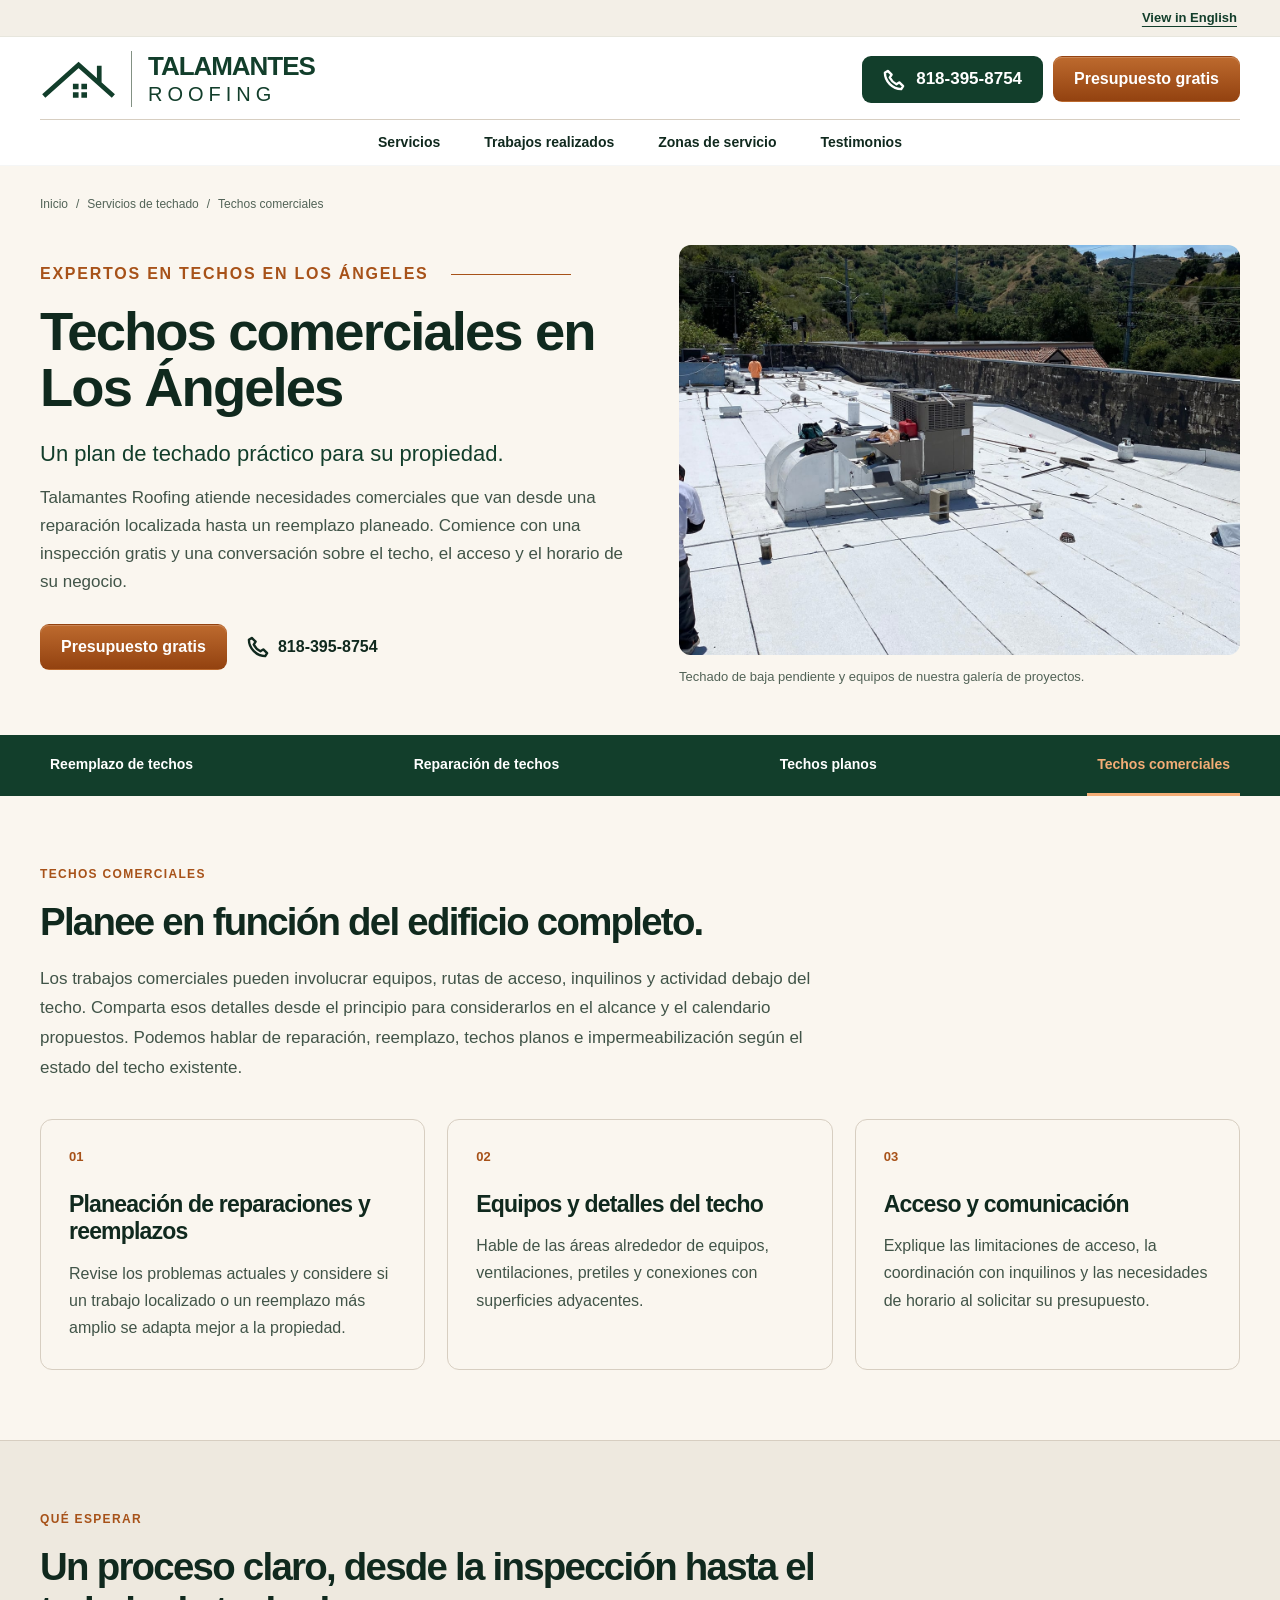
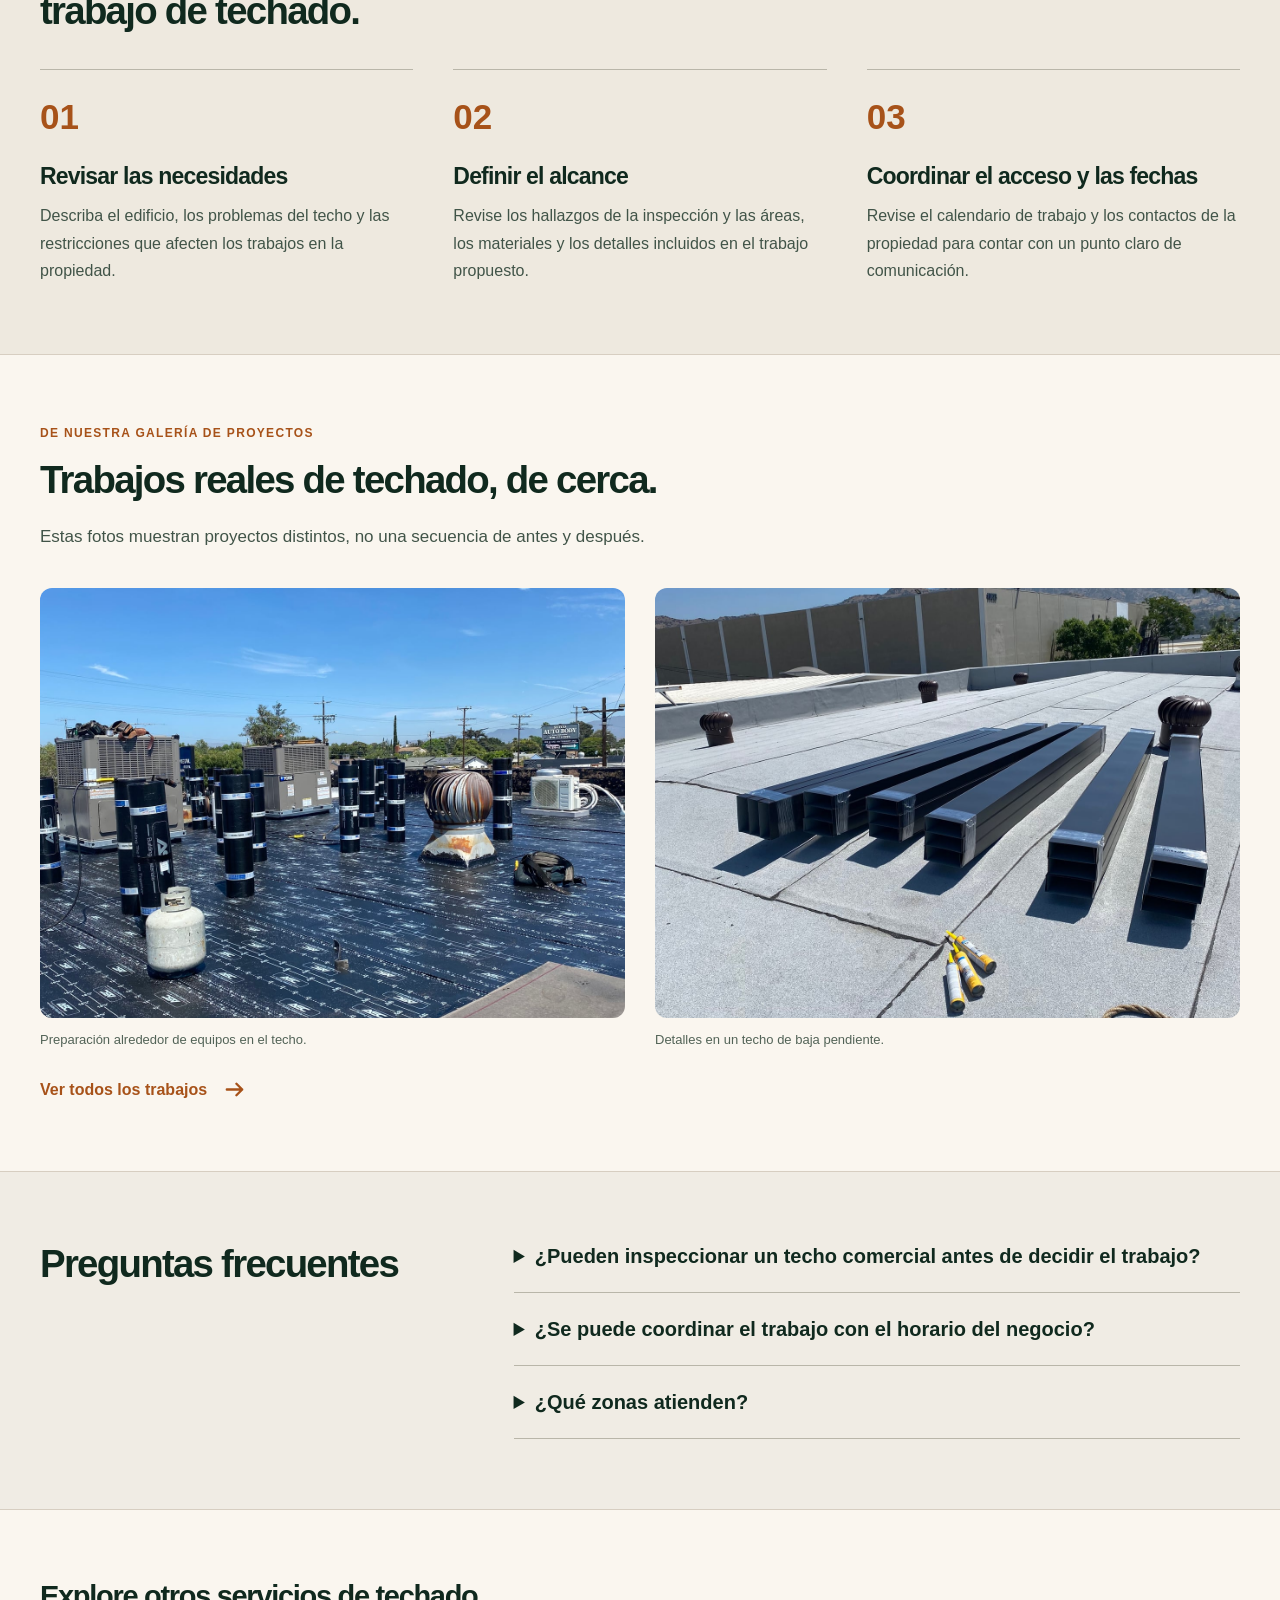
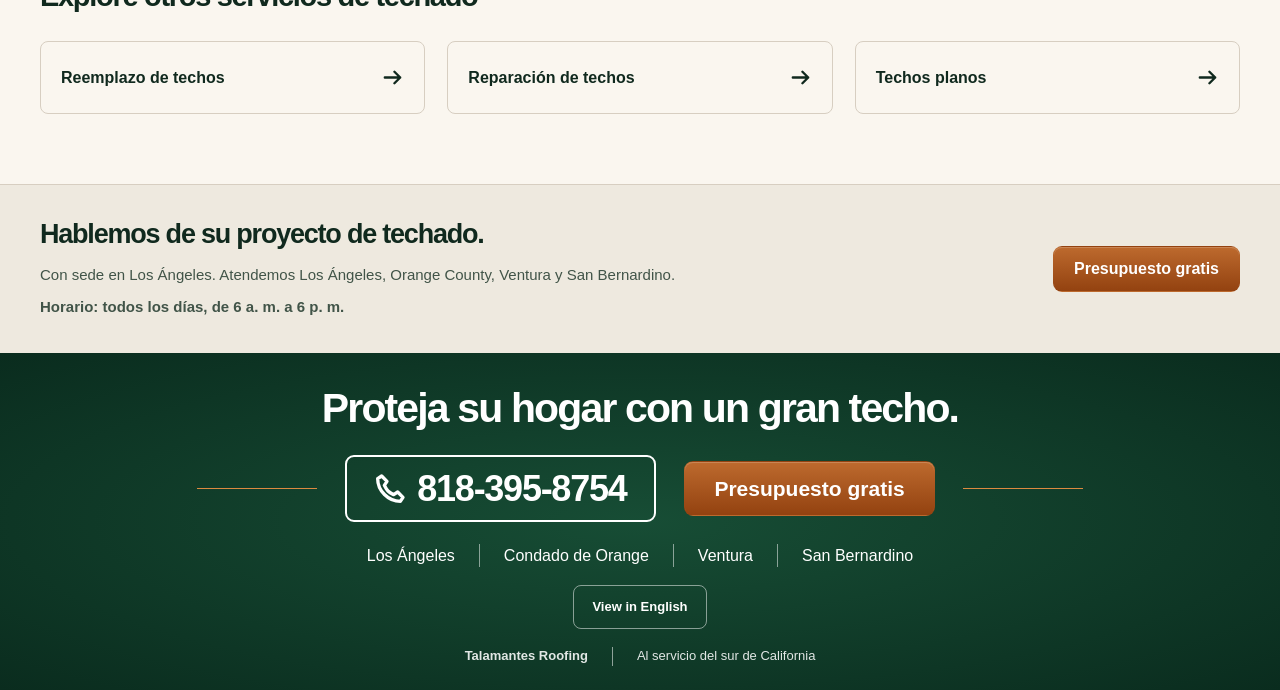
<file: es/commercial-roofing.html>
<!doctype html>
<html lang="es" prefix="og: https://ogp.me/ns#">
<head>
  <meta charset="utf-8">
  <meta name="viewport" content="width=device-width, initial-scale=1">
  <meta name="description" content="Reemplazo, reparación e impermeabilización de techos comerciales en Los Ángeles. Explore proyectos de Talamantes Roofing y llame al 818-395-8754 para un presupuesto.">
  <meta name="theme-color" content="#123e2b">
  <title>Techos comerciales en Los Ángeles | Talamantes Roofing</title>
  <link rel="canonical" href="https://talamantes-roofing.vercel.app/es/commercial-roofing.html">
  <link rel="alternate" hreflang="en" href="https://talamantes-roofing.vercel.app/commercial-roofing.html">
  <link rel="alternate" hreflang="es" href="https://talamantes-roofing.vercel.app/es/commercial-roofing.html">
  <link rel="alternate" hreflang="x-default" href="https://talamantes-roofing.vercel.app/commercial-roofing.html">
  <link rel="icon" href="../assets/favicon.svg" type="image/svg+xml">
  <link rel="stylesheet" href="../styles.css">
  <script src="../script.js" defer></script>
  <!-- Link sharing preview -->
  <meta property="og:type" content="website">
  <meta property="og:site_name" content="Talamantes Roofing">
  <meta property="og:title" content="Techos comerciales en Los Ángeles | Talamantes Roofing">
  <meta property="og:description" content="Reemplazo, reparación e impermeabilización de techos comerciales en Los Ángeles. Explore proyectos de Talamantes Roofing y llame al 818-395-8754 para un presupuesto.">
  <meta property="og:url" content="https://talamantes-roofing.vercel.app/es/commercial-roofing.html">
  <meta property="og:locale" content="es_US">
  <meta property="og:locale:alternate" content="en_US">
  <meta property="og:image" content="https://talamantes-roofing.vercel.app/assets/roof-hero.jpg">
  <meta property="og:image:secure_url" content="https://talamantes-roofing.vercel.app/assets/roof-hero.jpg">
  <meta property="og:image:type" content="image/jpeg">
  <meta property="og:image:width" content="1536">
  <meta property="og:image:height" content="1024">
  <meta property="og:image:alt" content="Ilustración de una casa de California con techo de tejas asfálticas y entrada arqueada.">
  <meta name="twitter:card" content="summary_large_image">
  <meta name="twitter:title" content="Techos comerciales en Los Ángeles | Talamantes Roofing">
  <meta name="twitter:description" content="Reemplazo, reparación e impermeabilización de techos comerciales en Los Ángeles. Explore proyectos de Talamantes Roofing y llame al 818-395-8754 para un presupuesto.">
  <meta name="twitter:image" content="https://talamantes-roofing.vercel.app/assets/roof-hero.jpg">
  <meta name="twitter:image:alt" content="Ilustración de una casa de California con techo de tejas asfálticas y entrada arqueada.">
  <!-- End link sharing preview -->
</head>
<body>
  <a class="skip-link" href="#main">Saltar al contenido</a>
  <svg class="icon-definitions" xmlns="http://www.w3.org/2000/svg" aria-hidden="true"><defs>
    <symbol id="roof" viewbox="0 0 64 64"><path d="M5 34 32 11l7 6V7h7v16l13 11M15 29v25h34V29M26 54V36h12v18"/></symbol>
    <symbol id="home" viewbox="0 0 64 64"><path d="M5 29 32 7l27 22M13 25v32h38V25M27 57V40h10v17M23 26v6m18-6v6"/></symbol>
    <symbol id="building" viewbox="0 0 64 64"><path d="M20 57V6h26v51M7 57V23h13M46 29h11v28M28 17h2m8 0h1M28 27h2m8 0h1M28 37h2m8 0h1M29 57V46h8v11M12 33h2m-2 11h2m37-5h1m-1 9h1"/></symbol>
    <symbol id="flat" viewbox="0 0 64 64"><path d="m6 24 13-11h39L45 24H6v31m0-31h39v31M58 13v31M14 55V35h14v20M35 55V35h10"/></symbol>
    <symbol id="replace" viewbox="0 0 64 64"><path d="M5 30 32 8l27 22M48 20V8M16 44a16 16 0 0 1 27-12l5 5m0-11v11H37M48 45a16 16 0 0 1-27 12l-5-5m0 11V52h11"/></symbol>
    <symbol id="emergency" viewbox="0 0 64 64"><path d="M18 48V30a14 14 0 0 1 28 0v18M12 48h40v9H12zM32 3v6M7 16l6 5M57 16l-6 5M4 36h7m42 0h7M22 31a10 10 0 0 1 4-8"/></symbol>
    <symbol id="drop" viewbox="0 0 64 64"><path d="M32 5S11 31 11 42a21 21 0 0 0 42 0C53 31 32 5 32 5ZM44 43a12 12 0 0 1-10 10"/></symbol>
    <symbol id="clipboard" viewbox="0 0 64 64"><path d="M23 12H13v46h38V12H41M26 8h3V4h6v4h4v11H25V8zM22 36l8 8 13-15"/></symbol>
    <symbol id="shield" viewbox="0 0 64 64"><path d="m32 5 23 10v16c0 14-12 23-23 29C21 54 9 45 9 31V15zM21 31l8 8 15-17"/></symbol>
    <symbol id="clock" viewbox="0 0 64 64"><circle cx="36" cy="35" r="23"/><path d="M36 20v16l12 7M29 5h14M7 25H1m10 11H3m11 11H7"/></symbol>
    <symbol id="coins" viewbox="0 0 64 64"><ellipse cx="40" cy="12" rx="17" ry="7"/><path d="M23 12v12c0 10 34 10 34 0V12M26 22c8 5 23 5 31 0M34 36c12 2 23-1 23-7v-5M34 46c12 2 23-1 23-7V29"/><ellipse cx="20" cy="37" rx="15" ry="6"/><path d="M5 37v15c0 9 30 9 30 0V37M5 45c0 8 30 8 30 0"/></symbol>
    <symbol id="people" viewbox="0 0 64 64"><circle cx="32" cy="15" r="8"/><circle cx="12" cy="23" r="6"/><circle cx="52" cy="23" r="6"/><path d="M17 55V43a15 15 0 0 1 30 0v12M3 52V42a9 9 0 0 1 13-8m45 18V42a9 9 0 0 0-13-8"/></symbol>
    <symbol id="pin" viewbox="0 0 24 24"><path d="M12 22S4 13 4 9a8 8 0 1 1 16 0c0 4-8 13-8 13Z"/><circle cx="12" cy="9" r="2.5"/></symbol>
    <symbol id="phone" viewbox="0 0 24 24"><path d="m5 3 4 4-2 3c2 4 3 5 7 7l3-2 4 4-2 3C10 22 2 14 2 5z"/></symbol>
    <symbol id="arrow" viewbox="0 0 24 24"><path d="M4 12h16m-6-6 6 6-6 6"/></symbol>
  </defs></svg>

  <header class="site-header">
    <div class="language-bar"><div class="wrap"><a class="language-toggle" href="../commercial-roofing.html" data-language-toggle lang="en" hreflang="en" aria-label="View this page in English">View in English</a></div></div>
    <div class="header-inner wrap">
      <a class="brand" href="./" aria-label="Inicio de Talamantes Roofing">
        <svg class="brand-mark" viewbox="0 0 84 52" aria-hidden="true"><path d="m4 44 37-33 37 33M63 31V12" fill="none" stroke="currentColor" stroke-width="5"/><path d="M35 31h6v6h-6zm9 0h6v6h-6zm-9 9h6v6h-6zm9 0h6v6h-6z" fill="currentColor"/></svg>
        <span class="brand-words"><strong>Talamantes</strong><span>Roofing</span></span>
      </a>
      <nav class="desktop-nav" aria-label="Navegación principal"><a href="./#services">Servicios</a><a href="past-work.html">Trabajos realizados</a><a href="./#areas">Zonas de servicio</a><a href="./#testimonials">Testimonios</a></nav>
      <div class="header-actions"><a class="button button-green header-phone" href="tel:+18183958754"><svg class="icon" aria-hidden="true"><use href="#phone"/></svg>818-395-8754</a><button class="button button-copper header-estimate" data-estimate>Presupuesto gratis</button><button class="menu-toggle" aria-expanded="false" aria-controls="mobile-nav" aria-label="Abrir menú"><span></span><span></span><span></span></button></div>
    </div>
    <nav id="mobile-nav" class="mobile-nav" aria-label="Navegación móvil" hidden><a href="./#services">Servicios</a><a href="past-work.html">Trabajos realizados</a><a href="./#areas">Zonas de servicio</a><a href="./#testimonials">Testimonios</a><button class="button button-copper" data-estimate>Presupuesto gratis</button></nav>
  </header>

  <main id="main" class="service-page">
    <section class="service-hero"><div class="wrap">
      <nav class="breadcrumbs" aria-label="Ruta de navegación"><a href="./">Inicio</a><span aria-hidden="true">/</span><a href="./#services">Servicios de techado</a><span aria-hidden="true">/</span><span>Techos comerciales</span></nav>
      <div class="service-hero-grid"><div class="service-hero-copy"><p class="eyebrow">Expertos en techos en Los Ángeles <span></span></p><h1>Techos comerciales en Los Ángeles</h1><p class="service-lead">Un plan de techado práctico para su propiedad.</p><p>Talamantes Roofing atiende necesidades comerciales que van desde una reparación localizada hasta un reemplazo planeado. Comience con una inspección gratis y una conversación sobre el techo, el acceso y el horario de su negocio.</p><div class="service-actions"><button class="button button-copper" data-estimate>Presupuesto gratis</button><a class="service-call" href="tel:+18183958754"><svg class="icon" aria-hidden="true"><use href="#phone"/></svg>818-395-8754</a></div></div>
      <figure class="service-hero-photo"><img src="../assets/projects/flat-roof-overview.jpg" alt="Un amplio techo de baja pendiente con equipos y trabajos de techado en proceso." width="1200" height="900" loading="eager" decoding="async" fetchpriority="high"><figcaption>Techado de baja pendiente y equipos de nuestra galería de proyectos.</figcaption></figure></div>
    </div></section>
    <nav class="service-navigation" aria-label="Navegación de servicios"><div class="wrap"><a href="roof-replacement.html">Reemplazo de techos</a><a href="roof-repair.html">Reparación de techos</a><a href="flat-roofing.html">Techos planos</a><a href="commercial-roofing.html" aria-current="page">Techos comerciales</a></div></nav>
    <section class="service-overview service-section"><div class="wrap"><div class="service-section-intro"><p class="eyebrow">Techos comerciales</p><h2>Planee en función del edificio completo.</h2><p>Los trabajos comerciales pueden involucrar equipos, rutas de acceso, inquilinos y actividad debajo del techo. Comparta esos detalles desde el principio para considerarlos en el alcance y el calendario propuestos. Podemos hablar de reparación, reemplazo, techos planos e impermeabilización según el estado del techo existente.</p></div><div class="service-feature-grid"><article><span class="service-feature-number">01</span><h3>Planeación de reparaciones y reemplazos</h3><p>Revise los problemas actuales y considere si un trabajo localizado o un reemplazo más amplio se adapta mejor a la propiedad.</p></article><article><span class="service-feature-number">02</span><h3>Equipos y detalles del techo</h3><p>Hable de las áreas alrededor de equipos, ventilaciones, pretiles y conexiones con superficies adyacentes.</p></article><article><span class="service-feature-number">03</span><h3>Acceso y comunicación</h3><p>Explique las limitaciones de acceso, la coordinación con inquilinos y las necesidades de horario al solicitar su presupuesto.</p></article></div></div></section>
    <section class="service-process service-section"><div class="wrap"><div class="service-section-intro"><p class="eyebrow">Qué esperar</p><h2>Un proceso claro, desde la inspección hasta el trabajo de techado.</h2></div><ol><li><h3>Revisar las necesidades</h3><p>Describa el edificio, los problemas del techo y las restricciones que afecten los trabajos en la propiedad.</p></li><li><h3>Definir el alcance</h3><p>Revise los hallazgos de la inspección y las áreas, los materiales y los detalles incluidos en el trabajo propuesto.</p></li><li><h3>Coordinar el acceso y las fechas</h3><p>Revise el calendario de trabajo y los contactos de la propiedad para contar con un punto claro de comunicación.</p></li></ol></div></section>
    <section class="service-projects service-section"><div class="wrap"><div class="service-section-intro"><p class="eyebrow">De nuestra galería de proyectos</p><h2>Trabajos reales de techado, de cerca.</h2><p>Estas fotos muestran proyectos distintos, no una secuencia de antes y después.</p></div><div class="service-photo-grid"><figure><img src="../assets/projects/roof-preparation.jpg" alt="Capa base y rollos de material alrededor de equipos mecánicos en el techo." width="1200" height="900" loading="lazy" decoding="async"><figcaption>Preparación alrededor de equipos en el techo.</figcaption></figure><figure><img src="../assets/projects/flat-roof-details.jpg" alt="Techado de baja pendiente con conexiones y detalles de superficie." width="1200" height="900" loading="lazy" decoding="async"><figcaption>Detalles en un techo de baja pendiente.</figcaption></figure></div><a class="service-gallery-link" href="past-work.html">Ver todos los trabajos <svg class="icon" aria-hidden="true"><use href="#arrow"/></svg></a></div></section>
    <section class="service-faq service-section"><div class="wrap service-faq-grid"><h2>Preguntas frecuentes</h2><div><details><summary>¿Pueden inspeccionar un techo comercial antes de decidir el trabajo?</summary><p>Sí. Solicite una inspección gratis y explique los problemas que ha observado. La inspección puede ayudar a definir reparaciones, un reemplazo o la impermeabilización del techo existente.</p></details><details><summary>¿Se puede coordinar el trabajo con el horario del negocio?</summary><p>Comparta el horario de operación, las restricciones de acceso y los requisitos de los inquilinos. Así se pueden revisar las fechas y la coordinación del proyecto; la disponibilidad y el trabajo necesario influyen en el plan.</p></details><details><summary>¿Qué zonas atienden?</summary><p>Talamantes Roofing atiende Los Ángeles, el condado de Orange, Ventura y San Bernardino. Llame e indique la ubicación de la propiedad y el tipo de trabajo que necesita.</p></details></div></div></section>
    <section class="service-related service-section"><div class="wrap"><h2>Explore otros servicios de techado</h2><div class="service-related-grid"><a href="roof-replacement.html">Reemplazo de techos<svg class="icon" aria-hidden="true"><use href="#arrow"/></svg></a><a href="roof-repair.html">Reparación de techos<svg class="icon" aria-hidden="true"><use href="#arrow"/></svg></a><a href="flat-roofing.html">Techos planos<svg class="icon" aria-hidden="true"><use href="#arrow"/></svg></a></div></div></section>
    <section class="service-local"><div class="wrap"><div><h2>Hablemos de su proyecto de techado.</h2><p>Con sede en Los Ángeles. Atendemos Los Ángeles, Orange County, Ventura y San Bernardino.</p><p class="service-hours">Horario: todos los días, de 6 a. m. a 6 p. m.</p></div><button class="button button-copper" data-estimate>Presupuesto gratis</button></div></section>
  </main>

  <footer class="site-footer" id="contact"><div class="wrap"><h2>Proteja su hogar con un gran techo.</h2><div class="footer-actions"><a class="button button-outline footer-phone" href="tel:+18183958754"><svg class="icon" aria-hidden="true"><use href="#phone"/></svg>818-395-8754</a><button class="button button-copper button-large" data-estimate>Presupuesto gratis</button></div><ul class="footer-areas"><li>Los Ángeles</li><li>Condado de Orange</li><li>Ventura</li><li>San Bernardino</li></ul><div class="footer-language"><a class="language-toggle" href="../commercial-roofing.html" data-language-toggle lang="en" hreflang="en" aria-label="View this page in English">View in English</a></div><p class="footer-note"><strong>Talamantes Roofing</strong><span>Al servicio del sur de California</span></p></div></footer>


  <dialog id="estimate-dialog" aria-labelledby="estimate-title" aria-describedby="estimate-description"><button class="dialog-close" aria-label="Cerrar panel de presupuesto" autofocus>×</button><svg class="service-icon" aria-hidden="true"><use href="#roof"/></svg><p class="eyebrow">Hablemos de su techo</p><h2 id="estimate-title">Su presupuesto gratis comienza aquí.</h2><p id="estimate-description">Llame a Talamantes Roofing para contarnos sobre su proyecto y coordinar un presupuesto o una inspección de techo gratis.</p><a class="button button-green button-large" href="tel:+18183958754"><svg class="icon" aria-hidden="true"><use href="#phone"/></svg>Llame al 818-395-8754</a><p class="dialog-areas">Atendemos Los Ángeles, el condado de Orange, Ventura y San Bernardino.</p></dialog>
</body>
</html>
</file>
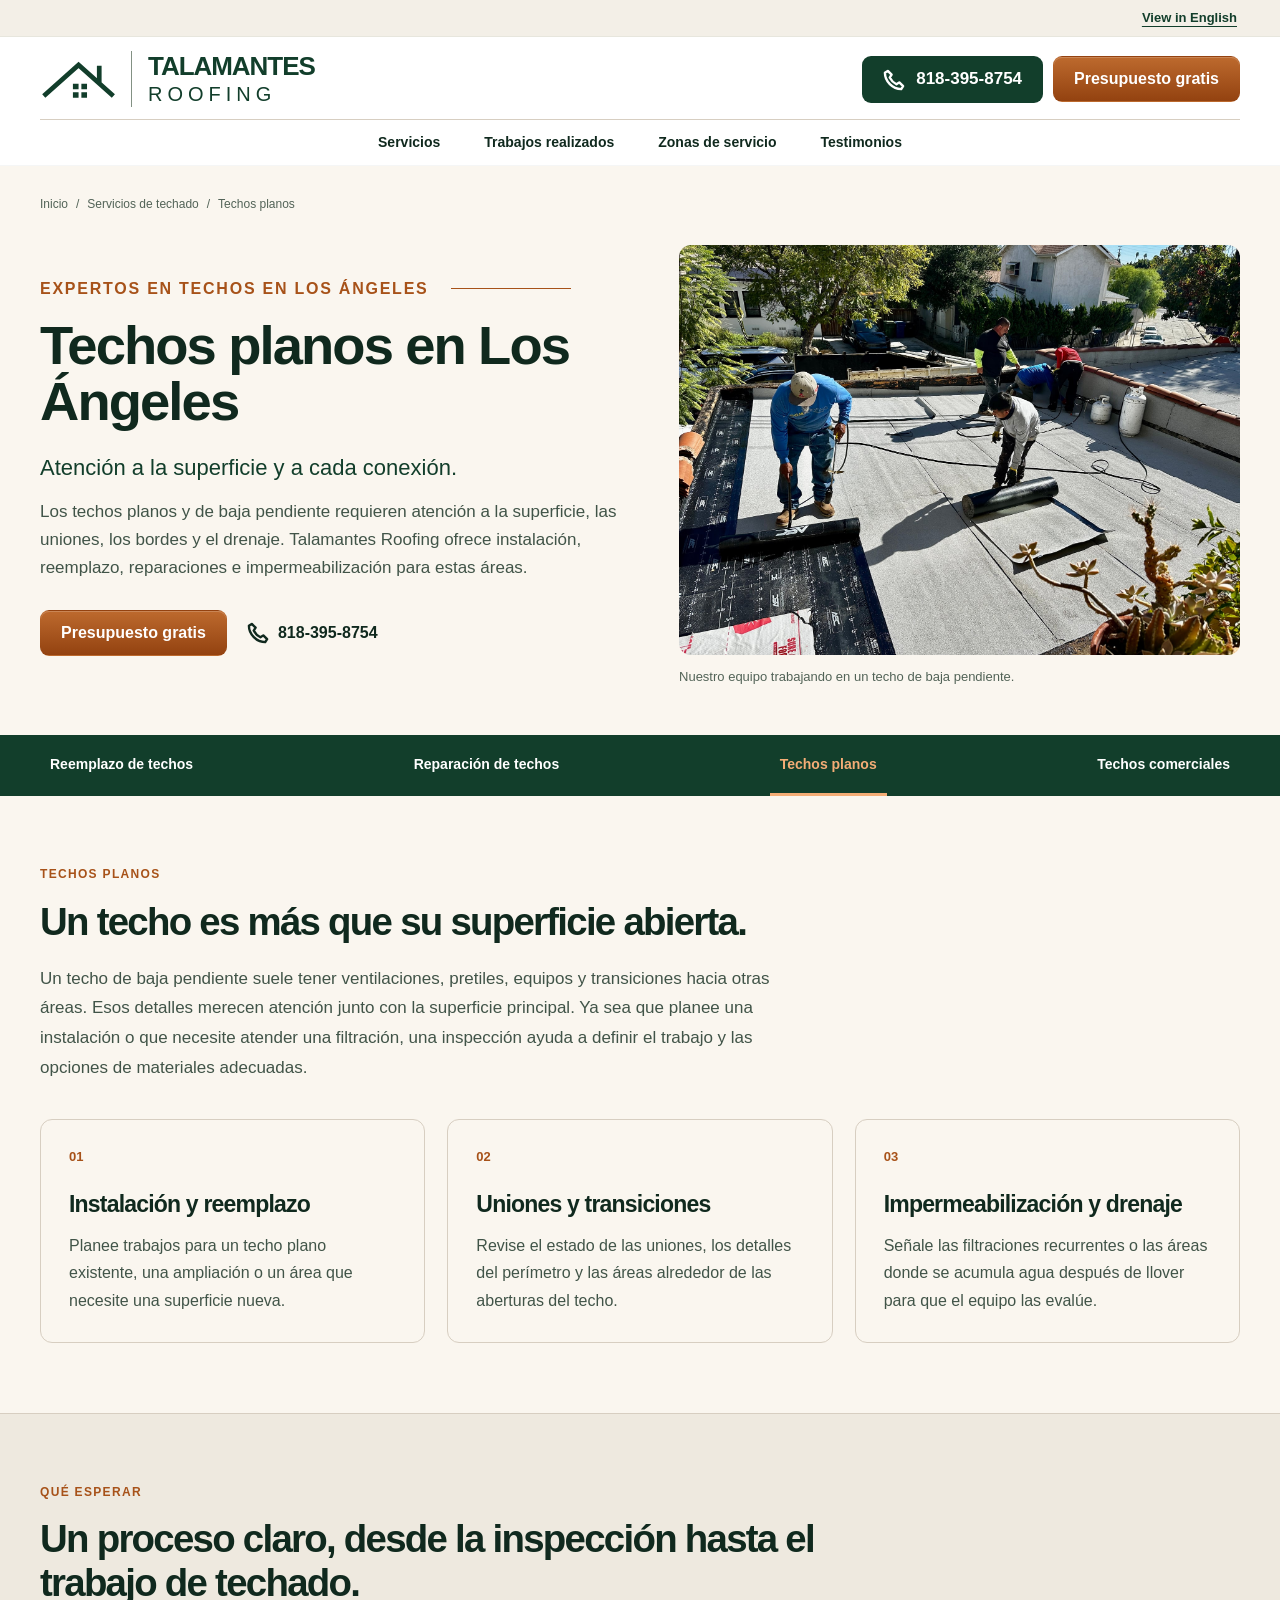
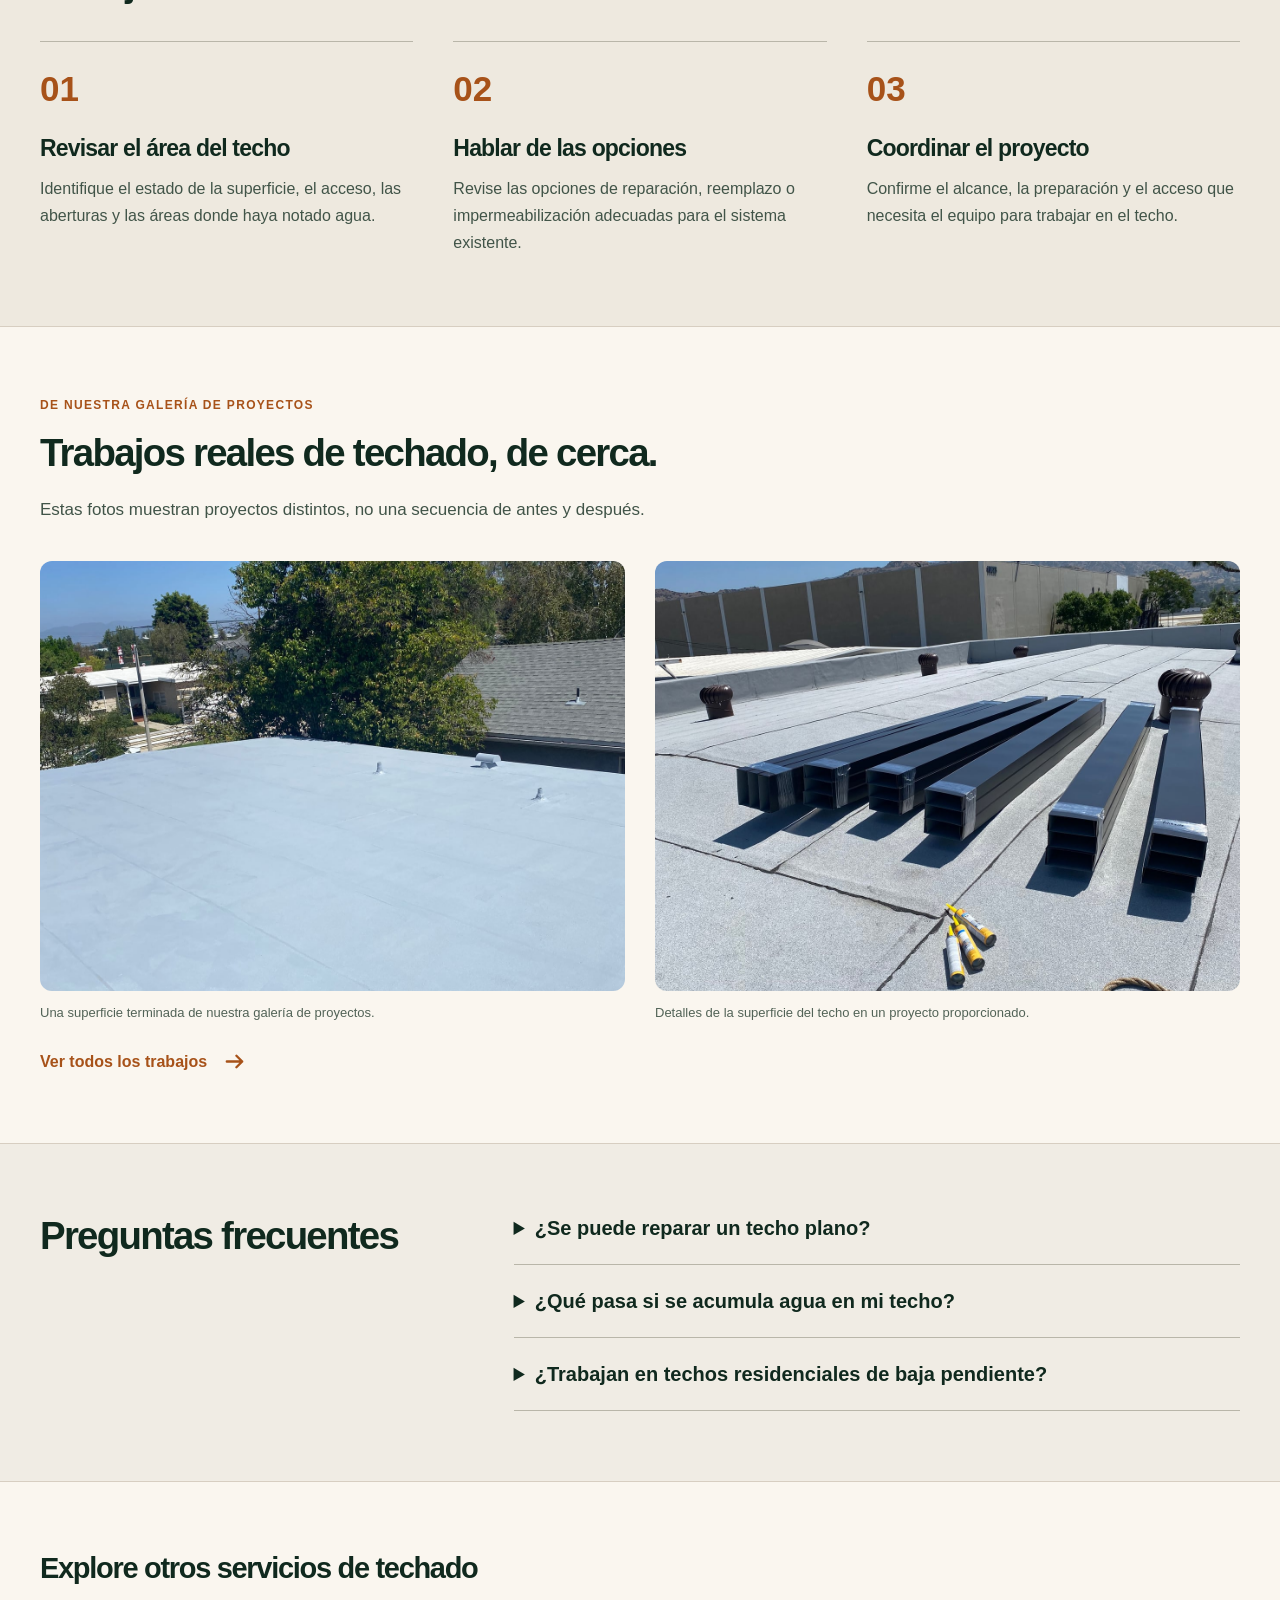
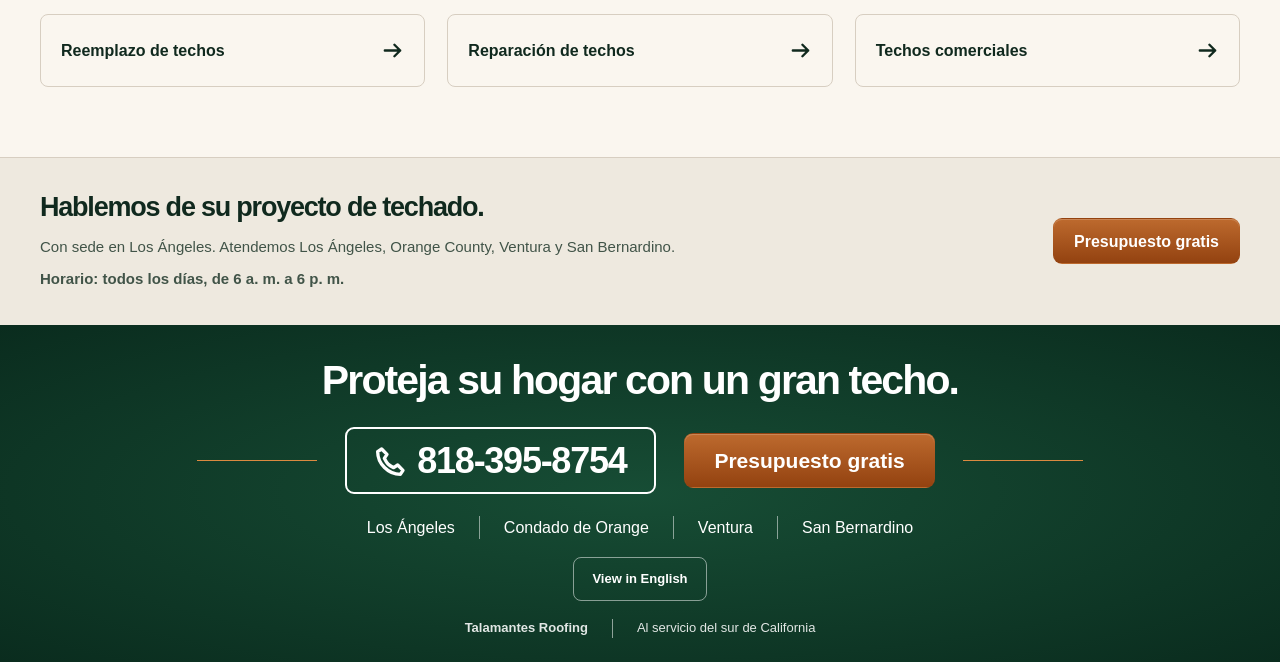
<file: es/flat-roofing.html>
<!doctype html>
<html lang="es" prefix="og: https://ogp.me/ns#">
<head>
  <meta charset="utf-8">
  <meta name="viewport" content="width=device-width, initial-scale=1">
  <meta name="description" content="Techos planos y de baja pendiente en Los Ángeles: instalación, reemplazo, reparaciones e impermeabilización. Vea nuestros proyectos y llame al 818-395-8754.">
  <meta name="theme-color" content="#123e2b">
  <title>Techos planos en Los Ángeles | Talamantes Roofing</title>
  <link rel="canonical" href="https://talamantes-roofing.vercel.app/es/flat-roofing.html">
  <link rel="alternate" hreflang="en" href="https://talamantes-roofing.vercel.app/flat-roofing.html">
  <link rel="alternate" hreflang="es" href="https://talamantes-roofing.vercel.app/es/flat-roofing.html">
  <link rel="alternate" hreflang="x-default" href="https://talamantes-roofing.vercel.app/flat-roofing.html">
  <link rel="icon" href="../assets/favicon.svg" type="image/svg+xml">
  <link rel="stylesheet" href="../styles.css">
  <script src="../script.js" defer></script>
  <!-- Link sharing preview -->
  <meta property="og:type" content="website">
  <meta property="og:site_name" content="Talamantes Roofing">
  <meta property="og:title" content="Techos planos en Los Ángeles | Talamantes Roofing">
  <meta property="og:description" content="Techos planos y de baja pendiente en Los Ángeles: instalación, reemplazo, reparaciones e impermeabilización. Vea nuestros proyectos y llame al 818-395-8754.">
  <meta property="og:url" content="https://talamantes-roofing.vercel.app/es/flat-roofing.html">
  <meta property="og:locale" content="es_US">
  <meta property="og:locale:alternate" content="en_US">
  <meta property="og:image" content="https://talamantes-roofing.vercel.app/assets/roof-hero.jpg">
  <meta property="og:image:secure_url" content="https://talamantes-roofing.vercel.app/assets/roof-hero.jpg">
  <meta property="og:image:type" content="image/jpeg">
  <meta property="og:image:width" content="1536">
  <meta property="og:image:height" content="1024">
  <meta property="og:image:alt" content="Ilustración de una casa de California con techo de tejas asfálticas y entrada arqueada.">
  <meta name="twitter:card" content="summary_large_image">
  <meta name="twitter:title" content="Techos planos en Los Ángeles | Talamantes Roofing">
  <meta name="twitter:description" content="Techos planos y de baja pendiente en Los Ángeles: instalación, reemplazo, reparaciones e impermeabilización. Vea nuestros proyectos y llame al 818-395-8754.">
  <meta name="twitter:image" content="https://talamantes-roofing.vercel.app/assets/roof-hero.jpg">
  <meta name="twitter:image:alt" content="Ilustración de una casa de California con techo de tejas asfálticas y entrada arqueada.">
  <!-- End link sharing preview -->
</head>
<body>
  <a class="skip-link" href="#main">Saltar al contenido</a>
  <svg class="icon-definitions" xmlns="http://www.w3.org/2000/svg" aria-hidden="true"><defs>
    <symbol id="roof" viewbox="0 0 64 64"><path d="M5 34 32 11l7 6V7h7v16l13 11M15 29v25h34V29M26 54V36h12v18"/></symbol>
    <symbol id="home" viewbox="0 0 64 64"><path d="M5 29 32 7l27 22M13 25v32h38V25M27 57V40h10v17M23 26v6m18-6v6"/></symbol>
    <symbol id="building" viewbox="0 0 64 64"><path d="M20 57V6h26v51M7 57V23h13M46 29h11v28M28 17h2m8 0h1M28 27h2m8 0h1M28 37h2m8 0h1M29 57V46h8v11M12 33h2m-2 11h2m37-5h1m-1 9h1"/></symbol>
    <symbol id="flat" viewbox="0 0 64 64"><path d="m6 24 13-11h39L45 24H6v31m0-31h39v31M58 13v31M14 55V35h14v20M35 55V35h10"/></symbol>
    <symbol id="replace" viewbox="0 0 64 64"><path d="M5 30 32 8l27 22M48 20V8M16 44a16 16 0 0 1 27-12l5 5m0-11v11H37M48 45a16 16 0 0 1-27 12l-5-5m0 11V52h11"/></symbol>
    <symbol id="emergency" viewbox="0 0 64 64"><path d="M18 48V30a14 14 0 0 1 28 0v18M12 48h40v9H12zM32 3v6M7 16l6 5M57 16l-6 5M4 36h7m42 0h7M22 31a10 10 0 0 1 4-8"/></symbol>
    <symbol id="drop" viewbox="0 0 64 64"><path d="M32 5S11 31 11 42a21 21 0 0 0 42 0C53 31 32 5 32 5ZM44 43a12 12 0 0 1-10 10"/></symbol>
    <symbol id="clipboard" viewbox="0 0 64 64"><path d="M23 12H13v46h38V12H41M26 8h3V4h6v4h4v11H25V8zM22 36l8 8 13-15"/></symbol>
    <symbol id="shield" viewbox="0 0 64 64"><path d="m32 5 23 10v16c0 14-12 23-23 29C21 54 9 45 9 31V15zM21 31l8 8 15-17"/></symbol>
    <symbol id="clock" viewbox="0 0 64 64"><circle cx="36" cy="35" r="23"/><path d="M36 20v16l12 7M29 5h14M7 25H1m10 11H3m11 11H7"/></symbol>
    <symbol id="coins" viewbox="0 0 64 64"><ellipse cx="40" cy="12" rx="17" ry="7"/><path d="M23 12v12c0 10 34 10 34 0V12M26 22c8 5 23 5 31 0M34 36c12 2 23-1 23-7v-5M34 46c12 2 23-1 23-7V29"/><ellipse cx="20" cy="37" rx="15" ry="6"/><path d="M5 37v15c0 9 30 9 30 0V37M5 45c0 8 30 8 30 0"/></symbol>
    <symbol id="people" viewbox="0 0 64 64"><circle cx="32" cy="15" r="8"/><circle cx="12" cy="23" r="6"/><circle cx="52" cy="23" r="6"/><path d="M17 55V43a15 15 0 0 1 30 0v12M3 52V42a9 9 0 0 1 13-8m45 18V42a9 9 0 0 0-13-8"/></symbol>
    <symbol id="pin" viewbox="0 0 24 24"><path d="M12 22S4 13 4 9a8 8 0 1 1 16 0c0 4-8 13-8 13Z"/><circle cx="12" cy="9" r="2.5"/></symbol>
    <symbol id="phone" viewbox="0 0 24 24"><path d="m5 3 4 4-2 3c2 4 3 5 7 7l3-2 4 4-2 3C10 22 2 14 2 5z"/></symbol>
    <symbol id="arrow" viewbox="0 0 24 24"><path d="M4 12h16m-6-6 6 6-6 6"/></symbol>
  </defs></svg>

  <header class="site-header">
    <div class="language-bar"><div class="wrap"><a class="language-toggle" href="../flat-roofing.html" data-language-toggle lang="en" hreflang="en" aria-label="View this page in English">View in English</a></div></div>
    <div class="header-inner wrap">
      <a class="brand" href="./" aria-label="Inicio de Talamantes Roofing">
        <svg class="brand-mark" viewbox="0 0 84 52" aria-hidden="true"><path d="m4 44 37-33 37 33M63 31V12" fill="none" stroke="currentColor" stroke-width="5"/><path d="M35 31h6v6h-6zm9 0h6v6h-6zm-9 9h6v6h-6zm9 0h6v6h-6z" fill="currentColor"/></svg>
        <span class="brand-words"><strong>Talamantes</strong><span>Roofing</span></span>
      </a>
      <nav class="desktop-nav" aria-label="Navegación principal"><a href="./#services">Servicios</a><a href="past-work.html">Trabajos realizados</a><a href="./#areas">Zonas de servicio</a><a href="./#testimonials">Testimonios</a></nav>
      <div class="header-actions"><a class="button button-green header-phone" href="tel:+18183958754"><svg class="icon" aria-hidden="true"><use href="#phone"/></svg>818-395-8754</a><button class="button button-copper header-estimate" data-estimate>Presupuesto gratis</button><button class="menu-toggle" aria-expanded="false" aria-controls="mobile-nav" aria-label="Abrir menú"><span></span><span></span><span></span></button></div>
    </div>
    <nav id="mobile-nav" class="mobile-nav" aria-label="Navegación móvil" hidden><a href="./#services">Servicios</a><a href="past-work.html">Trabajos realizados</a><a href="./#areas">Zonas de servicio</a><a href="./#testimonials">Testimonios</a><button class="button button-copper" data-estimate>Presupuesto gratis</button></nav>
  </header>

  <main id="main" class="service-page">
    <section class="service-hero"><div class="wrap">
      <nav class="breadcrumbs" aria-label="Ruta de navegación"><a href="./">Inicio</a><span aria-hidden="true">/</span><a href="./#services">Servicios de techado</a><span aria-hidden="true">/</span><span>Techos planos</span></nav>
      <div class="service-hero-grid"><div class="service-hero-copy"><p class="eyebrow">Expertos en techos en Los Ángeles <span></span></p><h1>Techos planos en Los Ángeles</h1><p class="service-lead">Atención a la superficie y a cada conexión.</p><p>Los techos planos y de baja pendiente requieren atención a la superficie, las uniones, los bordes y el drenaje. Talamantes Roofing ofrece instalación, reemplazo, reparaciones e impermeabilización para estas áreas.</p><div class="service-actions"><button class="button button-copper" data-estimate>Presupuesto gratis</button><a class="service-call" href="tel:+18183958754"><svg class="icon" aria-hidden="true"><use href="#phone"/></svg>818-395-8754</a></div></div>
      <figure class="service-hero-photo"><img src="../assets/projects/crew-at-work.jpg" alt="El equipo instalando material de techado en rollo en un techo residencial de baja pendiente." width="1200" height="900" loading="eager" decoding="async" fetchpriority="high"><figcaption>Nuestro equipo trabajando en un techo de baja pendiente.</figcaption></figure></div>
    </div></section>
    <nav class="service-navigation" aria-label="Navegación de servicios"><div class="wrap"><a href="roof-replacement.html">Reemplazo de techos</a><a href="roof-repair.html">Reparación de techos</a><a href="flat-roofing.html" aria-current="page">Techos planos</a><a href="commercial-roofing.html">Techos comerciales</a></div></nav>
    <section class="service-overview service-section"><div class="wrap"><div class="service-section-intro"><p class="eyebrow">Techos planos</p><h2>Un techo es más que su superficie abierta.</h2><p>Un techo de baja pendiente suele tener ventilaciones, pretiles, equipos y transiciones hacia otras áreas. Esos detalles merecen atención junto con la superficie principal. Ya sea que planee una instalación o que necesite atender una filtración, una inspección ayuda a definir el trabajo y las opciones de materiales adecuadas.</p></div><div class="service-feature-grid"><article><span class="service-feature-number">01</span><h3>Instalación y reemplazo</h3><p>Planee trabajos para un techo plano existente, una ampliación o un área que necesite una superficie nueva.</p></article><article><span class="service-feature-number">02</span><h3>Uniones y transiciones</h3><p>Revise el estado de las uniones, los detalles del perímetro y las áreas alrededor de las aberturas del techo.</p></article><article><span class="service-feature-number">03</span><h3>Impermeabilización y drenaje</h3><p>Señale las filtraciones recurrentes o las áreas donde se acumula agua después de llover para que el equipo las evalúe.</p></article></div></div></section>
    <section class="service-process service-section"><div class="wrap"><div class="service-section-intro"><p class="eyebrow">Qué esperar</p><h2>Un proceso claro, desde la inspección hasta el trabajo de techado.</h2></div><ol><li><h3>Revisar el área del techo</h3><p>Identifique el estado de la superficie, el acceso, las aberturas y las áreas donde haya notado agua.</p></li><li><h3>Hablar de las opciones</h3><p>Revise las opciones de reparación, reemplazo o impermeabilización adecuadas para el sistema existente.</p></li><li><h3>Coordinar el proyecto</h3><p>Confirme el alcance, la preparación y el acceso que necesita el equipo para trabajar en el techo.</p></li></ol></div></section>
    <section class="service-projects service-section"><div class="wrap"><div class="service-section-intro"><p class="eyebrow">De nuestra galería de proyectos</p><h2>Trabajos reales de techado, de cerca.</h2><p>Estas fotos muestran proyectos distintos, no una secuencia de antes y después.</p></div><div class="service-photo-grid"><figure><img src="../assets/projects/clean-roof-finish.jpg" alt="Superficie clara de un techo de baja pendiente a la luz del día." width="1200" height="900" loading="lazy" decoding="async"><figcaption>Una superficie terminada de nuestra galería de proyectos.</figcaption></figure><figure><img src="../assets/projects/flat-roof-details.jpg" alt="Uniones y detalles en la superficie de un techo de baja pendiente." width="1200" height="900" loading="lazy" decoding="async"><figcaption>Detalles de la superficie del techo en un proyecto proporcionado.</figcaption></figure></div><a class="service-gallery-link" href="past-work.html">Ver todos los trabajos <svg class="icon" aria-hidden="true"><use href="#arrow"/></svg></a></div></section>
    <section class="service-faq service-section"><div class="wrap service-faq-grid"><h2>Preguntas frecuentes</h2><div><details><summary>¿Se puede reparar un techo plano?</summary><p>Algunos problemas localizados pueden repararse. Una inspección ayuda a evaluar el área afectada y el estado del techo cercano antes de elegir entre reparar y reemplazar.</p></details><details><summary>¿Qué pasa si se acumula agua en mi techo?</summary><p>Indique dónde se acumula el agua y cuánto tiempo permanece después de la lluvia. El drenaje y el estado de la superficie deben revisarse durante la inspección, en lugar de cubrir el problema sin entender su causa.</p></details><details><summary>¿Trabajan en techos residenciales de baja pendiente?</summary><p>Sí. Nuestros servicios incluyen techos residenciales y comerciales, con áreas planas o de baja pendiente. Comparta fotos o describa el techo al solicitar su inspección gratis.</p></details></div></div></section>
    <section class="service-related service-section"><div class="wrap"><h2>Explore otros servicios de techado</h2><div class="service-related-grid"><a href="roof-replacement.html">Reemplazo de techos<svg class="icon" aria-hidden="true"><use href="#arrow"/></svg></a><a href="roof-repair.html">Reparación de techos<svg class="icon" aria-hidden="true"><use href="#arrow"/></svg></a><a href="commercial-roofing.html">Techos comerciales<svg class="icon" aria-hidden="true"><use href="#arrow"/></svg></a></div></div></section>
    <section class="service-local"><div class="wrap"><div><h2>Hablemos de su proyecto de techado.</h2><p>Con sede en Los Ángeles. Atendemos Los Ángeles, Orange County, Ventura y San Bernardino.</p><p class="service-hours">Horario: todos los días, de 6 a. m. a 6 p. m.</p></div><button class="button button-copper" data-estimate>Presupuesto gratis</button></div></section>
  </main>

  <footer class="site-footer" id="contact"><div class="wrap"><h2>Proteja su hogar con un gran techo.</h2><div class="footer-actions"><a class="button button-outline footer-phone" href="tel:+18183958754"><svg class="icon" aria-hidden="true"><use href="#phone"/></svg>818-395-8754</a><button class="button button-copper button-large" data-estimate>Presupuesto gratis</button></div><ul class="footer-areas"><li>Los Ángeles</li><li>Condado de Orange</li><li>Ventura</li><li>San Bernardino</li></ul><div class="footer-language"><a class="language-toggle" href="../flat-roofing.html" data-language-toggle lang="en" hreflang="en" aria-label="View this page in English">View in English</a></div><p class="footer-note"><strong>Talamantes Roofing</strong><span>Al servicio del sur de California</span></p></div></footer>


  <dialog id="estimate-dialog" aria-labelledby="estimate-title" aria-describedby="estimate-description"><button class="dialog-close" aria-label="Cerrar panel de presupuesto" autofocus>×</button><svg class="service-icon" aria-hidden="true"><use href="#roof"/></svg><p class="eyebrow">Hablemos de su techo</p><h2 id="estimate-title">Su presupuesto gratis comienza aquí.</h2><p id="estimate-description">Llame a Talamantes Roofing para contarnos sobre su proyecto y coordinar un presupuesto o una inspección de techo gratis.</p><a class="button button-green button-large" href="tel:+18183958754"><svg class="icon" aria-hidden="true"><use href="#phone"/></svg>Llame al 818-395-8754</a><p class="dialog-areas">Atendemos Los Ángeles, el condado de Orange, Ventura y San Bernardino.</p></dialog>
</body>
</html>
</file>
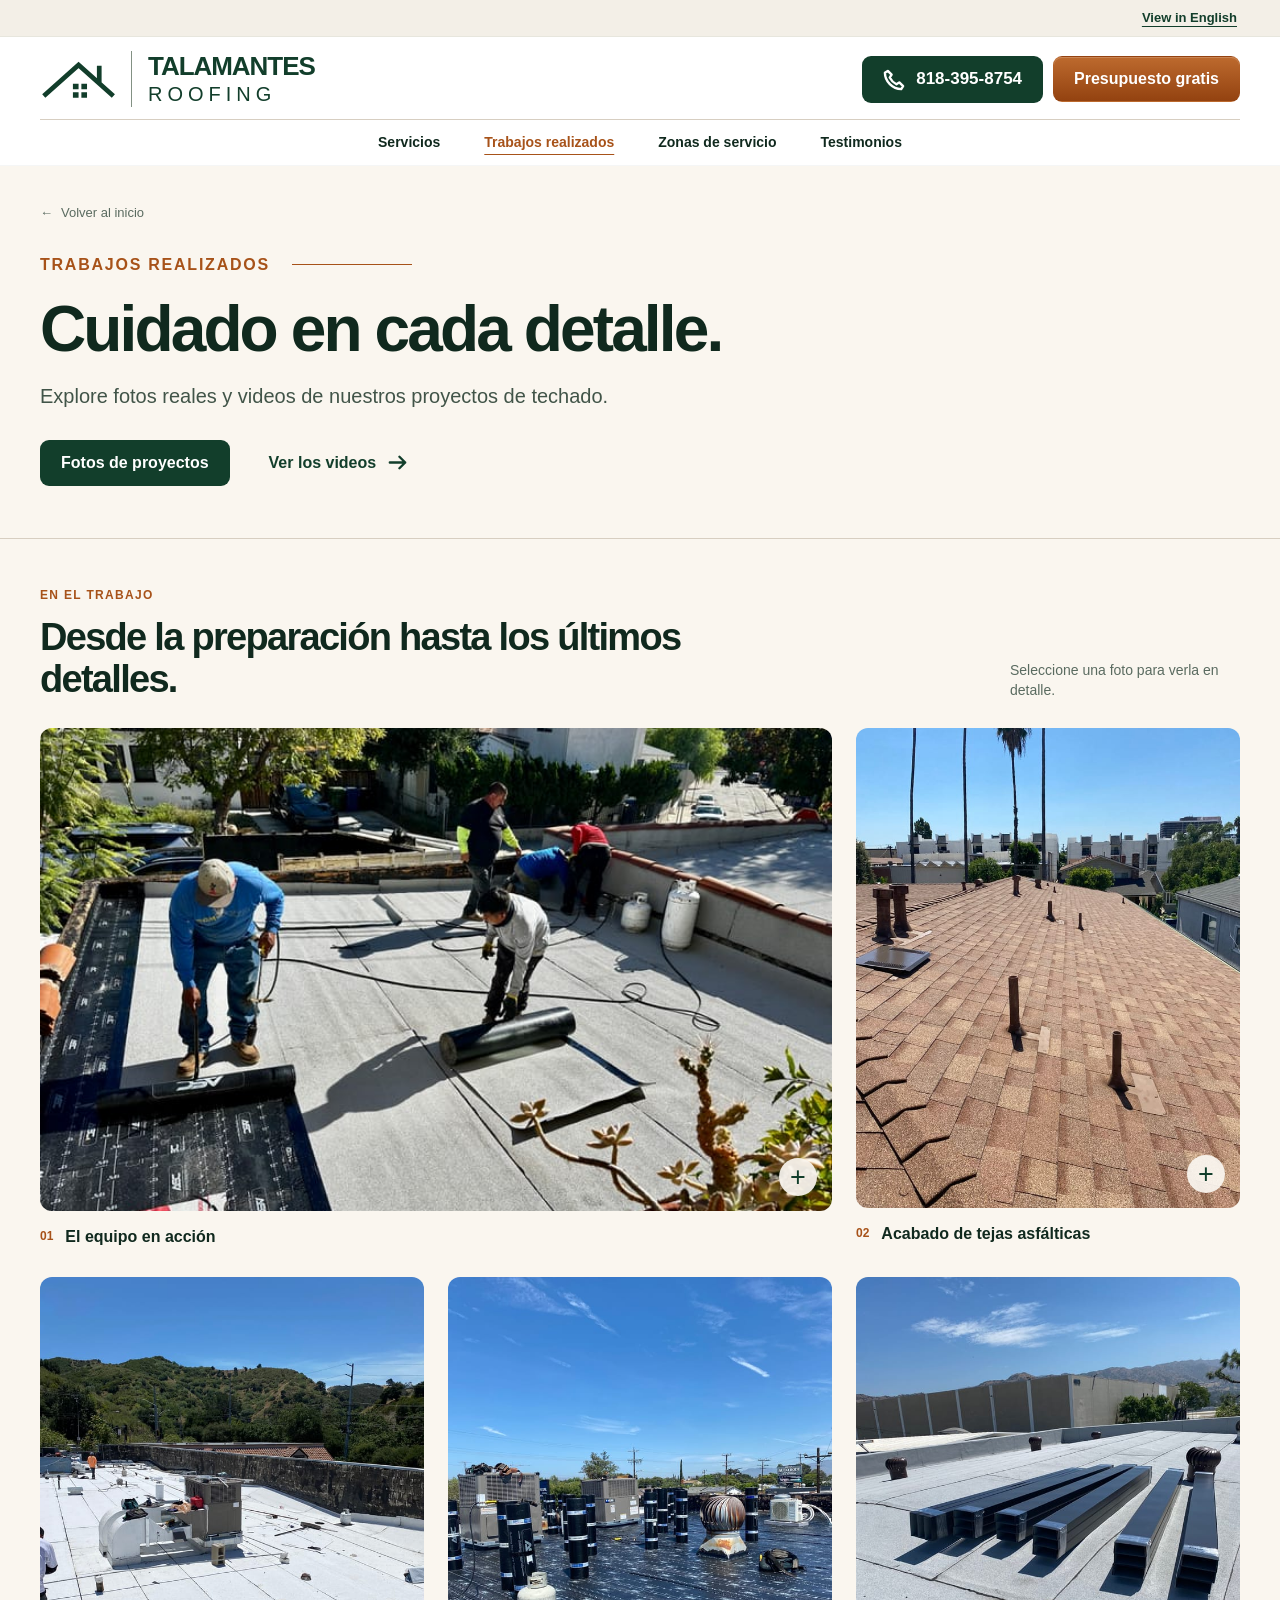
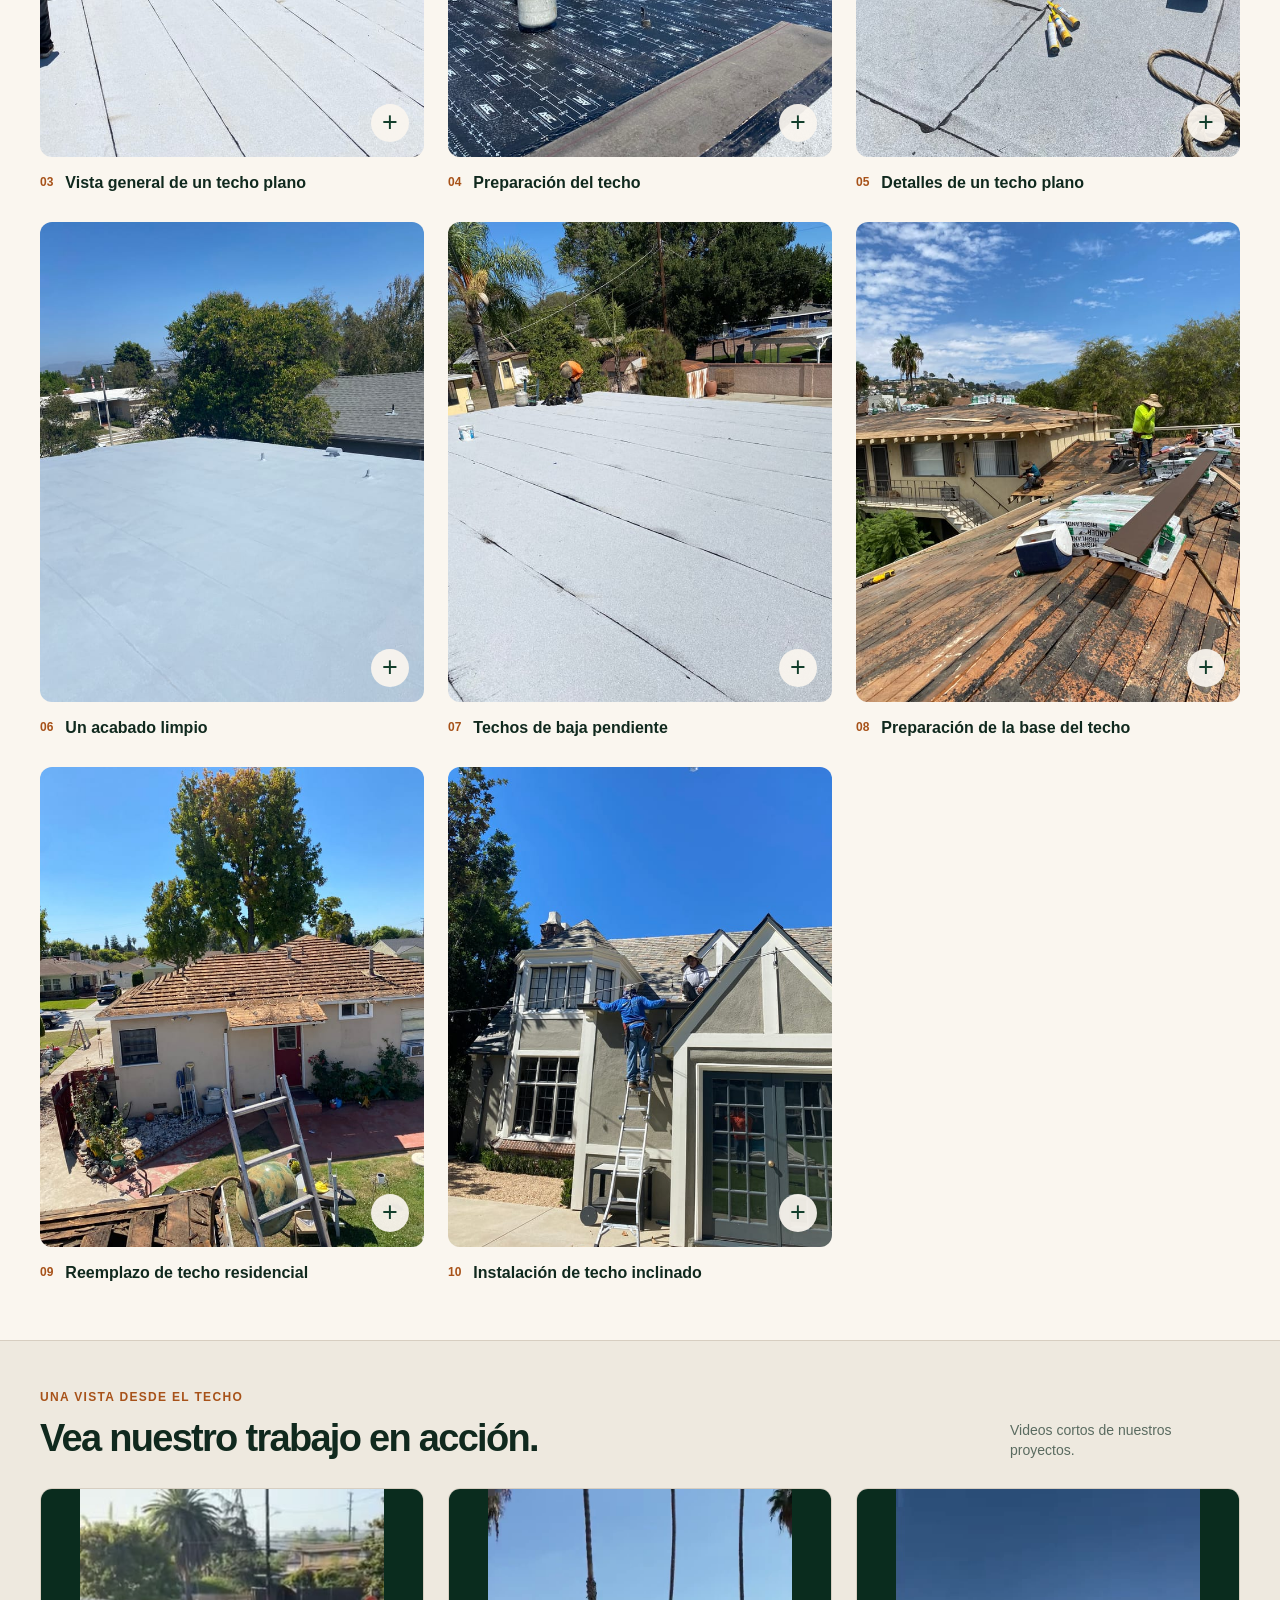
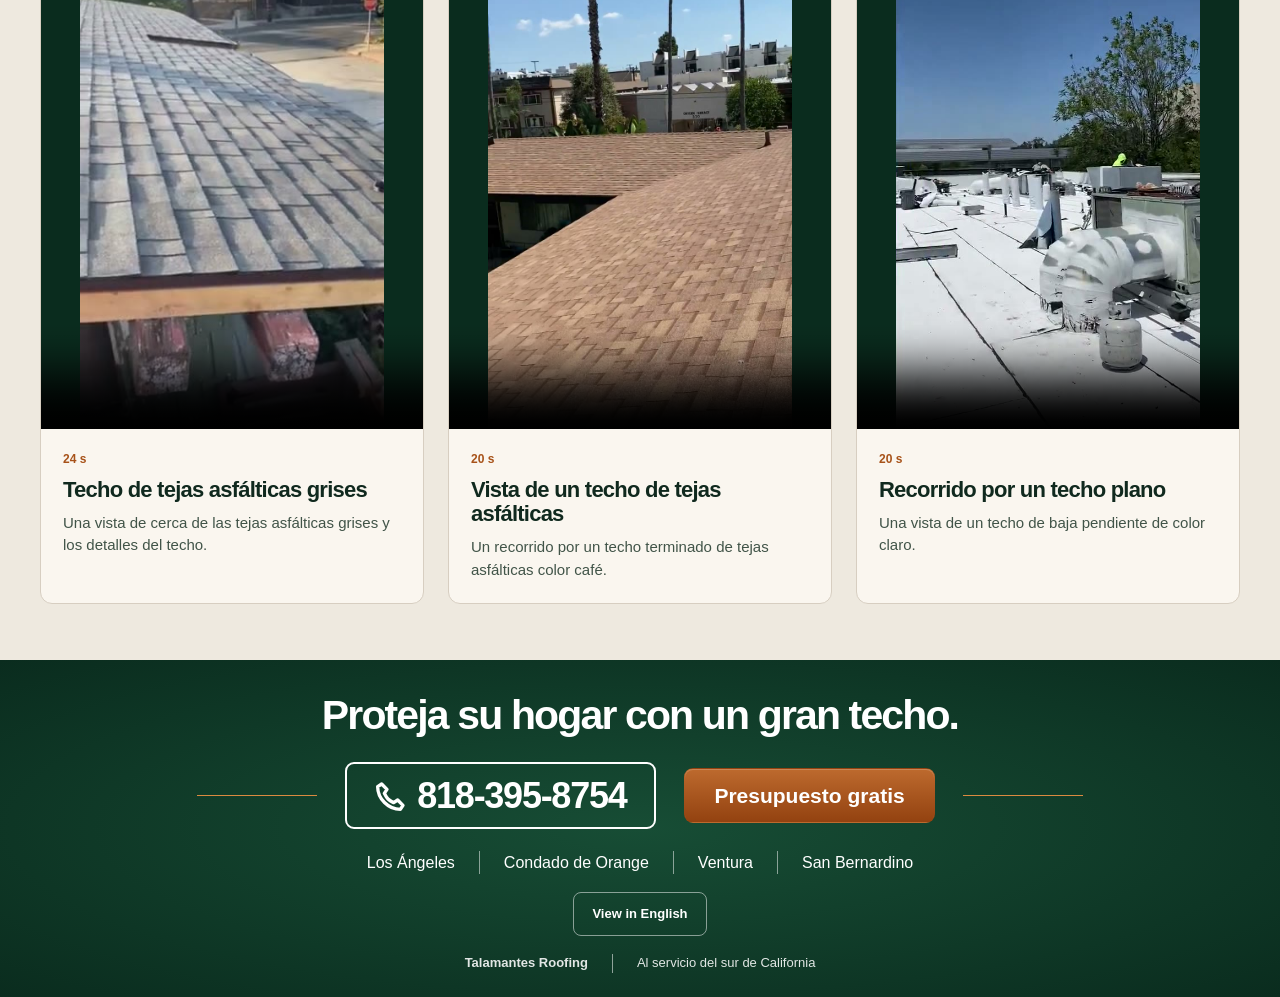
<file: es/past-work.html>
<!doctype html>
<html lang="es" prefix="og: https://ogp.me/ns#">
<head>
  <meta charset="utf-8">
  <meta name="viewport" content="width=device-width, initial-scale=1">
  <meta name="description" content="Explore fotos y videos de proyectos anteriores de Talamantes Roofing, desde la preparación hasta los acabados de techos planos y de tejas asfálticas.">
  <meta name="theme-color" content="#123e2b">
  <title>Trabajos realizados | Talamantes Roofing</title>
  <link rel="canonical" href="https://talamantes-roofing.vercel.app/es/past-work.html">
  <link rel="alternate" hreflang="en" href="https://talamantes-roofing.vercel.app/past-work.html">
  <link rel="alternate" hreflang="es" href="https://talamantes-roofing.vercel.app/es/past-work.html">
  <link rel="alternate" hreflang="x-default" href="https://talamantes-roofing.vercel.app/past-work.html">
  <link rel="icon" href="../assets/favicon.svg" type="image/svg+xml">
  <link rel="stylesheet" href="../styles.css">
  <script src="../script.js" defer></script>
  <script src="../gallery.js" defer></script>
  <!-- Link sharing preview -->
  <meta property="og:type" content="website">
  <meta property="og:site_name" content="Talamantes Roofing">
  <meta property="og:title" content="Trabajos realizados | Talamantes Roofing">
  <meta property="og:description" content="Explore fotos y videos de proyectos anteriores de Talamantes Roofing, desde la preparación hasta los acabados de techos planos y de tejas asfálticas.">
  <meta property="og:url" content="https://talamantes-roofing.vercel.app/es/past-work.html">
  <meta property="og:locale" content="es_US">
  <meta property="og:locale:alternate" content="en_US">
  <meta property="og:image" content="https://talamantes-roofing.vercel.app/assets/roof-hero.jpg">
  <meta property="og:image:secure_url" content="https://talamantes-roofing.vercel.app/assets/roof-hero.jpg">
  <meta property="og:image:type" content="image/jpeg">
  <meta property="og:image:width" content="1536">
  <meta property="og:image:height" content="1024">
  <meta property="og:image:alt" content="Ilustración de una casa de California con techo de tejas asfálticas y entrada arqueada.">
  <meta name="twitter:card" content="summary_large_image">
  <meta name="twitter:title" content="Trabajos realizados | Talamantes Roofing">
  <meta name="twitter:description" content="Explore fotos y videos de proyectos anteriores de Talamantes Roofing, desde la preparación hasta los acabados de techos planos y de tejas asfálticas.">
  <meta name="twitter:image" content="https://talamantes-roofing.vercel.app/assets/roof-hero.jpg">
  <meta name="twitter:image:alt" content="Ilustración de una casa de California con techo de tejas asfálticas y entrada arqueada.">
  <!-- End link sharing preview -->
</head>
<body>
  <a class="skip-link" href="#main">Saltar al contenido</a>
  <svg class="icon-definitions" xmlns="http://www.w3.org/2000/svg" aria-hidden="true"><defs>
    <symbol id="roof" viewbox="0 0 64 64"><path d="M5 34 32 11l7 6V7h7v16l13 11M15 29v25h34V29M26 54V36h12v18"/></symbol>
    <symbol id="home" viewbox="0 0 64 64"><path d="M5 29 32 7l27 22M13 25v32h38V25M27 57V40h10v17M23 26v6m18-6v6"/></symbol>
    <symbol id="building" viewbox="0 0 64 64"><path d="M20 57V6h26v51M7 57V23h13M46 29h11v28M28 17h2m8 0h1M28 27h2m8 0h1M28 37h2m8 0h1M29 57V46h8v11M12 33h2m-2 11h2m37-5h1m-1 9h1"/></symbol>
    <symbol id="flat" viewbox="0 0 64 64"><path d="m6 24 13-11h39L45 24H6v31m0-31h39v31M58 13v31M14 55V35h14v20M35 55V35h10"/></symbol>
    <symbol id="replace" viewbox="0 0 64 64"><path d="M5 30 32 8l27 22M48 20V8M16 44a16 16 0 0 1 27-12l5 5m0-11v11H37M48 45a16 16 0 0 1-27 12l-5-5m0 11V52h11"/></symbol>
    <symbol id="emergency" viewbox="0 0 64 64"><path d="M18 48V30a14 14 0 0 1 28 0v18M12 48h40v9H12zM32 3v6M7 16l6 5M57 16l-6 5M4 36h7m42 0h7M22 31a10 10 0 0 1 4-8"/></symbol>
    <symbol id="drop" viewbox="0 0 64 64"><path d="M32 5S11 31 11 42a21 21 0 0 0 42 0C53 31 32 5 32 5ZM44 43a12 12 0 0 1-10 10"/></symbol>
    <symbol id="clipboard" viewbox="0 0 64 64"><path d="M23 12H13v46h38V12H41M26 8h3V4h6v4h4v11H25V8zM22 36l8 8 13-15"/></symbol>
    <symbol id="shield" viewbox="0 0 64 64"><path d="m32 5 23 10v16c0 14-12 23-23 29C21 54 9 45 9 31V15zM21 31l8 8 15-17"/></symbol>
    <symbol id="clock" viewbox="0 0 64 64"><circle cx="36" cy="35" r="23"/><path d="M36 20v16l12 7M29 5h14M7 25H1m10 11H3m11 11H7"/></symbol>
    <symbol id="coins" viewbox="0 0 64 64"><ellipse cx="40" cy="12" rx="17" ry="7"/><path d="M23 12v12c0 10 34 10 34 0V12M26 22c8 5 23 5 31 0M34 36c12 2 23-1 23-7v-5M34 46c12 2 23-1 23-7V29"/><ellipse cx="20" cy="37" rx="15" ry="6"/><path d="M5 37v15c0 9 30 9 30 0V37M5 45c0 8 30 8 30 0"/></symbol>
    <symbol id="people" viewbox="0 0 64 64"><circle cx="32" cy="15" r="8"/><circle cx="12" cy="23" r="6"/><circle cx="52" cy="23" r="6"/><path d="M17 55V43a15 15 0 0 1 30 0v12M3 52V42a9 9 0 0 1 13-8m45 18V42a9 9 0 0 0-13-8"/></symbol>
    <symbol id="pin" viewbox="0 0 24 24"><path d="M12 22S4 13 4 9a8 8 0 1 1 16 0c0 4-8 13-8 13Z"/><circle cx="12" cy="9" r="2.5"/></symbol>
    <symbol id="phone" viewbox="0 0 24 24"><path d="m5 3 4 4-2 3c2 4 3 5 7 7l3-2 4 4-2 3C10 22 2 14 2 5z"/></symbol>
    <symbol id="arrow" viewbox="0 0 24 24"><path d="M4 12h16m-6-6 6 6-6 6"/></symbol>
  </defs></svg>

  <header class="site-header">
    <div class="language-bar"><div class="wrap"><a class="language-toggle" href="../past-work.html" data-language-toggle lang="en" hreflang="en" aria-label="View this page in English">View in English</a></div></div>
    <div class="header-inner wrap">
      <a class="brand" href="./" aria-label="Inicio de Talamantes Roofing">
        <svg class="brand-mark" viewbox="0 0 84 52" aria-hidden="true"><path d="m4 44 37-33 37 33M63 31V12" fill="none" stroke="currentColor" stroke-width="5"/><path d="M35 31h6v6h-6zm9 0h6v6h-6zm-9 9h6v6h-6zm9 0h6v6h-6z" fill="currentColor"/></svg>
        <span class="brand-words"><strong>Talamantes</strong><span>Roofing</span></span>
      </a>
      <nav class="desktop-nav" aria-label="Navegación principal"><a href="./#services">Servicios</a><a href="past-work.html" aria-current="page">Trabajos realizados</a><a href="./#areas">Zonas de servicio</a><a href="./#testimonials">Testimonios</a></nav>
      <div class="header-actions"><a class="button button-green header-phone" href="tel:+18183958754"><svg class="icon" aria-hidden="true"><use href="#phone"/></svg>818-395-8754</a><button class="button button-copper header-estimate" data-estimate>Presupuesto gratis</button><button class="menu-toggle" aria-expanded="false" aria-controls="mobile-nav" aria-label="Abrir menú"><span></span><span></span><span></span></button></div>
    </div>
    <nav id="mobile-nav" class="mobile-nav" aria-label="Navegación móvil" hidden><a href="./#services">Servicios</a><a href="past-work.html" aria-current="page">Trabajos realizados</a><a href="./#areas">Zonas de servicio</a><a href="./#testimonials">Testimonios</a><button class="button button-copper" data-estimate>Presupuesto gratis</button></nav>
  </header>

  <main id="main" class="gallery-page">
    <section class="gallery-intro"><div class="wrap"><a class="back-link" href="./">← <span>Volver al inicio</span></a><p class="eyebrow">Trabajos realizados <span></span></p><h1>Cuidado en cada detalle.</h1><p class="gallery-lead">Explore fotos reales y videos de nuestros proyectos de techado.</p><div class="gallery-intro-actions"><a class="button button-green" href="#photos">Fotos de proyectos</a><a class="button gallery-video-link" href="#videos">Ver los videos <svg class="icon" aria-hidden="true"><use href="#arrow"/></svg></a></div></div></section>
    <section class="project-photos" id="photos" aria-labelledby="photos-title"><div class="wrap"><div class="gallery-section-heading"><div><p class="eyebrow">En el trabajo</p><h2 id="photos-title">Desde la preparación hasta los últimos detalles.</h2></div><p class="gallery-hint">Seleccione una foto para verla en detalle.</p></div><div class="photo-grid"><figure class="photo-card photo-card-featured"><button class="photo-open" type="button" data-gallery-photo data-caption="El equipo en acción" data-alt="Nuestro equipo instalando un sistema de techado en rollo en un techo de baja pendiente." data-full="../assets/projects/crew-at-work.jpg" aria-label="Abrir foto: El equipo en acción"><img src="../assets/projects/crew-at-work-thumb.jpg" alt="Nuestro equipo instalando un sistema de techado en rollo en un techo de baja pendiente." width="720" height="540" loading="eager" decoding="async"><span class="photo-zoom" aria-hidden="true">+</span></button><figcaption><span class="photo-number">01</span><span>El equipo en acción</span></figcaption></figure><figure class="photo-card"><button class="photo-open" type="button" data-gallery-photo data-caption="Acabado de tejas asfálticas" data-alt="Un techo terminado con tejas asfálticas color café y filas bien alineadas." data-full="../assets/projects/shingle-roof-finish.jpg" aria-label="Abrir foto: Acabado de tejas asfálticas"><img src="../assets/projects/shingle-roof-finish-thumb.jpg" alt="Un techo terminado con tejas asfálticas color café y filas bien alineadas." width="675" height="900" loading="eager" decoding="async"><span class="photo-zoom" aria-hidden="true">+</span></button><figcaption><span class="photo-number">02</span><span>Acabado de tejas asfálticas</span></figcaption></figure><figure class="photo-card"><button class="photo-open" type="button" data-gallery-photo data-caption="Vista general de un techo plano" data-alt="Un techo plano de color claro con equipos y colinas alrededor." data-full="../assets/projects/flat-roof-overview.jpg" aria-label="Abrir foto: Vista general de un techo plano"><img src="../assets/projects/flat-roof-overview-thumb.jpg" alt="Un techo plano de color claro con equipos y colinas alrededor." width="675" height="900" loading="lazy" decoding="async"><span class="photo-zoom" aria-hidden="true">+</span></button><figcaption><span class="photo-number">03</span><span>Vista general de un techo plano</span></figcaption></figure><figure class="photo-card"><button class="photo-open" type="button" data-gallery-photo data-caption="Preparación del techo" data-alt="Capa base de techado instalada alrededor de ventilaciones y equipos." data-full="../assets/projects/roof-preparation.jpg" aria-label="Abrir foto: Preparación del techo"><img src="../assets/projects/roof-preparation-thumb.jpg" alt="Capa base de techado instalada alrededor de ventilaciones y equipos." width="675" height="900" loading="lazy" decoding="async"><span class="photo-zoom" aria-hidden="true">+</span></button><figcaption><span class="photo-number">04</span><span>Preparación del techo</span></figcaption></figure><figure class="photo-card"><button class="photo-open" type="button" data-gallery-photo data-caption="Detalles de un techo plano" data-alt="Un techo de baja pendiente con atención a los detalles." data-full="../assets/projects/flat-roof-details.jpg" aria-label="Abrir foto: Detalles de un techo plano"><img src="../assets/projects/flat-roof-details-thumb.jpg" alt="Un techo de baja pendiente con atención a los detalles." width="675" height="900" loading="lazy" decoding="async"><span class="photo-zoom" aria-hidden="true">+</span></button><figcaption><span class="photo-number">05</span><span>Detalles de un techo plano</span></figcaption></figure><figure class="photo-card"><button class="photo-open" type="button" data-gallery-photo data-caption="Un acabado limpio" data-alt="Una superficie de techo de color claro bajo un cielo despejado." data-full="../assets/projects/clean-roof-finish.jpg" aria-label="Abrir foto: Un acabado limpio"><img src="../assets/projects/clean-roof-finish-thumb.jpg" alt="Una superficie de techo de color claro bajo un cielo despejado." width="675" height="900" loading="lazy" decoding="async"><span class="photo-zoom" aria-hidden="true">+</span></button><figcaption><span class="photo-number">06</span><span>Un acabado limpio</span></figcaption></figure><figure class="photo-card"><button class="photo-open" type="button" data-gallery-photo data-caption="Techos de baja pendiente" data-alt="Un integrante del equipo trabajando en un amplio techo de baja pendiente." data-full="../assets/projects/low-slope-roof.jpg" aria-label="Abrir foto: Techos de baja pendiente"><img src="../assets/projects/low-slope-roof-thumb.jpg" alt="Un integrante del equipo trabajando en un amplio techo de baja pendiente." width="675" height="900" loading="lazy" decoding="async"><span class="photo-zoom" aria-hidden="true">+</span></button><figcaption><span class="photo-number">07</span><span>Techos de baja pendiente</span></figcaption></figure><figure class="photo-card"><button class="photo-open" type="button" data-gallery-photo data-caption="Preparación de la base del techo" data-alt="La base de madera expuesta durante el reemplazo de un techo residencial." data-full="../assets/projects/roof-deck-preparation.jpg" aria-label="Abrir foto: Preparación de la base del techo"><img src="../assets/projects/roof-deck-preparation-thumb.jpg" alt="La base de madera expuesta durante el reemplazo de un techo residencial." width="675" height="900" loading="lazy" decoding="async"><span class="photo-zoom" aria-hidden="true">+</span></button><figcaption><span class="photo-number">08</span><span>Preparación de la base del techo</span></figcaption></figure><figure class="photo-card"><button class="photo-open" type="button" data-gallery-photo data-caption="Reemplazo de techo residencial" data-alt="Una casa con el techo expuesto durante los trabajos de reemplazo." data-full="../assets/projects/residential-replacement.jpg" aria-label="Abrir foto: Reemplazo de techo residencial"><img src="../assets/projects/residential-replacement-thumb.jpg" alt="Una casa con el techo expuesto durante los trabajos de reemplazo." width="675" height="900" loading="lazy" decoding="async"><span class="photo-zoom" aria-hidden="true">+</span></button><figcaption><span class="photo-number">09</span><span>Reemplazo de techo residencial</span></figcaption></figure><figure class="photo-card"><button class="photo-open" type="button" data-gallery-photo data-caption="Instalación de techo inclinado" data-alt="Trabajos de techado en curso en un techo residencial inclinado." data-full="../assets/projects/pitched-roof-installation.jpg" aria-label="Abrir foto: Instalación de techo inclinado"><img src="../assets/projects/pitched-roof-installation-thumb.jpg" alt="Trabajos de techado en curso en un techo residencial inclinado." width="675" height="900" loading="lazy" decoding="async"><span class="photo-zoom" aria-hidden="true">+</span></button><figcaption><span class="photo-number">10</span><span>Instalación de techo inclinado</span></figcaption></figure></div></div></section>
    <section class="project-videos" id="videos" aria-labelledby="videos-title"><div class="wrap"><div class="gallery-section-heading"><div><p class="eyebrow">Una vista desde el techo</p><h2 id="videos-title">Vea nuestro trabajo en acción.</h2></div><p class="gallery-hint">Videos cortos de nuestros proyectos.</p></div><div class="video-grid"><article class="video-card"><video controls playsinline muted preload="none" poster="../assets/projects/gray-shingle-walkthrough-poster.jpg" aria-label="Techo de tejas asfálticas grises"><source src="../assets/projects/gray-shingle-walkthrough.mp4" type="video/mp4"><p>Su navegador no admite videos integrados. <a href="../assets/projects/gray-shingle-walkthrough.mp4">Abrir video</a></p></video><div class="video-copy"><span class="video-duration">24 s</span><h3>Techo de tejas asfálticas grises</h3><p>Una vista de cerca de las tejas asfálticas grises y los detalles del techo.</p></div></article><article class="video-card"><video controls playsinline muted preload="none" poster="../assets/projects/shingle-roof-walkthrough-poster.jpg" aria-label="Vista de un techo de tejas asfálticas"><source src="../assets/projects/shingle-roof-walkthrough.mp4" type="video/mp4"><p>Su navegador no admite videos integrados. <a href="../assets/projects/shingle-roof-walkthrough.mp4">Abrir video</a></p></video><div class="video-copy"><span class="video-duration">20 s</span><h3>Vista de un techo de tejas asfálticas</h3><p>Un recorrido por un techo terminado de tejas asfálticas color café.</p></div></article><article class="video-card"><video controls playsinline muted preload="none" poster="../assets/projects/flat-roof-walkthrough-poster.jpg" aria-label="Recorrido por un techo plano"><source src="../assets/projects/flat-roof-walkthrough.mp4" type="video/mp4"><p>Su navegador no admite videos integrados. <a href="../assets/projects/flat-roof-walkthrough.mp4">Abrir video</a></p></video><div class="video-copy"><span class="video-duration">20 s</span><h3>Recorrido por un techo plano</h3><p>Una vista de un techo de baja pendiente de color claro.</p></div></article></div></div></section>
  </main>


  <footer class="site-footer" id="contact"><div class="wrap"><h2>Proteja su hogar con un gran techo.</h2><div class="footer-actions"><a class="button button-outline footer-phone" href="tel:+18183958754"><svg class="icon" aria-hidden="true"><use href="#phone"/></svg>818-395-8754</a><button class="button button-copper button-large" data-estimate>Presupuesto gratis</button></div><ul class="footer-areas"><li>Los Ángeles</li><li>Condado de Orange</li><li>Ventura</li><li>San Bernardino</li></ul><div class="footer-language"><a class="language-toggle" href="../past-work.html" data-language-toggle lang="en" hreflang="en" aria-label="View this page in English">View in English</a></div><p class="footer-note"><strong>Talamantes Roofing</strong><span>Al servicio del sur de California</span></p></div></footer>


  <dialog id="estimate-dialog" aria-labelledby="estimate-title" aria-describedby="estimate-description"><button class="dialog-close" aria-label="Cerrar panel de presupuesto" autofocus>×</button><svg class="service-icon" aria-hidden="true"><use href="#roof"/></svg><p class="eyebrow">Hablemos de su techo</p><h2 id="estimate-title">Su presupuesto gratis comienza aquí.</h2><p id="estimate-description">Llame a Talamantes Roofing para contarnos sobre su proyecto y coordinar un presupuesto o una inspección de techo gratis.</p><a class="button button-green button-large" href="tel:+18183958754"><svg class="icon" aria-hidden="true"><use href="#phone"/></svg>Llame al 818-395-8754</a><p class="dialog-areas">Atendemos Los Ángeles, el condado de Orange, Ventura y San Bernardino.</p></dialog>
  <dialog id="photo-dialog" class="photo-dialog" aria-labelledby="photo-dialog-title">
    <div class="photo-dialog-top"><h2 id="photo-dialog-title" class="visually-hidden">Foto del proyecto</h2><span id="photo-position" aria-live="polite"></span><button class="photo-dialog-close" type="button" aria-label="Cerrar foto" autofocus>×</button></div>
    <figure><img id="enlarged-photo" alt=""><figcaption id="photo-caption"></figcaption></figure>
    <div class="photo-dialog-controls"><button class="button button-outline" type="button" data-photo-previous aria-label="Foto anterior">← <span>Anterior</span></button><button class="button button-outline" type="button" data-photo-next aria-label="Siguiente foto"><span>Siguiente</span> →</button></div>
  </dialog>
</body>
</html>
</file>
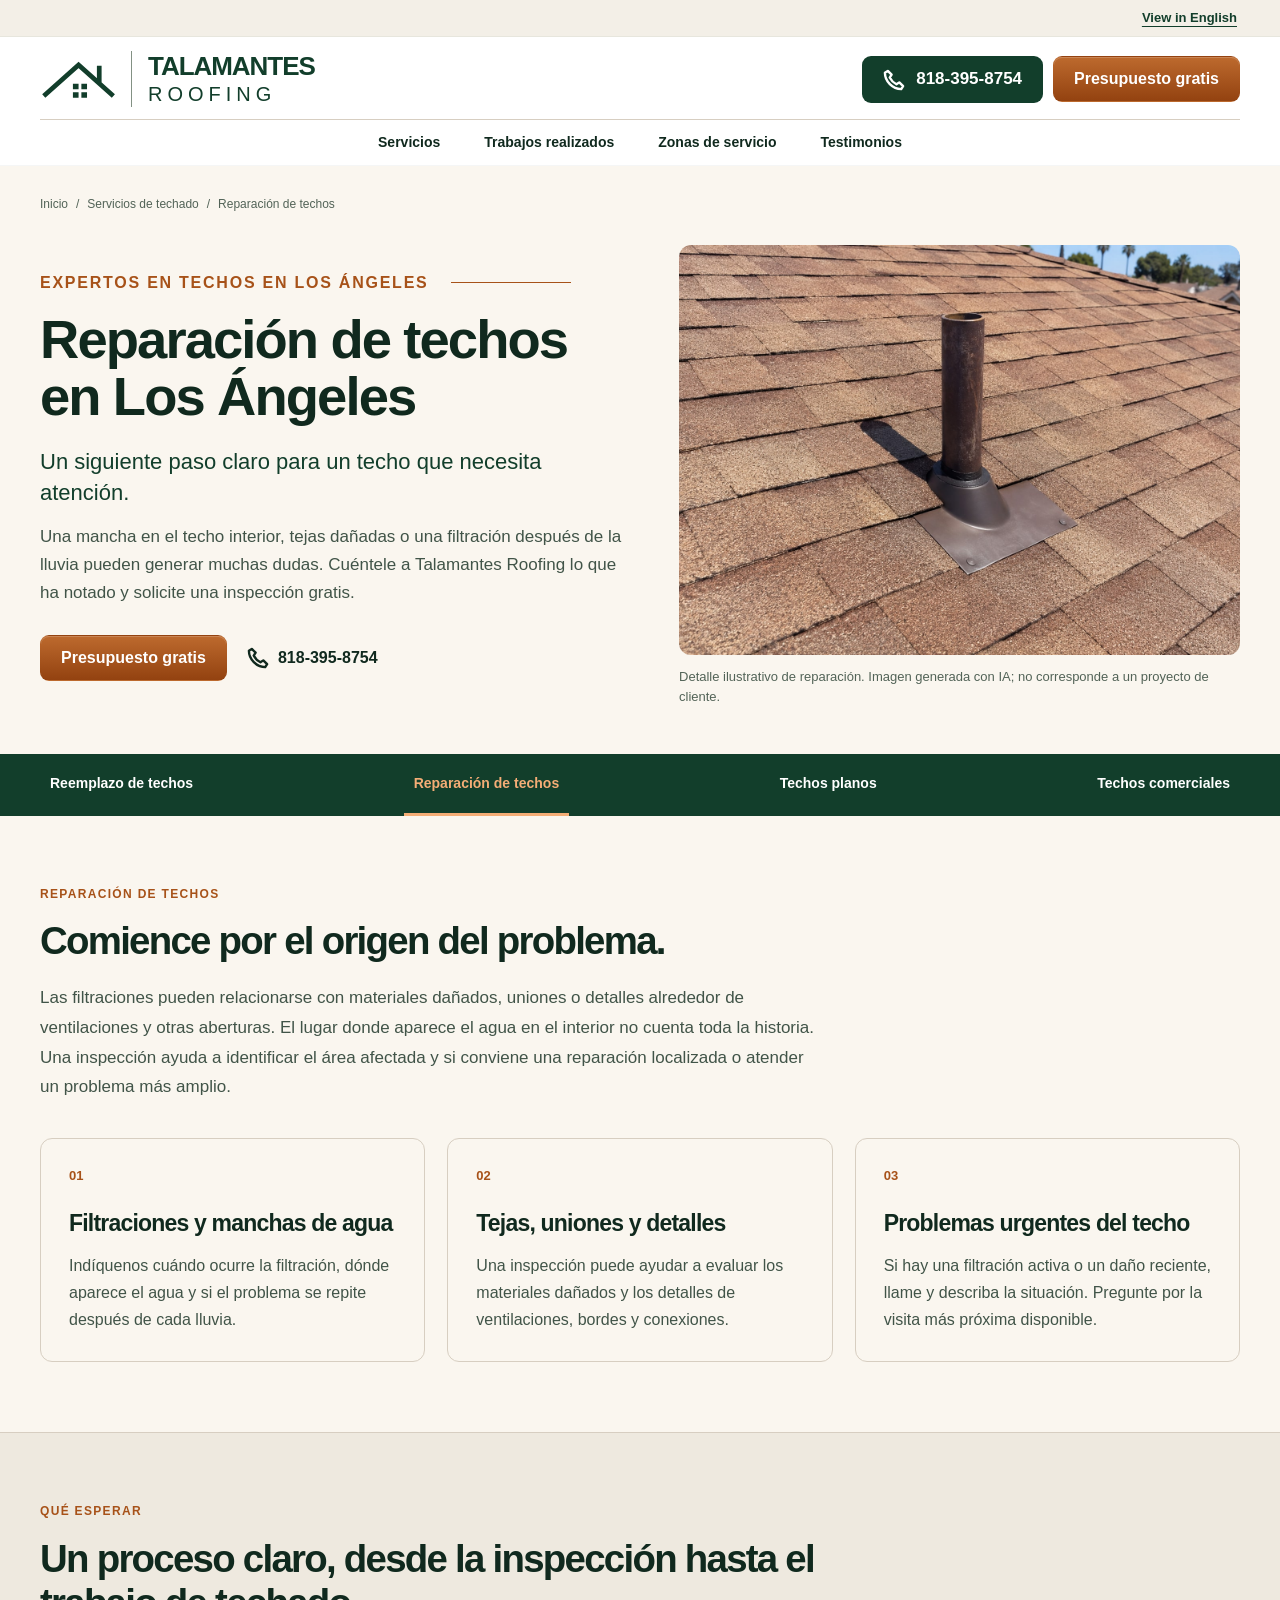
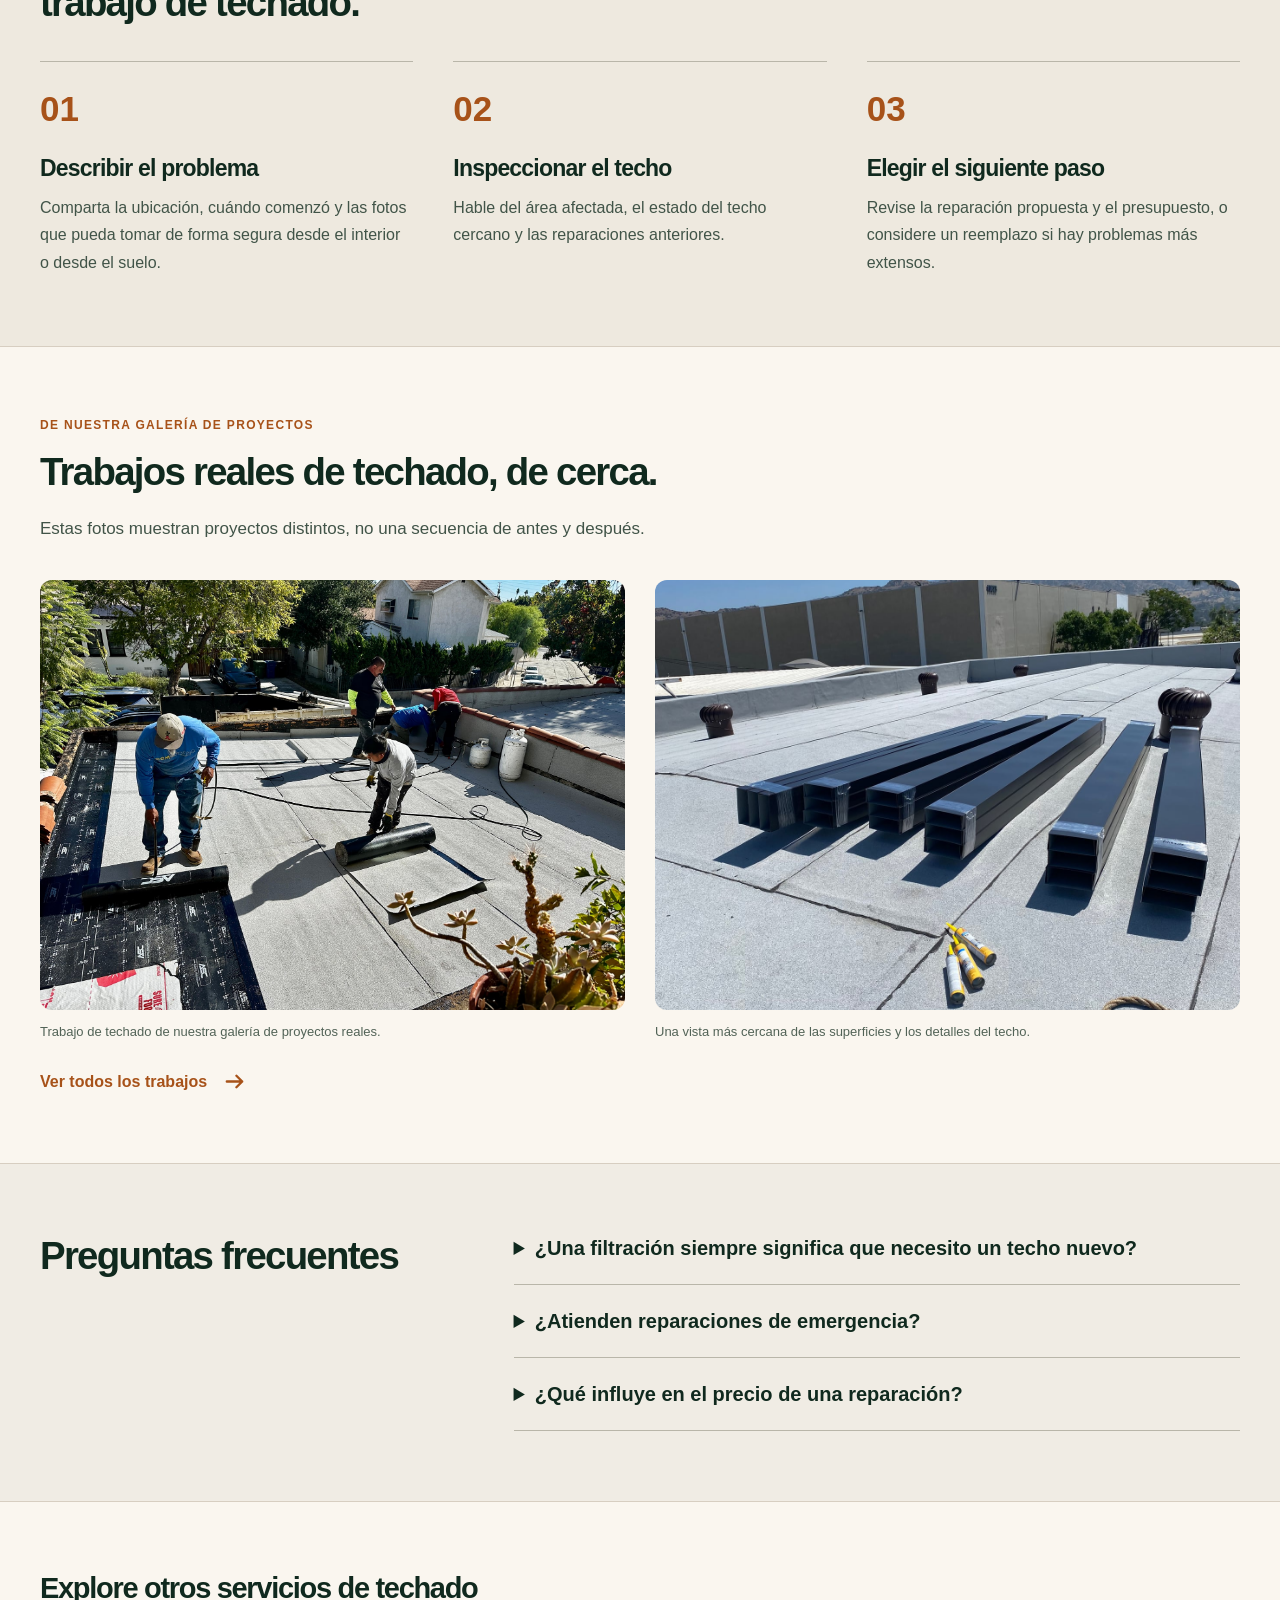
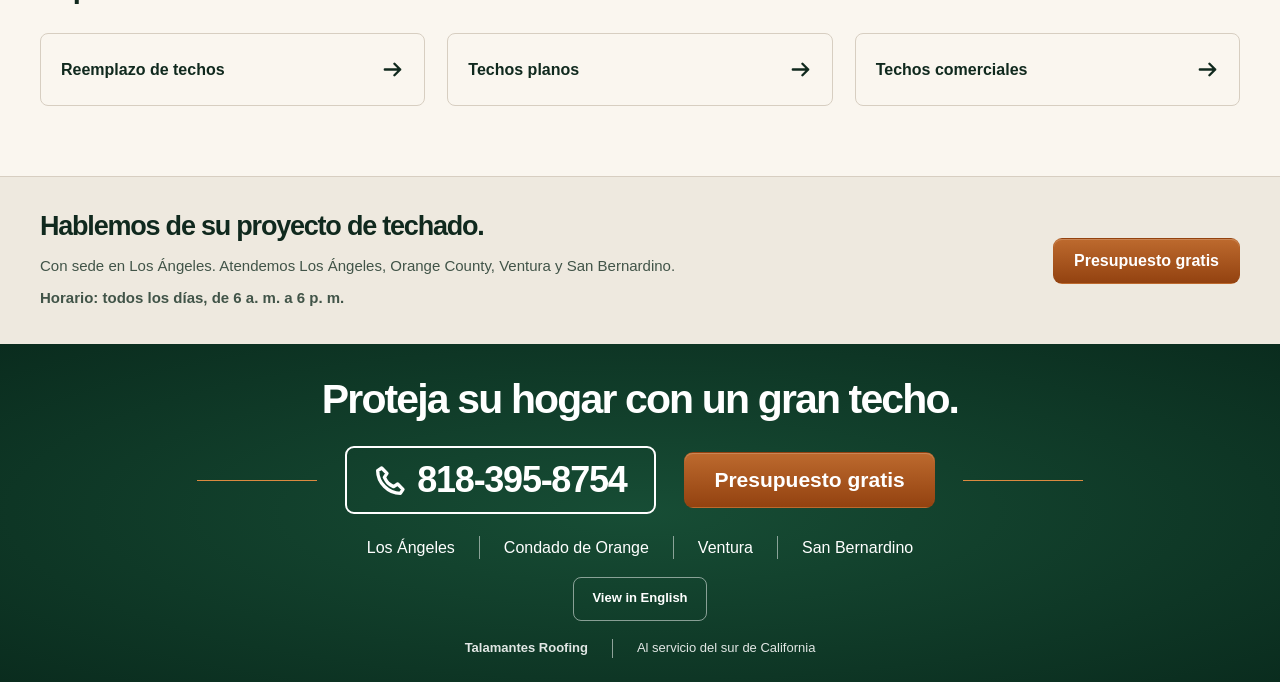
<file: es/roof-repair.html>
<!doctype html>
<html lang="es" prefix="og: https://ogp.me/ns#">
<head>
  <meta charset="utf-8">
  <meta name="viewport" content="width=device-width, initial-scale=1">
  <meta name="description" content="¿Tiene filtraciones, tejas dañadas o un problema urgente en Los Ángeles? Llame a Talamantes Roofing al 818-395-8754 para una inspección y un presupuesto gratis.">
  <meta name="theme-color" content="#123e2b">
  <title>Reparación de techos en Los Ángeles | Talamantes Roofing</title>
  <link rel="canonical" href="https://talamantes-roofing.vercel.app/es/roof-repair.html">
  <link rel="alternate" hreflang="en" href="https://talamantes-roofing.vercel.app/roof-repair.html">
  <link rel="alternate" hreflang="es" href="https://talamantes-roofing.vercel.app/es/roof-repair.html">
  <link rel="alternate" hreflang="x-default" href="https://talamantes-roofing.vercel.app/roof-repair.html">
  <link rel="icon" href="../assets/favicon.svg" type="image/svg+xml">
  <link rel="stylesheet" href="../styles.css">
  <script src="../script.js" defer></script>
  <!-- Link sharing preview -->
  <meta property="og:type" content="website">
  <meta property="og:site_name" content="Talamantes Roofing">
  <meta property="og:title" content="Reparación de techos en Los Ángeles | Talamantes Roofing">
  <meta property="og:description" content="¿Tiene filtraciones, tejas dañadas o un problema urgente en Los Ángeles? Llame a Talamantes Roofing al 818-395-8754 para una inspección y un presupuesto gratis.">
  <meta property="og:url" content="https://talamantes-roofing.vercel.app/es/roof-repair.html">
  <meta property="og:locale" content="es_US">
  <meta property="og:locale:alternate" content="en_US">
  <meta property="og:image" content="https://talamantes-roofing.vercel.app/assets/roof-hero.jpg">
  <meta property="og:image:secure_url" content="https://talamantes-roofing.vercel.app/assets/roof-hero.jpg">
  <meta property="og:image:type" content="image/jpeg">
  <meta property="og:image:width" content="1536">
  <meta property="og:image:height" content="1024">
  <meta property="og:image:alt" content="Ilustración de una casa de California con techo de tejas asfálticas y entrada arqueada.">
  <meta name="twitter:card" content="summary_large_image">
  <meta name="twitter:title" content="Reparación de techos en Los Ángeles | Talamantes Roofing">
  <meta name="twitter:description" content="¿Tiene filtraciones, tejas dañadas o un problema urgente en Los Ángeles? Llame a Talamantes Roofing al 818-395-8754 para una inspección y un presupuesto gratis.">
  <meta name="twitter:image" content="https://talamantes-roofing.vercel.app/assets/roof-hero.jpg">
  <meta name="twitter:image:alt" content="Ilustración de una casa de California con techo de tejas asfálticas y entrada arqueada.">
  <!-- End link sharing preview -->
</head>
<body>
  <a class="skip-link" href="#main">Saltar al contenido</a>
  <svg class="icon-definitions" xmlns="http://www.w3.org/2000/svg" aria-hidden="true"><defs>
    <symbol id="roof" viewbox="0 0 64 64"><path d="M5 34 32 11l7 6V7h7v16l13 11M15 29v25h34V29M26 54V36h12v18"/></symbol>
    <symbol id="home" viewbox="0 0 64 64"><path d="M5 29 32 7l27 22M13 25v32h38V25M27 57V40h10v17M23 26v6m18-6v6"/></symbol>
    <symbol id="building" viewbox="0 0 64 64"><path d="M20 57V6h26v51M7 57V23h13M46 29h11v28M28 17h2m8 0h1M28 27h2m8 0h1M28 37h2m8 0h1M29 57V46h8v11M12 33h2m-2 11h2m37-5h1m-1 9h1"/></symbol>
    <symbol id="flat" viewbox="0 0 64 64"><path d="m6 24 13-11h39L45 24H6v31m0-31h39v31M58 13v31M14 55V35h14v20M35 55V35h10"/></symbol>
    <symbol id="replace" viewbox="0 0 64 64"><path d="M5 30 32 8l27 22M48 20V8M16 44a16 16 0 0 1 27-12l5 5m0-11v11H37M48 45a16 16 0 0 1-27 12l-5-5m0 11V52h11"/></symbol>
    <symbol id="emergency" viewbox="0 0 64 64"><path d="M18 48V30a14 14 0 0 1 28 0v18M12 48h40v9H12zM32 3v6M7 16l6 5M57 16l-6 5M4 36h7m42 0h7M22 31a10 10 0 0 1 4-8"/></symbol>
    <symbol id="drop" viewbox="0 0 64 64"><path d="M32 5S11 31 11 42a21 21 0 0 0 42 0C53 31 32 5 32 5ZM44 43a12 12 0 0 1-10 10"/></symbol>
    <symbol id="clipboard" viewbox="0 0 64 64"><path d="M23 12H13v46h38V12H41M26 8h3V4h6v4h4v11H25V8zM22 36l8 8 13-15"/></symbol>
    <symbol id="shield" viewbox="0 0 64 64"><path d="m32 5 23 10v16c0 14-12 23-23 29C21 54 9 45 9 31V15zM21 31l8 8 15-17"/></symbol>
    <symbol id="clock" viewbox="0 0 64 64"><circle cx="36" cy="35" r="23"/><path d="M36 20v16l12 7M29 5h14M7 25H1m10 11H3m11 11H7"/></symbol>
    <symbol id="coins" viewbox="0 0 64 64"><ellipse cx="40" cy="12" rx="17" ry="7"/><path d="M23 12v12c0 10 34 10 34 0V12M26 22c8 5 23 5 31 0M34 36c12 2 23-1 23-7v-5M34 46c12 2 23-1 23-7V29"/><ellipse cx="20" cy="37" rx="15" ry="6"/><path d="M5 37v15c0 9 30 9 30 0V37M5 45c0 8 30 8 30 0"/></symbol>
    <symbol id="people" viewbox="0 0 64 64"><circle cx="32" cy="15" r="8"/><circle cx="12" cy="23" r="6"/><circle cx="52" cy="23" r="6"/><path d="M17 55V43a15 15 0 0 1 30 0v12M3 52V42a9 9 0 0 1 13-8m45 18V42a9 9 0 0 0-13-8"/></symbol>
    <symbol id="pin" viewbox="0 0 24 24"><path d="M12 22S4 13 4 9a8 8 0 1 1 16 0c0 4-8 13-8 13Z"/><circle cx="12" cy="9" r="2.5"/></symbol>
    <symbol id="phone" viewbox="0 0 24 24"><path d="m5 3 4 4-2 3c2 4 3 5 7 7l3-2 4 4-2 3C10 22 2 14 2 5z"/></symbol>
    <symbol id="arrow" viewbox="0 0 24 24"><path d="M4 12h16m-6-6 6 6-6 6"/></symbol>
  </defs></svg>

  <header class="site-header">
    <div class="language-bar"><div class="wrap"><a class="language-toggle" href="../roof-repair.html" data-language-toggle lang="en" hreflang="en" aria-label="View this page in English">View in English</a></div></div>
    <div class="header-inner wrap">
      <a class="brand" href="./" aria-label="Inicio de Talamantes Roofing">
        <svg class="brand-mark" viewbox="0 0 84 52" aria-hidden="true"><path d="m4 44 37-33 37 33M63 31V12" fill="none" stroke="currentColor" stroke-width="5"/><path d="M35 31h6v6h-6zm9 0h6v6h-6zm-9 9h6v6h-6zm9 0h6v6h-6z" fill="currentColor"/></svg>
        <span class="brand-words"><strong>Talamantes</strong><span>Roofing</span></span>
      </a>
      <nav class="desktop-nav" aria-label="Navegación principal"><a href="./#services">Servicios</a><a href="past-work.html">Trabajos realizados</a><a href="./#areas">Zonas de servicio</a><a href="./#testimonials">Testimonios</a></nav>
      <div class="header-actions"><a class="button button-green header-phone" href="tel:+18183958754"><svg class="icon" aria-hidden="true"><use href="#phone"/></svg>818-395-8754</a><button class="button button-copper header-estimate" data-estimate>Presupuesto gratis</button><button class="menu-toggle" aria-expanded="false" aria-controls="mobile-nav" aria-label="Abrir menú"><span></span><span></span><span></span></button></div>
    </div>
    <nav id="mobile-nav" class="mobile-nav" aria-label="Navegación móvil" hidden><a href="./#services">Servicios</a><a href="past-work.html">Trabajos realizados</a><a href="./#areas">Zonas de servicio</a><a href="./#testimonials">Testimonios</a><button class="button button-copper" data-estimate>Presupuesto gratis</button></nav>
  </header>

  <main id="main" class="service-page">
    <section class="service-hero"><div class="wrap">
      <nav class="breadcrumbs" aria-label="Ruta de navegación"><a href="./">Inicio</a><span aria-hidden="true">/</span><a href="./#services">Servicios de techado</a><span aria-hidden="true">/</span><span>Reparación de techos</span></nav>
      <div class="service-hero-grid"><div class="service-hero-copy"><p class="eyebrow">Expertos en techos en Los Ángeles <span></span></p><h1>Reparación de techos en Los Ángeles</h1><p class="service-lead">Un siguiente paso claro para un techo que necesita atención.</p><p>Una mancha en el techo interior, tejas dañadas o una filtración después de la lluvia pueden generar muchas dudas. Cuéntele a Talamantes Roofing lo que ha notado y solicite una inspección gratis.</p><div class="service-actions"><button class="button button-copper" data-estimate>Presupuesto gratis</button><a class="service-call" href="tel:+18183958754"><svg class="icon" aria-hidden="true"><use href="#phone"/></svg>818-395-8754</a></div></div>
      <figure class="service-hero-photo"><img src="../assets/services/roof-repair-detail-illustration.jpg" alt="Detalle ilustrativo de tejas asfálticas color café y tapajuntas alrededor de una ventilación." width="1200" height="900" loading="eager" decoding="async" fetchpriority="high"><figcaption>Detalle ilustrativo de reparación. Imagen generada con IA; no corresponde a un proyecto de cliente.</figcaption></figure></div>
    </div></section>
    <nav class="service-navigation" aria-label="Navegación de servicios"><div class="wrap"><a href="roof-replacement.html">Reemplazo de techos</a><a href="roof-repair.html" aria-current="page">Reparación de techos</a><a href="flat-roofing.html">Techos planos</a><a href="commercial-roofing.html">Techos comerciales</a></div></nav>
    <section class="service-overview service-section"><div class="wrap"><div class="service-section-intro"><p class="eyebrow">Reparación de techos</p><h2>Comience por el origen del problema.</h2><p>Las filtraciones pueden relacionarse con materiales dañados, uniones o detalles alrededor de ventilaciones y otras aberturas. El lugar donde aparece el agua en el interior no cuenta toda la historia. Una inspección ayuda a identificar el área afectada y si conviene una reparación localizada o atender un problema más amplio.</p></div><div class="service-feature-grid"><article><span class="service-feature-number">01</span><h3>Filtraciones y manchas de agua</h3><p>Indíquenos cuándo ocurre la filtración, dónde aparece el agua y si el problema se repite después de cada lluvia.</p></article><article><span class="service-feature-number">02</span><h3>Tejas, uniones y detalles</h3><p>Una inspección puede ayudar a evaluar los materiales dañados y los detalles de ventilaciones, bordes y conexiones.</p></article><article><span class="service-feature-number">03</span><h3>Problemas urgentes del techo</h3><p>Si hay una filtración activa o un daño reciente, llame y describa la situación. Pregunte por la visita más próxima disponible.</p></article></div></div></section>
    <section class="service-process service-section"><div class="wrap"><div class="service-section-intro"><p class="eyebrow">Qué esperar</p><h2>Un proceso claro, desde la inspección hasta el trabajo de techado.</h2></div><ol><li><h3>Describir el problema</h3><p>Comparta la ubicación, cuándo comenzó y las fotos que pueda tomar de forma segura desde el interior o desde el suelo.</p></li><li><h3>Inspeccionar el techo</h3><p>Hable del área afectada, el estado del techo cercano y las reparaciones anteriores.</p></li><li><h3>Elegir el siguiente paso</h3><p>Revise la reparación propuesta y el presupuesto, o considere un reemplazo si hay problemas más extensos.</p></li></ol></div></section>
    <section class="service-projects service-section"><div class="wrap"><div class="service-section-intro"><p class="eyebrow">De nuestra galería de proyectos</p><h2>Trabajos reales de techado, de cerca.</h2><p>Estas fotos muestran proyectos distintos, no una secuencia de antes y después.</p></div><div class="service-photo-grid"><figure><img src="../assets/projects/crew-at-work.jpg" alt="El equipo trabajando con material en rollo en un techo de baja pendiente." width="1200" height="900" loading="lazy" decoding="async"><figcaption>Trabajo de techado de nuestra galería de proyectos reales.</figcaption></figure><figure><img src="../assets/projects/flat-roof-details.jpg" alt="Superficie de un techo de baja pendiente con uniones y detalles." width="1200" height="900" loading="lazy" decoding="async"><figcaption>Una vista más cercana de las superficies y los detalles del techo.</figcaption></figure></div><a class="service-gallery-link" href="past-work.html">Ver todos los trabajos <svg class="icon" aria-hidden="true"><use href="#arrow"/></svg></a></div></section>
    <section class="service-faq service-section"><div class="wrap service-faq-grid"><h2>Preguntas frecuentes</h2><div><details><summary>¿Una filtración siempre significa que necesito un techo nuevo?</summary><p>No. Algunos problemas pueden resolverse con una reparación. La antigüedad y el estado del techo cercano, el alcance del daño y las reparaciones anteriores ayudan a determinar la opción adecuada.</p></details><details><summary>¿Atienden reparaciones de emergencia?</summary><p>Las reparaciones de emergencia forman parte de nuestros servicios. Llame al 818-395-8754, explique el problema y confirme la disponibilidad con el equipo. El tiempo de llegada depende de la situación y del calendario actual.</p></details><details><summary>¿Qué influye en el precio de una reparación?</summary><p>El tamaño y la ubicación del área afectada, los materiales, el acceso y los daños debajo del techo influyen en el trabajo. Una inspección y un presupuesto gratis ayudan a definir su proyecto.</p></details></div></div></section>
    <section class="service-related service-section"><div class="wrap"><h2>Explore otros servicios de techado</h2><div class="service-related-grid"><a href="roof-replacement.html">Reemplazo de techos<svg class="icon" aria-hidden="true"><use href="#arrow"/></svg></a><a href="flat-roofing.html">Techos planos<svg class="icon" aria-hidden="true"><use href="#arrow"/></svg></a><a href="commercial-roofing.html">Techos comerciales<svg class="icon" aria-hidden="true"><use href="#arrow"/></svg></a></div></div></section>
    <section class="service-local"><div class="wrap"><div><h2>Hablemos de su proyecto de techado.</h2><p>Con sede en Los Ángeles. Atendemos Los Ángeles, Orange County, Ventura y San Bernardino.</p><p class="service-hours">Horario: todos los días, de 6 a. m. a 6 p. m.</p></div><button class="button button-copper" data-estimate>Presupuesto gratis</button></div></section>
  </main>

  <footer class="site-footer" id="contact"><div class="wrap"><h2>Proteja su hogar con un gran techo.</h2><div class="footer-actions"><a class="button button-outline footer-phone" href="tel:+18183958754"><svg class="icon" aria-hidden="true"><use href="#phone"/></svg>818-395-8754</a><button class="button button-copper button-large" data-estimate>Presupuesto gratis</button></div><ul class="footer-areas"><li>Los Ángeles</li><li>Condado de Orange</li><li>Ventura</li><li>San Bernardino</li></ul><div class="footer-language"><a class="language-toggle" href="../roof-repair.html" data-language-toggle lang="en" hreflang="en" aria-label="View this page in English">View in English</a></div><p class="footer-note"><strong>Talamantes Roofing</strong><span>Al servicio del sur de California</span></p></div></footer>


  <dialog id="estimate-dialog" aria-labelledby="estimate-title" aria-describedby="estimate-description"><button class="dialog-close" aria-label="Cerrar panel de presupuesto" autofocus>×</button><svg class="service-icon" aria-hidden="true"><use href="#roof"/></svg><p class="eyebrow">Hablemos de su techo</p><h2 id="estimate-title">Su presupuesto gratis comienza aquí.</h2><p id="estimate-description">Llame a Talamantes Roofing para contarnos sobre su proyecto y coordinar un presupuesto o una inspección de techo gratis.</p><a class="button button-green button-large" href="tel:+18183958754"><svg class="icon" aria-hidden="true"><use href="#phone"/></svg>Llame al 818-395-8754</a><p class="dialog-areas">Atendemos Los Ángeles, el condado de Orange, Ventura y San Bernardino.</p></dialog>
</body>
</html>
</file>
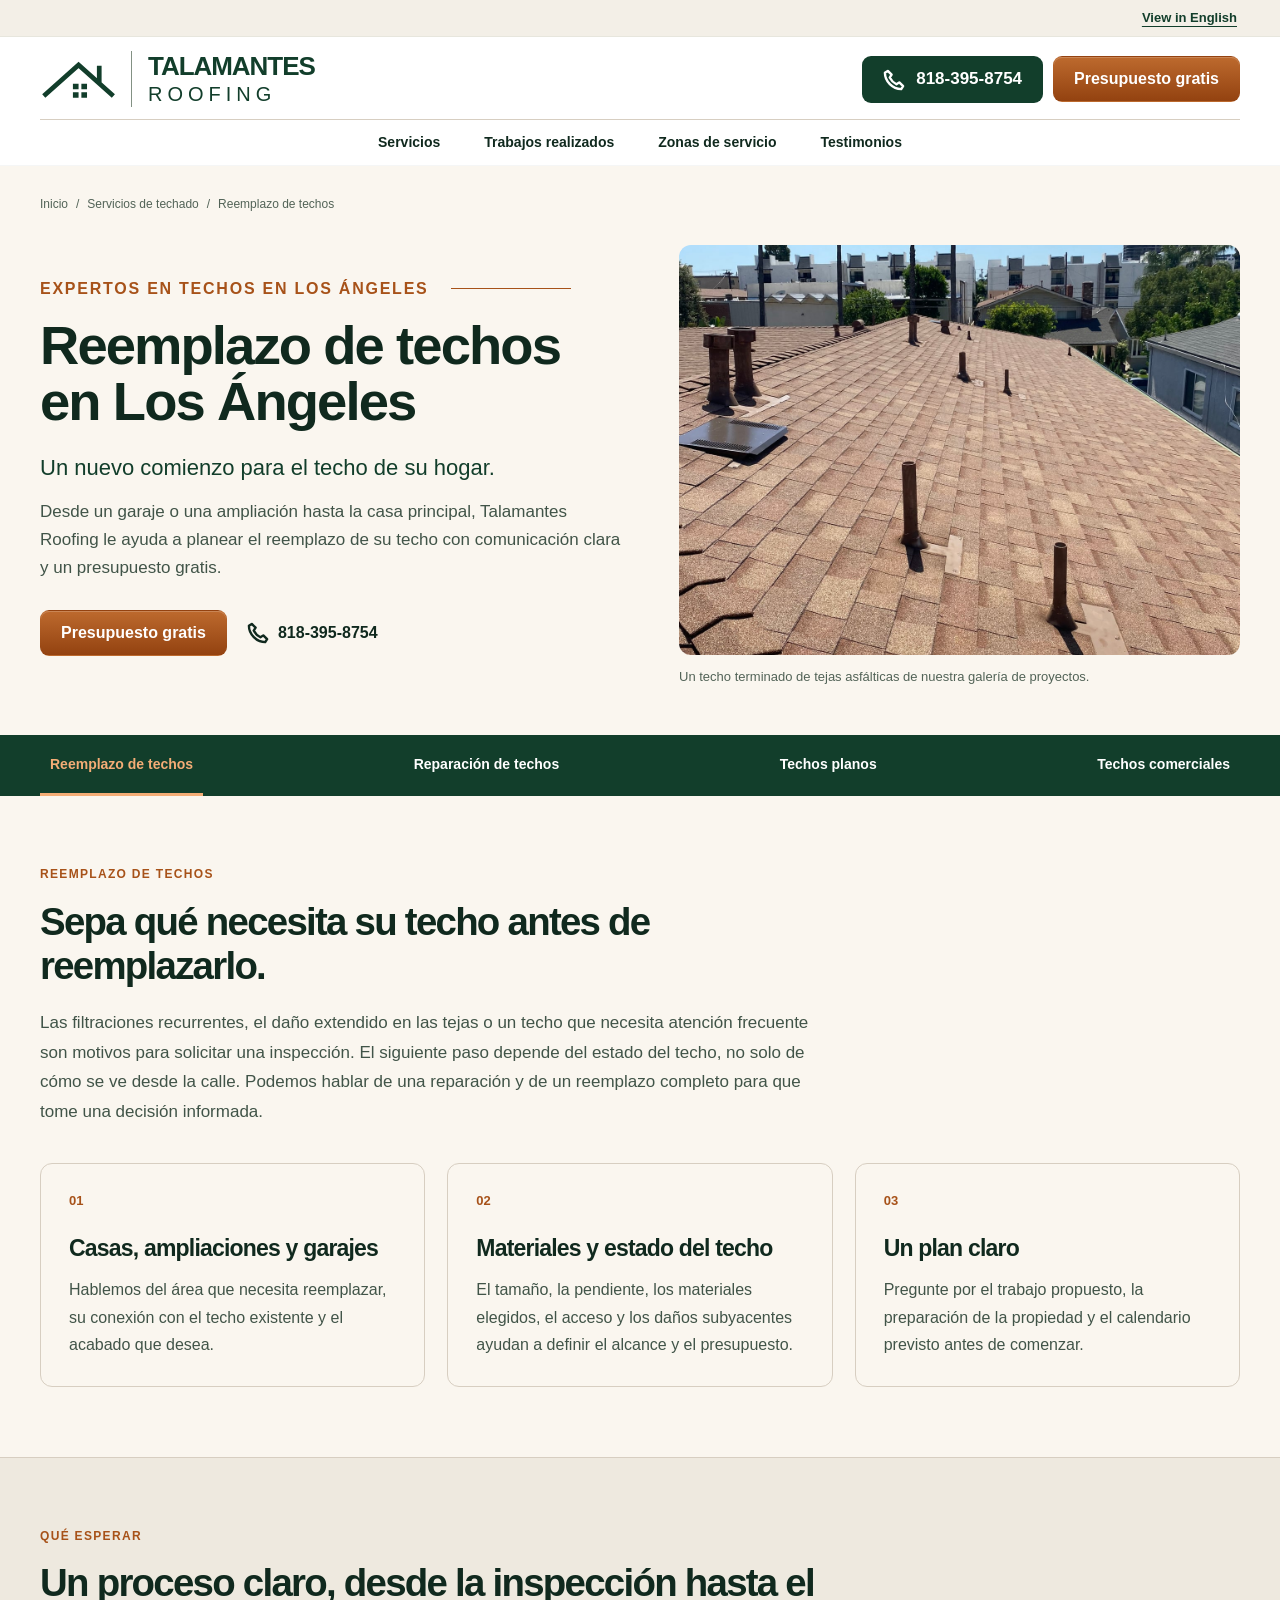
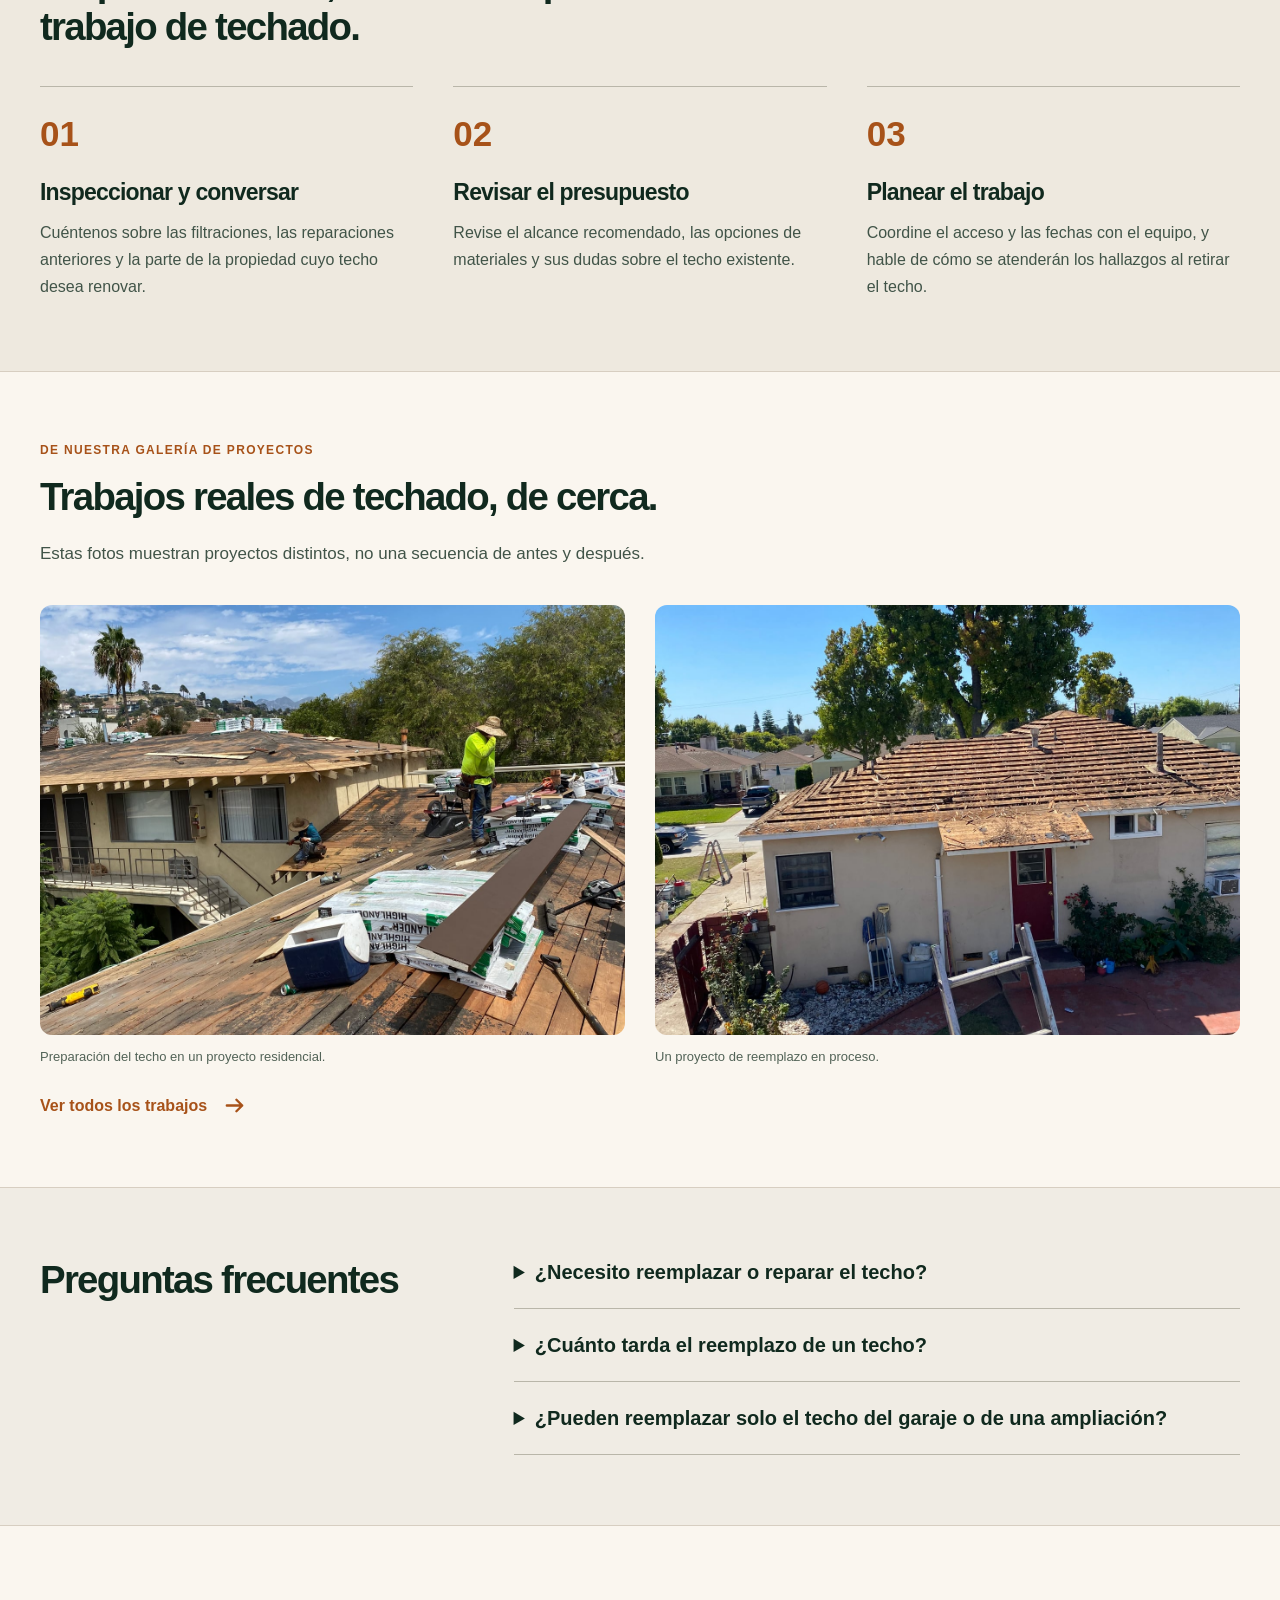
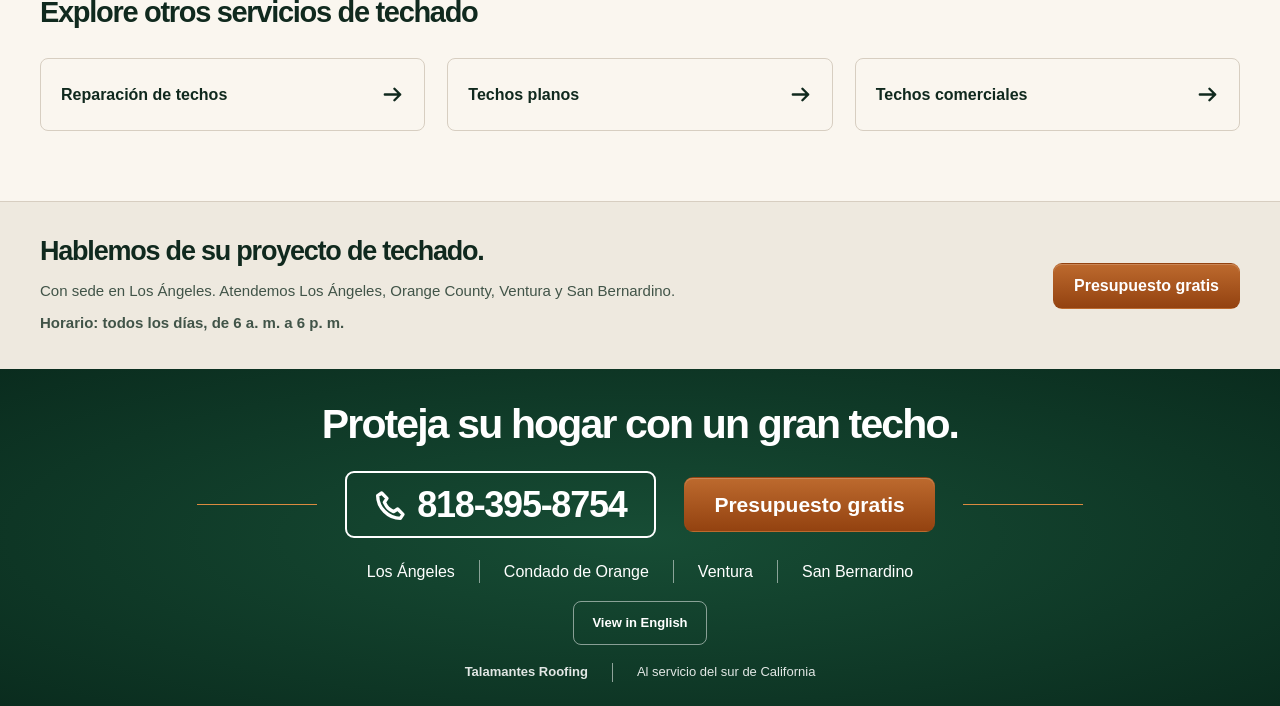
<file: es/roof-replacement.html>
<!doctype html>
<html lang="es" prefix="og: https://ogp.me/ns#">
<head>
  <meta charset="utf-8">
  <meta name="viewport" content="width=device-width, initial-scale=1">
  <meta name="description" content="Planee el reemplazo de su techo en Los Ángeles con Talamantes Roofing. Vea fotos reales de proyectos y llame al 818-395-8754 para un presupuesto gratis.">
  <meta name="theme-color" content="#123e2b">
  <title>Reemplazo de techos en Los Ángeles | Talamantes Roofing</title>
  <link rel="canonical" href="https://talamantes-roofing.vercel.app/es/roof-replacement.html">
  <link rel="alternate" hreflang="en" href="https://talamantes-roofing.vercel.app/roof-replacement.html">
  <link rel="alternate" hreflang="es" href="https://talamantes-roofing.vercel.app/es/roof-replacement.html">
  <link rel="alternate" hreflang="x-default" href="https://talamantes-roofing.vercel.app/roof-replacement.html">
  <link rel="icon" href="../assets/favicon.svg" type="image/svg+xml">
  <link rel="stylesheet" href="../styles.css">
  <script src="../script.js" defer></script>
  <!-- Link sharing preview -->
  <meta property="og:type" content="website">
  <meta property="og:site_name" content="Talamantes Roofing">
  <meta property="og:title" content="Reemplazo de techos en Los Ángeles | Talamantes Roofing">
  <meta property="og:description" content="Planee el reemplazo de su techo en Los Ángeles con Talamantes Roofing. Vea fotos reales de proyectos y llame al 818-395-8754 para un presupuesto gratis.">
  <meta property="og:url" content="https://talamantes-roofing.vercel.app/es/roof-replacement.html">
  <meta property="og:locale" content="es_US">
  <meta property="og:locale:alternate" content="en_US">
  <meta property="og:image" content="https://talamantes-roofing.vercel.app/assets/roof-hero.jpg">
  <meta property="og:image:secure_url" content="https://talamantes-roofing.vercel.app/assets/roof-hero.jpg">
  <meta property="og:image:type" content="image/jpeg">
  <meta property="og:image:width" content="1536">
  <meta property="og:image:height" content="1024">
  <meta property="og:image:alt" content="Ilustración de una casa de California con techo de tejas asfálticas y entrada arqueada.">
  <meta name="twitter:card" content="summary_large_image">
  <meta name="twitter:title" content="Reemplazo de techos en Los Ángeles | Talamantes Roofing">
  <meta name="twitter:description" content="Planee el reemplazo de su techo en Los Ángeles con Talamantes Roofing. Vea fotos reales de proyectos y llame al 818-395-8754 para un presupuesto gratis.">
  <meta name="twitter:image" content="https://talamantes-roofing.vercel.app/assets/roof-hero.jpg">
  <meta name="twitter:image:alt" content="Ilustración de una casa de California con techo de tejas asfálticas y entrada arqueada.">
  <!-- End link sharing preview -->
</head>
<body>
  <a class="skip-link" href="#main">Saltar al contenido</a>
  <svg class="icon-definitions" xmlns="http://www.w3.org/2000/svg" aria-hidden="true"><defs>
    <symbol id="roof" viewbox="0 0 64 64"><path d="M5 34 32 11l7 6V7h7v16l13 11M15 29v25h34V29M26 54V36h12v18"/></symbol>
    <symbol id="home" viewbox="0 0 64 64"><path d="M5 29 32 7l27 22M13 25v32h38V25M27 57V40h10v17M23 26v6m18-6v6"/></symbol>
    <symbol id="building" viewbox="0 0 64 64"><path d="M20 57V6h26v51M7 57V23h13M46 29h11v28M28 17h2m8 0h1M28 27h2m8 0h1M28 37h2m8 0h1M29 57V46h8v11M12 33h2m-2 11h2m37-5h1m-1 9h1"/></symbol>
    <symbol id="flat" viewbox="0 0 64 64"><path d="m6 24 13-11h39L45 24H6v31m0-31h39v31M58 13v31M14 55V35h14v20M35 55V35h10"/></symbol>
    <symbol id="replace" viewbox="0 0 64 64"><path d="M5 30 32 8l27 22M48 20V8M16 44a16 16 0 0 1 27-12l5 5m0-11v11H37M48 45a16 16 0 0 1-27 12l-5-5m0 11V52h11"/></symbol>
    <symbol id="emergency" viewbox="0 0 64 64"><path d="M18 48V30a14 14 0 0 1 28 0v18M12 48h40v9H12zM32 3v6M7 16l6 5M57 16l-6 5M4 36h7m42 0h7M22 31a10 10 0 0 1 4-8"/></symbol>
    <symbol id="drop" viewbox="0 0 64 64"><path d="M32 5S11 31 11 42a21 21 0 0 0 42 0C53 31 32 5 32 5ZM44 43a12 12 0 0 1-10 10"/></symbol>
    <symbol id="clipboard" viewbox="0 0 64 64"><path d="M23 12H13v46h38V12H41M26 8h3V4h6v4h4v11H25V8zM22 36l8 8 13-15"/></symbol>
    <symbol id="shield" viewbox="0 0 64 64"><path d="m32 5 23 10v16c0 14-12 23-23 29C21 54 9 45 9 31V15zM21 31l8 8 15-17"/></symbol>
    <symbol id="clock" viewbox="0 0 64 64"><circle cx="36" cy="35" r="23"/><path d="M36 20v16l12 7M29 5h14M7 25H1m10 11H3m11 11H7"/></symbol>
    <symbol id="coins" viewbox="0 0 64 64"><ellipse cx="40" cy="12" rx="17" ry="7"/><path d="M23 12v12c0 10 34 10 34 0V12M26 22c8 5 23 5 31 0M34 36c12 2 23-1 23-7v-5M34 46c12 2 23-1 23-7V29"/><ellipse cx="20" cy="37" rx="15" ry="6"/><path d="M5 37v15c0 9 30 9 30 0V37M5 45c0 8 30 8 30 0"/></symbol>
    <symbol id="people" viewbox="0 0 64 64"><circle cx="32" cy="15" r="8"/><circle cx="12" cy="23" r="6"/><circle cx="52" cy="23" r="6"/><path d="M17 55V43a15 15 0 0 1 30 0v12M3 52V42a9 9 0 0 1 13-8m45 18V42a9 9 0 0 0-13-8"/></symbol>
    <symbol id="pin" viewbox="0 0 24 24"><path d="M12 22S4 13 4 9a8 8 0 1 1 16 0c0 4-8 13-8 13Z"/><circle cx="12" cy="9" r="2.5"/></symbol>
    <symbol id="phone" viewbox="0 0 24 24"><path d="m5 3 4 4-2 3c2 4 3 5 7 7l3-2 4 4-2 3C10 22 2 14 2 5z"/></symbol>
    <symbol id="arrow" viewbox="0 0 24 24"><path d="M4 12h16m-6-6 6 6-6 6"/></symbol>
  </defs></svg>

  <header class="site-header">
    <div class="language-bar"><div class="wrap"><a class="language-toggle" href="../roof-replacement.html" data-language-toggle lang="en" hreflang="en" aria-label="View this page in English">View in English</a></div></div>
    <div class="header-inner wrap">
      <a class="brand" href="./" aria-label="Inicio de Talamantes Roofing">
        <svg class="brand-mark" viewbox="0 0 84 52" aria-hidden="true"><path d="m4 44 37-33 37 33M63 31V12" fill="none" stroke="currentColor" stroke-width="5"/><path d="M35 31h6v6h-6zm9 0h6v6h-6zm-9 9h6v6h-6zm9 0h6v6h-6z" fill="currentColor"/></svg>
        <span class="brand-words"><strong>Talamantes</strong><span>Roofing</span></span>
      </a>
      <nav class="desktop-nav" aria-label="Navegación principal"><a href="./#services">Servicios</a><a href="past-work.html">Trabajos realizados</a><a href="./#areas">Zonas de servicio</a><a href="./#testimonials">Testimonios</a></nav>
      <div class="header-actions"><a class="button button-green header-phone" href="tel:+18183958754"><svg class="icon" aria-hidden="true"><use href="#phone"/></svg>818-395-8754</a><button class="button button-copper header-estimate" data-estimate>Presupuesto gratis</button><button class="menu-toggle" aria-expanded="false" aria-controls="mobile-nav" aria-label="Abrir menú"><span></span><span></span><span></span></button></div>
    </div>
    <nav id="mobile-nav" class="mobile-nav" aria-label="Navegación móvil" hidden><a href="./#services">Servicios</a><a href="past-work.html">Trabajos realizados</a><a href="./#areas">Zonas de servicio</a><a href="./#testimonials">Testimonios</a><button class="button button-copper" data-estimate>Presupuesto gratis</button></nav>
  </header>

  <main id="main" class="service-page">
    <section class="service-hero"><div class="wrap">
      <nav class="breadcrumbs" aria-label="Ruta de navegación"><a href="./">Inicio</a><span aria-hidden="true">/</span><a href="./#services">Servicios de techado</a><span aria-hidden="true">/</span><span>Reemplazo de techos</span></nav>
      <div class="service-hero-grid"><div class="service-hero-copy"><p class="eyebrow">Expertos en techos en Los Ángeles <span></span></p><h1>Reemplazo de techos en Los Ángeles</h1><p class="service-lead">Un nuevo comienzo para el techo de su hogar.</p><p>Desde un garaje o una ampliación hasta la casa principal, Talamantes Roofing le ayuda a planear el reemplazo de su techo con comunicación clara y un presupuesto gratis.</p><div class="service-actions"><button class="button button-copper" data-estimate>Presupuesto gratis</button><a class="service-call" href="tel:+18183958754"><svg class="icon" aria-hidden="true"><use href="#phone"/></svg>818-395-8754</a></div></div>
      <figure class="service-hero-photo"><img src="../assets/projects/shingle-roof-finish.jpg" alt="Tejas asfálticas color café, con filas alineadas y ventilaciones, en un proyecto de techado proporcionado." width="1200" height="900" loading="eager" decoding="async" fetchpriority="high"><figcaption>Un techo terminado de tejas asfálticas de nuestra galería de proyectos.</figcaption></figure></div>
    </div></section>
    <nav class="service-navigation" aria-label="Navegación de servicios"><div class="wrap"><a href="roof-replacement.html" aria-current="page">Reemplazo de techos</a><a href="roof-repair.html">Reparación de techos</a><a href="flat-roofing.html">Techos planos</a><a href="commercial-roofing.html">Techos comerciales</a></div></nav>
    <section class="service-overview service-section"><div class="wrap"><div class="service-section-intro"><p class="eyebrow">Reemplazo de techos</p><h2>Sepa qué necesita su techo antes de reemplazarlo.</h2><p>Las filtraciones recurrentes, el daño extendido en las tejas o un techo que necesita atención frecuente son motivos para solicitar una inspección. El siguiente paso depende del estado del techo, no solo de cómo se ve desde la calle. Podemos hablar de una reparación y de un reemplazo completo para que tome una decisión informada.</p></div><div class="service-feature-grid"><article><span class="service-feature-number">01</span><h3>Casas, ampliaciones y garajes</h3><p>Hablemos del área que necesita reemplazar, su conexión con el techo existente y el acabado que desea.</p></article><article><span class="service-feature-number">02</span><h3>Materiales y estado del techo</h3><p>El tamaño, la pendiente, los materiales elegidos, el acceso y los daños subyacentes ayudan a definir el alcance y el presupuesto.</p></article><article><span class="service-feature-number">03</span><h3>Un plan claro</h3><p>Pregunte por el trabajo propuesto, la preparación de la propiedad y el calendario previsto antes de comenzar.</p></article></div></div></section>
    <section class="service-process service-section"><div class="wrap"><div class="service-section-intro"><p class="eyebrow">Qué esperar</p><h2>Un proceso claro, desde la inspección hasta el trabajo de techado.</h2></div><ol><li><h3>Inspeccionar y conversar</h3><p>Cuéntenos sobre las filtraciones, las reparaciones anteriores y la parte de la propiedad cuyo techo desea renovar.</p></li><li><h3>Revisar el presupuesto</h3><p>Revise el alcance recomendado, las opciones de materiales y sus dudas sobre el techo existente.</p></li><li><h3>Planear el trabajo</h3><p>Coordine el acceso y las fechas con el equipo, y hable de cómo se atenderán los hallazgos al retirar el techo.</p></li></ol></div></section>
    <section class="service-projects service-section"><div class="wrap"><div class="service-section-intro"><p class="eyebrow">De nuestra galería de proyectos</p><h2>Trabajos reales de techado, de cerca.</h2><p>Estas fotos muestran proyectos distintos, no una secuencia de antes y después.</p></div><div class="service-photo-grid"><figure><img src="../assets/projects/roof-deck-preparation.jpg" alt="Base de madera y materiales durante un proyecto de reemplazo de techo." width="1200" height="900" loading="lazy" decoding="async"><figcaption>Preparación del techo en un proyecto residencial.</figcaption></figure><figure><img src="../assets/projects/residential-replacement.jpg" alt="Una casa durante el reemplazo, después de retirar el techo anterior." width="1200" height="900" loading="lazy" decoding="async"><figcaption>Un proyecto de reemplazo en proceso.</figcaption></figure></div><a class="service-gallery-link" href="past-work.html">Ver todos los trabajos <svg class="icon" aria-hidden="true"><use href="#arrow"/></svg></a></div></section>
    <section class="service-faq service-section"><div class="wrap service-faq-grid"><h2>Preguntas frecuentes</h2><div><details><summary>¿Necesito reemplazar o reparar el techo?</summary><p>Un problema localizado puede tener reparación. El deterioro más extenso o los problemas recurrentes pueden hacer conveniente considerar un reemplazo. Una inspección ayuda a aclarar las opciones para su propiedad.</p></details><details><summary>¿Cuánto tarda el reemplazo de un techo?</summary><p>El tiempo varía según el tamaño y la complejidad del techo, la disponibilidad de materiales, el clima y el estado debajo del techo anterior. Solicite un calendario específico con su presupuesto.</p></details><details><summary>¿Pueden reemplazar solo el techo del garaje o de una ampliación?</summary><p>Sí. Indíquenos qué área necesita atención. Durante la inspección podemos hablar de esa sección y de su unión con las áreas de techo adyacentes.</p></details></div></div></section>
    <section class="service-related service-section"><div class="wrap"><h2>Explore otros servicios de techado</h2><div class="service-related-grid"><a href="roof-repair.html">Reparación de techos<svg class="icon" aria-hidden="true"><use href="#arrow"/></svg></a><a href="flat-roofing.html">Techos planos<svg class="icon" aria-hidden="true"><use href="#arrow"/></svg></a><a href="commercial-roofing.html">Techos comerciales<svg class="icon" aria-hidden="true"><use href="#arrow"/></svg></a></div></div></section>
    <section class="service-local"><div class="wrap"><div><h2>Hablemos de su proyecto de techado.</h2><p>Con sede en Los Ángeles. Atendemos Los Ángeles, Orange County, Ventura y San Bernardino.</p><p class="service-hours">Horario: todos los días, de 6 a. m. a 6 p. m.</p></div><button class="button button-copper" data-estimate>Presupuesto gratis</button></div></section>
  </main>

  <footer class="site-footer" id="contact"><div class="wrap"><h2>Proteja su hogar con un gran techo.</h2><div class="footer-actions"><a class="button button-outline footer-phone" href="tel:+18183958754"><svg class="icon" aria-hidden="true"><use href="#phone"/></svg>818-395-8754</a><button class="button button-copper button-large" data-estimate>Presupuesto gratis</button></div><ul class="footer-areas"><li>Los Ángeles</li><li>Condado de Orange</li><li>Ventura</li><li>San Bernardino</li></ul><div class="footer-language"><a class="language-toggle" href="../roof-replacement.html" data-language-toggle lang="en" hreflang="en" aria-label="View this page in English">View in English</a></div><p class="footer-note"><strong>Talamantes Roofing</strong><span>Al servicio del sur de California</span></p></div></footer>


  <dialog id="estimate-dialog" aria-labelledby="estimate-title" aria-describedby="estimate-description"><button class="dialog-close" aria-label="Cerrar panel de presupuesto" autofocus>×</button><svg class="service-icon" aria-hidden="true"><use href="#roof"/></svg><p class="eyebrow">Hablemos de su techo</p><h2 id="estimate-title">Su presupuesto gratis comienza aquí.</h2><p id="estimate-description">Llame a Talamantes Roofing para contarnos sobre su proyecto y coordinar un presupuesto o una inspección de techo gratis.</p><a class="button button-green button-large" href="tel:+18183958754"><svg class="icon" aria-hidden="true"><use href="#phone"/></svg>Llame al 818-395-8754</a><p class="dialog-areas">Atendemos Los Ángeles, el condado de Orange, Ventura y San Bernardino.</p></dialog>
</body>
</html>
</file>
<file: styles.css>
:root {
  --green:#123e2b;
  --green-dark:#0a2c1e;
  --ink:#10291e;
  --cream:#faf6ef;
  --copper:#a75219;
  --copper-light:#c47132;
  --line:#d7cec1;
  --white:#fff;
  --wrap:1240px}

* {
  box-sizing:border-box}
html {
  scroll-behavior:smooth;
  scroll-padding-top:110px}
body {
  margin:0;
  background:var(--cream);
  color:var(--ink);
  font-family:"Avenir Next",Avenir,"Segoe UI",Arial,sans-serif;
  font-size:16px;
  line-height:1.45}
button,a {
  -webkit-tap-highlight-color:transparent}
button {
  font:inherit;
  cursor:pointer}
a {
  color:inherit;
  text-decoration:none}
button,a {
  touch-action:manipulation}
a:focus-visible,button:focus-visible {
  outline:3px solid #db8a40;
  outline-offset:5px}
button:disabled {
  cursor:default}
h1,h2,h3,p,figure {
  margin:0}
h1,h2,h3 {
  font-weight:700;
  line-height:1.1;
  letter-spacing:-.045em}
h2 {
  font-size:clamp(26px,3vw,40px)}
h3 {
  font-size:21px;
  letter-spacing:-.035em}
.wrap {
  width:min(var(--wrap),calc(100% - 80px));
  margin:auto}
.icon-definitions {
  position:absolute;
  width:0;
  height:0;
  overflow:hidden}
.icon,.service-icon {
  fill:none;
  stroke:currentColor;
  stroke-width:2.5;
  stroke-linecap:round;
  stroke-linejoin:round;
  flex-shrink:0}
.icon {
  width:23px;
  height:23px}
.service-icon {
  width:56px;
  height:56px;
  stroke-width:2.8}
.skip-link {
  position:fixed;
  top:-100px;
  left:20px;
  padding:12px 20px;
  background:var(--green);
  color:#fff;
  z-index:99}
.skip-link:focus {
  top:10px}
.button {
  display:inline-flex;
  align-items:center;
  justify-content:center;
  gap:10px;
  min-height:46px;
  border:1px solid transparent;
  border-radius:9px;
  padding:11px 20px;
  font-weight:700;
  font-size:16px;
  line-height:1.2;
  white-space:nowrap;
  transition:background .18s,transform .18s,box-shadow .18s}
.button:hover {
  transform:translateY(-2px);
  box-shadow:0 5px 15px #10291e1a}
.button-green {
  background:var(--green);
  color:#fff}
.button-green:hover {
  background:var(--green-dark)}
.button-copper {
  background:linear-gradient(180deg,#bd6a2e,#934210);
  color:#fff;
  box-shadow:inset 0 1px 0 #ffffff30}
.button-copper:hover {
  background:#91420f}
.button-large {
  font-size:21px;
  padding:14px 29px}
.button-outline {
  border:2px solid #fff;
  color:#fff;
  background:transparent}
.button-outline:hover {
  background:#ffffff12}
.site-header {
  background:#fff;
  position:sticky;
  top:0;
  z-index:20;
  border-bottom:1px solid #12291e0a}
.header-inner {
  display:flex;
  align-items:center;
  justify-content:space-between;
  gap:24px;
  min-height:92px}
.brand {
  display:flex;
  align-items:center;
  gap:16px;
  flex-shrink:0;
  color:var(--green)}
.brand-mark {
  width:92px;
  height:56px;
  padding-right:12px;
  border-right:1px solid #839184}
.brand-words {
  display:flex;
  flex-direction:column;
  text-transform:uppercase;
  line-height:1.03}
.brand-words strong {
  font-size:26px;
  letter-spacing:-.04em;
  font-weight:700}
.brand-words>span {
  font-size:20px;
  letter-spacing:.25em;
  margin-top:4px}
.desktop-nav {
  display:flex;
  gap:25px;
  font-size:14px;
  font-weight:650}
.desktop-nav a {
  padding:12px 0}
.desktop-nav a:hover {
  color:var(--copper)}
.header-actions {
  display:flex;
  gap:10px;
  align-items:center}
.header-phone {
  font-size:17px}
.menu-toggle {
  display:none}
.mobile-nav[hidden] {
  display:none}
.hero {
  position:relative;
  background-image:linear-gradient(90deg,#faf6efff 0%,#faf6eff5 27%,#faf6efb0 42%,#faf6ef00 64%),url('assets/roof-hero.jpg');
  background-size:cover;
  background-position:center,center 53%}
.hero-inner {
  min-height:450px;
  display:flex;
  align-items:center;
  padding-top:48px;
  padding-bottom:50px}
.hero-copy {
  max-width:730px}
.eyebrow {
  display:flex;
  align-items:center;
  gap:22px;
  text-transform:uppercase;
  color:var(--copper);
  font-size:16px;
  font-weight:700;
  letter-spacing:.11em}
.eyebrow span {
  width:120px;
  height:1px;
  background:currentColor}
.hero h1 {
  font-size:clamp(42px,4.6vw,66px);
  line-height:1.04;
  letter-spacing:-.052em;
  margin:22px 0 15px}
.hero-description {
  font-size:21px;
  letter-spacing:-.025em}
.hero-tagline {
  margin-bottom:8px;
  font-size:21px;
  font-weight:650;
  letter-spacing:-.025em}
.hero-actions {
  display:flex;
  align-items:center;
  gap:24px;
  margin-top:30px}
.hero-phone {
  display:inline-flex;
  align-items:center;
  gap:10px;
  padding-left:24px;
  border-left:1px solid var(--copper);
  font-size:25px;
  font-weight:700;
  letter-spacing:-.04em}
.hero-phone .icon {
  color:var(--copper)}
.trust-strip,.areas {
  background:var(--green);
  color:#fff}
.trust-grid {
  display:grid;
  grid-template-columns:repeat(3,1fr);
  padding:20px 0}
.trust-grid>div {
  display:flex;
  align-items:center;
  justify-content:center;
  gap:20px;
  font-size:18px;
  font-weight:700;
  line-height:1.25;
  padding:0 22px}
.trust-grid>div+div {
  border-left:1px solid #ffffff70}
.trust-grid .icon {
  width:46px;
  height:46px;
  stroke-width:2.4}
.section-pad {
  padding:35px 0}
.ruled-heading {
  display:flex;
  align-items:center;
  justify-content:center;
  gap:28px;
  text-align:center;
  margin-bottom:28px}
.ruled-heading:before,.ruled-heading:after {
  content:"";
  height:1px;
  background:var(--copper);
  flex:1;
  max-width:160px;
  min-width:24px}
.service-grid {
  display:grid;
  grid-template-columns:repeat(4,minmax(0,1fr));
  gap:16px}
.service-card {
  border:1px solid var(--line);
  border-radius:12px;
  text-align:center;
  padding:22px 20px 25px;
  display:flex;
  flex-direction:column;
  align-items:center;
  background:linear-gradient(135deg,#fff7,#fff0)}
.service-card .service-icon {
  margin-bottom:10px}
.service-card:nth-child(2n) .service-icon,.service-card:nth-child(5) .service-icon,.service-card:nth-child(7) .service-icon {
  color:var(--copper)}
.service-card:nth-child(6) .service-icon,.service-card:nth-child(8) .service-icon {
  color:var(--green)}
.service-card h3 {
  margin-bottom:8px}
.service-card p {
  max-width:235px;
  font-size:16px;
  line-height:1.35;
  color:#202b24}
.areas-inner {
  display:flex;
  align-items:center;
  gap:30px;
  padding-top:18px;
  padding-bottom:18px}
.areas h2 {
  font-size:20px;
  letter-spacing:.07em;
  text-transform:uppercase;
  color:#f4ad76;
  flex-shrink:0}
.areas ul {
  list-style:none;
  display:flex;
  align-items:center;
  justify-content:space-between;
  gap:20px;
  width:100%;
  padding:0;
  margin:0}
.areas li {
  display:flex;
  align-items:center;
  gap:9px;
  font-size:18px;
  font-weight:700;
  border-left:1px solid #fff8;
  padding-left:26px;
  white-space:nowrap}
.areas .icon {
  width:20px;
  height:24px;
  stroke-width:2.4}
.benefits .ruled-heading {
  margin-bottom:22px}
.benefit-grid {
  display:grid;
  grid-template-columns:repeat(3,1fr);
  text-align:center}
.benefit-grid article {
  position:relative;
  padding:0 25px}
.benefit-grid article+article:before {
  content:"";
  position:absolute;
  left:0;
  bottom:0;
  height:90px;
  width:1px;
  background:#b8b1a7}
.benefit-grid .service-icon {
  color:var(--copper);
  width:52px;
  height:52px;
  margin-bottom:6px}
.benefit-grid h3 {
  font-size:23px;
  margin-bottom:7px}
.benefit-grid p {
  color:#202b24;
  line-height:1.35}
.storm {
  background:var(--green);
  position:relative;
  overflow:hidden}
.storm:after {
  content:"";
  position:absolute;
  inset:0 0 0 43%;
  background-image:url('assets/roof-storm.jpg');
  background-size:cover;
  background-position:center 50%;
  clip-path:polygon(7% 0,100% 0,100% 100%,0 100%)}
.storm-inner {
  position:relative;
  z-index:1;
  padding-top:32px;
  padding-bottom:32px;
  min-height:300px}
.storm-copy {
  max-width:44%;
  color:#fff}
.storm .eyebrow {
  color:#f4ad76;
  font-size:14px}
.storm .eyebrow span {
  width:95px}
.storm h2 {
  font-size:clamp(30px,3.2vw,44px);
  margin:13px 0 8px}
.storm-copy>p:not(.eyebrow) {
  font-size:18px;
  line-height:1.35;
  max-width:400px}
.storm .button {
  margin-top:20px;
  font-size:17px}
.testimonials .ruled-heading {
  margin-bottom:24px}
.testimonial-grid {
  display:grid;
  grid-template-columns:repeat(2,minmax(0,1fr));
  gap:20px}
.review {
  border:1px solid var(--line);
  border-radius:12px;
  padding:22px 25px;
  display:flex;
  flex-direction:column;
  align-items:flex-start}
.review-label {
  font-size:13px;
  letter-spacing:.06em;
  text-transform:uppercase;
  color:var(--copper);
  font-weight:700;
  margin-bottom:10px}
.review blockquote {
  margin:0 0 16px;
  font-size:17px;
  line-height:1.4;
  font-weight:500;
  color:#17251c}
.review figcaption {
  margin-top:auto;
  font-size:14px;
  color:#27372d}
.site-footer {
  background:radial-gradient(ellipse at 50% 50%,#174d35,var(--green-dark));
  color:#fff;
  text-align:center;
  padding:33px 0 24px}
.site-footer h2 {
  font-size:clamp(29px,3.2vw,44px)}
.footer-actions {
  display:flex;
  align-items:center;
  justify-content:center;
  gap:28px;
  margin:24px 0 22px}
.footer-actions:before,.footer-actions:after {
  content:"";
  height:1px;
  width:120px;
  background:#db8a40}
.footer-phone {
  font-size:36px;
  font-weight:700;
  letter-spacing:-.035em;
  padding:10px 28px}
.footer-phone .icon {
  width:32px;
  height:32px}
.footer-areas {
  list-style:none;
  display:flex;
  justify-content:center;
  padding:0;
  margin:0 0 22px;
  gap:0}
.footer-areas li {
  padding:0 24px}
.footer-areas li+li {
  border-left:1px solid #ffffff80}
.footer-note {
  display:flex;
  justify-content:center;
  gap:24px;
  font-size:13px;
  color:#ffffffe0}
.footer-note span {
  border-left:1px solid #fff8;
  padding-left:24px}
.mobile-nav {
  padding:10px 24px 22px;
  border-top:1px solid var(--line);
  background:#fff}
.mobile-nav>a {
  display:block;
  padding:12px 0;
  font-weight:650}
dialog {
  color:var(--ink);
  background:var(--cream);
  border:1px solid var(--line);
  border-radius:18px;
  padding:42px;
  width:min(540px,calc(100% - 32px));
  max-height:calc(100dvh - 40px);
  overflow:auto;
  box-shadow:0 25px 100px #0004}
dialog::backdrop {
  background:#061d15b8;
  backdrop-filter:blur(4px)}
.dialog-close {
  position:absolute;
  right:16px;
  top:12px;
  width:44px;
  height:44px;
  font-size:30px;
  border:0;
  background:transparent;
  color:var(--green);
  border-radius:50%}
.dialog-close:hover {
  background:#123e2b10}
dialog>.service-icon {
  width:52px;
  height:52px;
  margin-bottom:18px}
dialog .eyebrow {
  font-size:12px}
dialog h2 {
  font-size:36px;
  margin:12px 0 16px}
dialog p {
  line-height:1.55}
dialog .button {
  width:100%;
  margin-top:25px}
.dialog-areas {
  margin-top:20px;
  font-size:13px;
  color:#526357}
body.modal-open {
  overflow:hidden}

@media(min-width:1500px) {
  .hero {
  background-position:center,center 57%}
}

@media(max-width:1180px) {
  .wrap {
  width:calc(100% - 48px)}
.header-inner {
  gap:16px}
.brand-mark {
  width:70px}
.brand-words strong {
  font-size:23px}
.brand-words>span {
  font-size:17px}
.desktop-nav {
  gap:18px;
  font-size:13px}
.header-phone {
  padding:10px 13px;
  font-size:15px}
.header-estimate {
  font-size:14px;
  padding:12px 16px}
.areas-inner {
  gap:20px}
.areas li {
  padding-left:18px;
  font-size:16px}
.areas ul {
  gap:14px}
.areas h2 {
  font-size:17px}
.service-card {
  padding:20px 12px}
.service-card h3 {
  font-size:19px}
.storm-copy {
  max-width:45%}
}

@media(max-width:1000px) {
  .desktop-nav {
  display:none}
.menu-toggle {
  width:44px;
  height:44px;
  display:flex;
  flex-direction:column;
  align-items:center;
  justify-content:center;
  gap:5px;
  border:1px solid var(--line);
  background:#fff;
  border-radius:8px}
.menu-toggle span {
  display:block;
  height:2px;
  width:20px;
  background:var(--green)}
.hero-inner {
  min-height:410px}
.hero h1 {
  font-size:54px}
.hero-description {
  font-size:18px}
.hero-copy {
  max-width:610px}
.hero {
  background-image:linear-gradient(90deg,#faf6efff 0%,#faf6eff0 38%,#faf6ef30 75%),url('assets/roof-hero.jpg')}
.trust-grid>div {
  font-size:15px;
  gap:12px;
  padding:0 15px}
.trust-grid .icon {
  width:38px;
  height:38px}
.areas-inner {
  flex-direction:column;
  gap:12px}
.areas li:first-child {
  border-left:0;
  padding-left:0}
.areas ul {
  justify-content:center;
  gap:24px}
.service-grid {
  gap:12px}
.service-card p {
  font-size:14px}
.service-card h3 {
  font-size:18px}
.ruled-heading {
  gap:18px}
.testimonial-grid {
  grid-template-columns:repeat(2,minmax(0,1fr));
  gap:12px}
.review {
  padding:20px 17px}
.review blockquote {
  font-size:15px}
.footer-actions:before,.footer-actions:after {
  width:60px}
}

@media(max-width:720px) {
  html {
  scroll-padding-top:90px}
.wrap {
  width:calc(100% - 36px)}
.header-inner {
  min-height:76px;
  gap:12px}
.brand {
  gap:10px}
.brand-mark {
  width:59px;
  height:42px;
  padding-right:8px}
.brand-words strong {
  font-size:20px}
.brand-words>span {
  font-size:14px;
  letter-spacing:.27em}
.header-phone {
  display:none}
.header-estimate {
  display:none}
.hero {
  background-image:linear-gradient(180deg,#faf6ef 0%,#faf6eff5 43%,#faf6ef00 70%),url('assets/roof-hero.jpg');
  background-size:cover,auto 65%;
  background-repeat:no-repeat;
  background-position:center,70% bottom}
.hero-inner {
  min-height:620px;
  align-items:flex-start;
  padding-top:36px;
  padding-bottom:270px}
.hero-copy {
  width:100%;
  max-width:540px}
.eyebrow {
  font-size:12px;
  gap:15px}
.eyebrow span {
  width:70px}
.hero h1 {
  font-size:clamp(38px,7.7vw,54px);
  margin:18px 0 14px}
.hero-description {
  font-size:17px;
  max-width:330px}
.hero-actions {
  gap:14px;
  margin-top:24px;
  flex-wrap:wrap}
.hero-actions .button {
  font-size:18px;
  padding:14px 19px}
.hero-phone {
  font-size:20px;
  padding-left:14px;
  gap:7px}
.hero-phone .icon {
  width:19px;
  height:19px}
.trust-grid {
  padding:17px 0;
  gap:0}
.trust-grid>div {
  flex-direction:column;
  gap:9px;
  text-align:center;
  padding:0 8px;
  font-size:12px;
  line-height:1.3}
.trust-grid .icon {
  width:32px;
  height:32px}
.desktop-break {
  display:none}
.section-pad {
  padding:30px 0}
.ruled-heading {
  font-size:29px;
  gap:12px;
  line-height:1.14;
  margin-bottom:24px}
.ruled-heading:before,.ruled-heading:after {
  display:none}
.service-grid {
  grid-template-columns:repeat(2,minmax(0,1fr));
  gap:12px}
.service-card {
  padding:20px 12px;
  min-height:200px}
.service-card .service-icon {
  width:48px;
  height:48px;
  margin-bottom:13px}
.service-card h3 {
  font-size:19px;
  line-height:1.12;
  min-height:42px;
  display:flex;
  align-items:center;
  justify-content:center}
.service-card p {
  font-size:14px}
.areas-inner {
  padding-top:20px;
  padding-bottom:23px;
  gap:17px}
.areas ul {
  display:grid;
  grid-template-columns:1fr 1fr;
  gap:16px 12px;
  width:auto}
.areas li {
  font-size:15px;
  border:0;
  padding:0!important;
  gap:8px}
.areas h2 {
  font-size:17px}
.areas .icon {
  width:18px;
  height:21px}
.benefit-grid {
  gap:22px;
  grid-template-columns:1fr}
.benefit-grid article {
  padding:0 0 22px}
.benefit-grid article:last-child {
  padding-bottom:0}
.benefit-grid article+article:before {
  display:none}
.benefit-grid article:not(:last-child) {
  border-bottom:1px solid var(--line)}
.benefit-grid .service-icon {
  width:46px;
  height:46px}
.benefit-grid h3 {
  font-size:23px}
.benefit-grid p {
  font-size:16px}
.storm:after {
  inset:auto 0 0;
  height:235px;
  clip-path:none;
  background-position:center}
.storm-inner {
  padding-top:30px;
  padding-bottom:265px}
.storm-copy {
  max-width:100%}
.storm h2 {
  font-size:37px;
  margin-top:14px}
.storm .eyebrow {
  font-size:12px}
.storm-copy>p:not(.eyebrow) {
  font-size:17px;
  max-width:330px}
.storm .button {
  font-size:16px}
.testimonial-grid {
  grid-template-columns:1fr;
  gap:16px}
.review {
  padding:24px}
.review blockquote {
  font-size:17px}
.review-label {
  font-size:12px}
.review figcaption {
  font-size:14px}
.site-footer {
  padding:32px 0}
.site-footer h2 {
  font-size:32px}
.footer-actions {
  flex-direction:column;
  gap:15px;
  margin-top:24px}
.footer-actions:before,.footer-actions:after {
  display:none}
.footer-phone {
  font-size:29px;
  padding:12px 23px}
.footer-phone .icon {
  width:26px;
  height:26px}
.footer-actions .button-copper {
  font-size:20px}
.footer-areas {
  display:grid;
  grid-template-columns:1fr 1fr;
  gap:12px 0;
  font-size:14px}
.footer-areas li {
  padding:0 10px}
.footer-areas li+li {
  border:0}
.footer-note {
  gap:13px;
  font-size:11px}
.footer-note span {
  padding-left:13px}
dialog {
  padding:32px 24px}
dialog h2 {
  font-size:31px}
dialog .button {
  font-size:18px}
}

@media(max-width:370px) {
  .hero-actions {
  flex-direction:column;
  align-items:flex-start}
.hero-phone {
  padding-left:0;
  border-left:0}
.hero-inner {
  min-height:650px}
.brand-mark {
  width:48px}
.brand-words strong {
  font-size:18px}
.brand-words>span {
  font-size:13px}
.service-card h3 {
  font-size:17px}
.service-card {
  padding:18px 9px}
.areas li {
  font-size:14px}
}

@media(prefers-reduced-motion:reduce) {
  html {
  scroll-behavior:auto}
*,*:before,*:after {
  transition:none!important;
  animation:none!important}
}


/* The language controls are always visible, including on small screens. */
.language-bar {
  background: #f3efe7;
  border-bottom: 1px solid #123e2b0d;
}
.language-bar .wrap {
  display: flex;
  justify-content: flex-end;
}
.language-toggle {
  display: inline-flex;
  align-items: center;
  justify-content: center;
  border: 0;
  border-radius: 4px;
  padding: 8px 3px;
  min-height: 36px;
  background: transparent;
  color: var(--green);
  font-size: 13px;
  font-weight: 700;
  text-decoration: underline;
  text-underline-offset: 4px;
}
.language-toggle:hover { color: var(--copper); }
.footer-language { margin: -4px 0 18px; }
.footer-language .language-toggle {
  border: 1px solid #ffffff80;
  color: #fff;
  padding: 10px 18px;
  min-height: 44px;
  border-radius: 8px;
  text-decoration: none;
}
.footer-language .language-toggle:hover { background: #ffffff15; }
.visually-hidden {
  position: absolute;
  width: 1px;
  height: 1px;
  overflow: hidden;
  clip-path: inset(50%);
  white-space: nowrap;
}
html { scroll-padding-top: 150px; }
html[lang="es"] .hero h1 { font-size: clamp(40px, 4.2vw, 60px); }
html[lang="es"] .areas-inner { gap: 20px; }
html[lang="es"] .areas h2 { font-size: 17px; }
html[lang="es"] .service-card h3 { overflow-wrap: anywhere; }
@media (max-width: 720px) {
  html { scroll-padding-top: 130px; }
  .language-toggle { min-height: 44px; }
  html[lang="es"] .hero h1 { font-size: clamp(34px, 7.7vw, 48px); }
  html[lang="es"] .hero .eyebrow { font-size: 11px; gap: 10px; }
  html[lang="es"] .hero .eyebrow span { width: 30px; flex-shrink: 0; }
  html[lang="es"] .hero-inner { min-height: 650px; }
  html[lang="es"] .hero-actions { gap: 16px; }
  html[lang="es"] .hero-phone { border: 0; padding-left: 0; }
  html[lang="es"] .service-card h3 { font-size: 18px; }
  html[lang="es"] .trust-grid > div { font-size: 11px; }
}

/* Past Work gallery */
.service-card-link { display:flex; flex-direction:column; align-items:center; text-decoration:none; transition:background .2s,border-color .2s; }
.service-card-link:hover { background:#eee9df; border-color:var(--copper); }
.service-learn { display:inline-flex; align-items:center; gap:8px; margin-top:16px; color:var(--copper); font-size:13px; font-weight:700; }
.service-card-link p { flex:1; }
.service-section { padding:70px 0; }
.service-page h2 { font-size:clamp(28px,3vw,40px); line-height:1.15; }
.service-page h3 { font-size:23px; line-height:1.2; }
.service-hero { padding:30px 0 48px; }
.breadcrumbs { display:flex; flex-wrap:wrap; gap:8px; margin-bottom:32px; font-size:12px; color:#526357; }
.breadcrumbs a:hover { text-decoration:underline; }
.service-hero-grid { display:grid; grid-template-columns:1.05fr 1fr; gap:50px; align-items:center; }
.service-hero h1 { font-size:clamp(38px,4.25vw,60px); line-height:1.04; margin:18px 0 22px; letter-spacing:-.035em; }
.service-hero-copy>p:not(.eyebrow) { color:#415448; font-size:17px; line-height:1.65; }
.service-hero-copy .service-lead { font-size:22px!important; line-height:1.4!important; color:var(--green)!important; margin-bottom:14px; }
.service-actions { display:flex; align-items:center; flex-wrap:wrap; gap:20px; margin-top:28px; }
.service-call { display:inline-flex; gap:8px; align-items:center; font-weight:700; white-space:nowrap; }
.service-hero-photo { margin:0; min-width:0; }
.service-hero-photo img { width:100%; height:410px; object-fit:cover; border-radius:12px; display:block; }
.service-hero-photo figcaption,.service-photo-grid figcaption { font-size:13px; line-height:1.5; color:#526357; margin-top:12px; }
.service-navigation { background:var(--green); color:#fff; }
.service-navigation .wrap { display:flex; justify-content:space-between; gap:10px; }
.service-navigation a { padding:19px 10px; font-size:14px; font-weight:600; border-bottom:3px solid transparent; }
.service-navigation a[aria-current] { border-bottom-color:#f4ad76; color:#f4ad76; }
.service-navigation a:hover { background:#ffffff0d; }
.service-section-intro { max-width:780px; margin-bottom:36px; }
.service-section-intro .eyebrow { font-size:12px; margin-bottom:16px; }
.service-section-intro>p:not(.eyebrow) { margin-top:20px; color:#415448; font-size:17px; line-height:1.75; }
.service-feature-grid { display:grid; grid-template-columns:repeat(3,minmax(0,1fr)); gap:22px; }
.service-feature-grid article { border:1px solid var(--line); border-radius:12px; padding:28px; }
.service-feature-number { display:block; font-size:13px; font-weight:700; color:var(--copper); margin-bottom:24px; }
.service-feature-grid h3 { margin-bottom:14px; }
.service-feature-grid p,.service-process li p { color:#415448; font-size:16px; line-height:1.7; }
.service-process { background:#eee9df; border-block:1px solid var(--line); }
.service-process ol { display:grid; grid-template-columns:repeat(3,minmax(0,1fr)); gap:40px; list-style:none; padding:0; margin:0; counter-reset:steps; }
.service-process li { counter-increment:steps; border-top:1px solid #b9b6a9; padding-top:22px; }
.service-process li:before { content:"0" counter(steps); color:var(--copper); font-size:35px; font-weight:700; display:block; margin-bottom:20px; }
.service-process h3 { margin-bottom:12px; }
.service-photo-grid { display:grid; grid-template-columns:repeat(2,minmax(0,1fr)); gap:30px; }
.service-photo-grid figure { margin:0; }
.service-photo-grid img { width:100%; height:430px; object-fit:cover; border-radius:12px; display:block; }
.service-gallery-link { display:inline-flex; gap:16px; align-items:center; font-weight:700; margin-top:28px; color:var(--copper); }
.service-faq { background:#f0ece4; border-block:1px solid var(--line); }
.service-faq-grid { display:grid; grid-template-columns:1fr 1.8fr; gap:70px; }
.service-faq details { border-bottom:1px solid #b9b6a9; padding:22px 0; }
.service-faq details:first-child { padding-top:0; }
.service-faq summary { font-size:20px; line-height:1.4; font-weight:650; cursor:pointer; }
.service-faq details p { color:#415448; margin:16px 0 0; font-size:16px; line-height:1.7; }
.service-related h2 { font-size:29px; margin-bottom:28px; }
.service-related-grid { display:grid; grid-template-columns:repeat(3,minmax(0,1fr)); gap:22px; }
.service-related-grid a { display:flex; justify-content:space-between; align-items:center; gap:15px; padding:24px 20px; border:1px solid var(--line); border-radius:8px; font-weight:650; }
.service-related-grid a:hover { border-color:var(--copper); color:var(--copper); }
.service-related-grid .icon { flex-shrink:0; }
.service-local { border-top:1px solid var(--line); padding:34px 0; background:#eee9df; }
.service-local .wrap { display:flex; justify-content:space-between; align-items:center; gap:35px; }
.service-local h2 { font-size:27px; margin-bottom:12px; }
.service-local p { max-width:680px; color:#415448; font-size:15px; line-height:1.6; }
.service-local .button { flex-shrink:0; }
.service-hours { margin-top:8px; font-weight:600; }
@media(max-width:1000px) {
 .service-hero-grid { gap:30px; }
 .service-hero-photo img { height:440px; }
 .service-feature-grid article { padding:22px; }
 .service-process ol { gap:25px; }
 .service-faq-grid { gap:35px; }
 .service-photo-grid img { height:360px; }
}
@media(max-width:720px) {
 .service-section { padding:42px 0; }
 .service-hero { padding:24px 0 32px; }
 .breadcrumbs { margin-bottom:28px; font-size:11px; }
 .service-hero-grid { grid-template-columns:1fr; gap:28px; }
 .service-hero h1 { font-size:clamp(35px,8vw,47px); }
 .service-hero-photo img { height:auto; aspect-ratio:4/3; }
 .service-hero-copy .service-lead { font-size:21px!important; }
 .service-hero-copy>p:not(.eyebrow) { font-size:16px; }
 .service-navigation .wrap { display:grid; grid-template-columns:repeat(2,minmax(0,1fr)); gap:0 16px; }
 .service-navigation a { font-size:13px; padding:15px 0; }
 .service-section-intro { margin-bottom:28px; }
 .service-feature-grid,.service-process ol,.service-faq-grid,.service-related-grid { grid-template-columns:1fr; gap:20px; }
 .service-feature-grid article { padding:24px; }
 .service-feature-number { margin-bottom:16px; }
 .service-process li { padding:20px 0 6px; }
 .service-process li:before { font-size:29px; margin-bottom:14px; }
 .service-photo-grid { gap:25px; grid-template-columns:1fr; }
 .service-photo-grid img { height:auto; aspect-ratio:4/3; }
 .service-faq-grid { gap:28px; }
 .service-related-grid a { padding:20px; }
 .service-local .wrap { flex-direction:column; align-items:flex-start; gap:22px; }
}
.desktop-nav { gap: 20px; }
.desktop-nav a { white-space: nowrap; }
.desktop-nav a[aria-current="page"], .mobile-nav a[aria-current="page"] {
  color: var(--copper);
  text-decoration: underline;
  text-underline-offset: 7px;
}
.gallery-intro { padding: 34px 0 52px; border-bottom: 1px solid var(--line); }
.back-link { display: inline-flex; gap: 8px; color: #5a6b60; font-size: 13px; margin-bottom: 30px; }
.back-link:hover { color: var(--copper); }
.gallery-intro h1 { font-size: clamp(40px, 5vw, 68px); margin: 18px 0 18px; }
.gallery-lead { font-size: 20px; max-width: 650px; color: #415448; }
.gallery-intro-actions { display: flex; gap: 18px; align-items: center; margin-top: 28px; }
.gallery-video-link { color: var(--green); }
.gallery-video-link:hover { background: #123e2b08; }
.project-photos, .project-videos { padding: 48px 0 56px; }
.gallery-section-heading { display: flex; align-items: flex-end; justify-content: space-between; gap: 30px; margin-bottom: 28px; }
.gallery-section-heading .eyebrow { font-size: 12px; margin-bottom: 12px; }
.gallery-section-heading h2 { font-size: clamp(28px, 3vw, 38px); max-width: 700px; }
.gallery-hint { font-size: 14px; color: #5a6b60; max-width: 230px; }
.photo-grid { display: grid; grid-template-columns: repeat(3, minmax(0, 1fr)); gap: 28px 24px; }
.photo-card { min-width: 0; }
.photo-card-featured { grid-column: span 2; }
.photo-open { display: block; position: relative; padding: 0; width: 100%; aspect-ratio: 4 / 5; border: 0; background: #e5e6dc; overflow: hidden; border-radius: 12px; }
.photo-card-featured .photo-open { aspect-ratio: 1.64; }
.photo-open img { display: block; width: 100%; height: 100%; object-fit: cover; transition: transform .25s; }
.photo-open:hover img { transform: scale(1.025); }
.photo-zoom { position: absolute; right: 15px; bottom: 15px; width: 38px; height: 38px; display: grid; place-items: center; border-radius: 50%; background: #faf6efed; color: var(--green); font-size: 27px; line-height: 1; }
.photo-card figcaption { display: flex; gap: 12px; padding: 14px 0 0; font-weight: 650; font-size: 16px; }
.photo-number { color: var(--copper); font-size: 12px; padding-top: 3px; font-variant-numeric: tabular-nums; }
.project-videos { background: #eee9df; border-top: 1px solid var(--line); }
.video-grid { display: grid; grid-template-columns: repeat(3, minmax(0, 1fr)); gap: 24px; }
.video-card { border-radius: 12px; background: var(--cream); overflow: hidden; border: 1px solid var(--line); }
.video-card video { display: block; width: 100%; aspect-ratio: 9 / 16; max-height: 540px; object-fit: contain; background: var(--green-dark); }
.video-copy { padding: 22px; }
.video-copy h3 { font-size: 22px; margin-bottom: 10px; }
.video-copy p { color: #415448; font-size: 15px; line-height: 1.5; }
.video-duration { display: block; color: var(--copper); font-size: 12px; font-weight: 700; margin-bottom: 9px; }
.photo-dialog { width: min(1100px, calc(100% - 32px)); max-height: calc(100dvh - 24px); padding: 16px 20px 20px; border-color: #ffffff30; background: #0c281d; color: #fff; }
.photo-dialog::backdrop { background: #03130ded; }
.photo-dialog-top { display: flex; justify-content: space-between; align-items: center; gap: 20px; min-height: 44px; margin-bottom: 8px; }
#photo-position { font-size: 14px; color: #ffffffb8; font-variant-numeric: tabular-nums; }
.photo-dialog-close { border: 0; border-radius: 6px; color: #fff; background: transparent; width: 44px; height: 44px; font-size: 30px; }
.photo-dialog-close:hover { background: #ffffff15; }
.photo-dialog figure { margin: 0; }
#enlarged-photo { display: block; width: 100%; height: min(67dvh, 760px); object-fit: contain; }
#photo-caption { font-size: 17px; text-align: center; padding: 18px 5px 8px; }
.photo-dialog-controls { display: flex; justify-content: space-between; gap: 16px; margin-top: 12px; }
.photo-dialog .button { width: auto; margin: 0; padding: 10px 18px; font-size: 14px; }
/* Keep both languages visible; give longer navigation labels their own row. */
@media (min-width: 721px) {
  .desktop-nav { display: flex; }
  .menu-toggle, .mobile-nav { display: none; }
}
@media (min-width: 721px) and (max-width: 1280px) {
  html { scroll-padding-top: 190px; }
  .header-inner {
    display: grid;
    grid-template-columns: auto 1fr;
    grid-template-areas: "brand actions" "navigation navigation";
    gap: 12px 20px;
    padding-top: 14px;
  }
  .brand { grid-area: brand; }
  .header-actions { grid-area: actions; justify-self: end; }
  .desktop-nav {
    grid-area: navigation;
    justify-content: center;
    align-items: center;
    gap: clamp(20px, 3.5vw, 44px);
    min-height: 46px;
    border-top: 1px solid var(--line);
    font-size: 14px;
  }
  .desktop-nav a { padding: 12px 0; }
}
@media (max-width: 800px) {
  .gallery-section-heading { align-items: flex-start; flex-direction: column; gap: 14px; }
  .gallery-hint { max-width: none; }
  .photo-grid { grid-template-columns: repeat(2, minmax(0, 1fr)); gap: 24px 16px; }
  .photo-card-featured .photo-open { aspect-ratio: 4 / 3; }
  .video-grid { gap: 16px; grid-template-columns: 1fr; max-width: 470px; margin: auto; }
  .video-card video { max-height: 620px; }
}
@media (max-width: 480px) {
  .gallery-intro { padding: 26px 0 34px; }
  .gallery-intro h1 { font-size: 42px; }
  .gallery-lead { font-size: 18px; }
  .gallery-intro-actions { gap: 10px; flex-wrap: wrap; }
  .gallery-intro-actions .button { font-size: 14px; padding: 12px 15px; }
  .project-photos, .project-videos { padding: 32px 0 38px; }
  .gallery-section-heading h2 { font-size: 30px; }
  .photo-card figcaption { font-size: 14px; gap: 8px; }
  .photo-zoom { width: 30px; height: 30px; right: 9px; bottom: 9px; font-size: 23px; }
  .photo-dialog { padding: 12px; }
  #enlarged-photo { height: 58dvh; }
  #photo-caption { font-size: 15px; }
}
</file>
